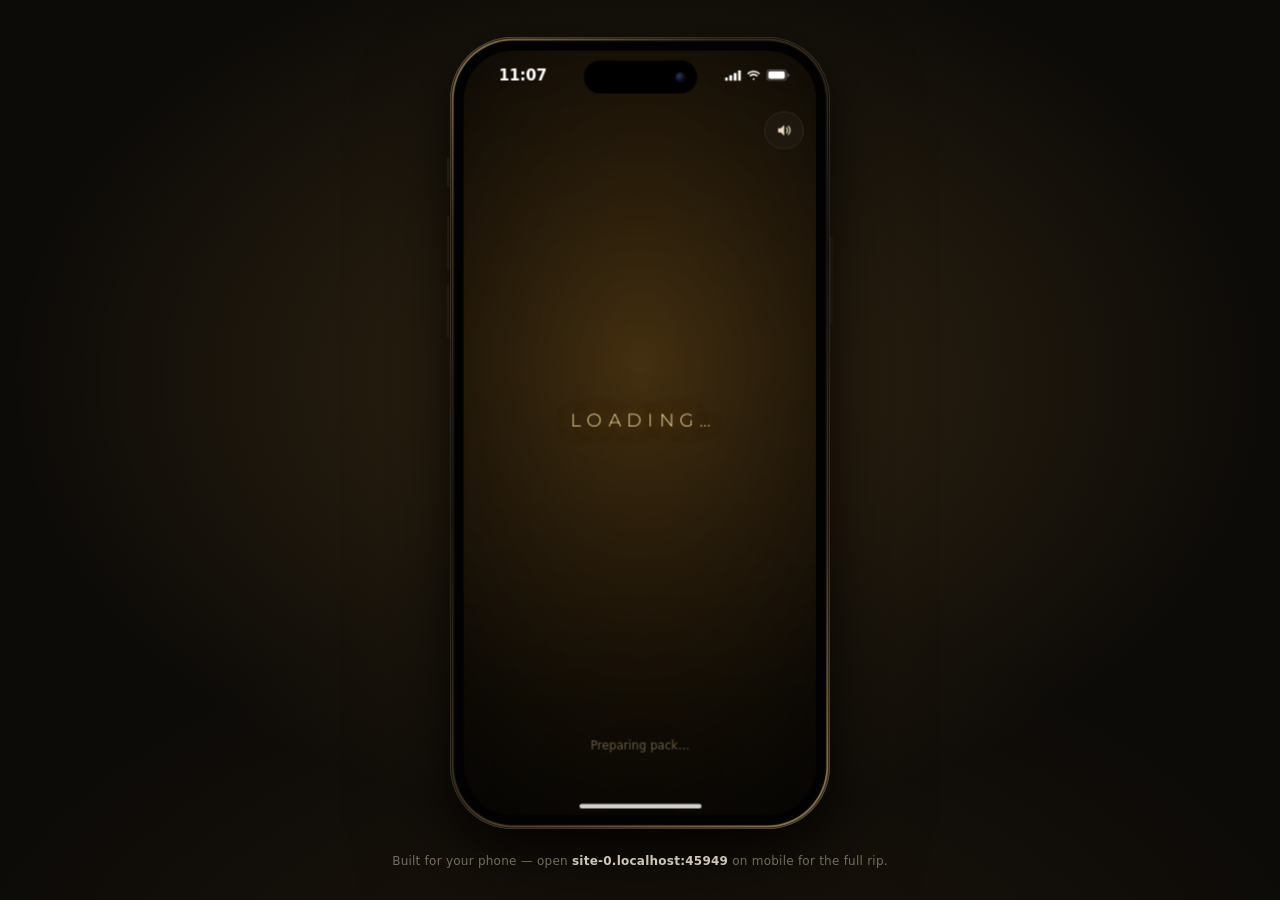
<file: index.html>
<!DOCTYPE html>
<html lang="en">
  <head>
    <meta charset="UTF-8" />
    <meta name="viewport" content="width=device-width, initial-scale=1, maximum-scale=1, user-scalable=no, viewport-fit=cover" />
    <title>OpenPack FC — tear it open</title>
    <meta name="description" content="Rip open a pack of football player cards — real stars, real walkouts." />
    <meta name="theme-color" content="#0d0b08" />
    <!-- added to a home screen it runs full-screen, under a translucent status bar -->
    <meta name="mobile-web-app-capable" content="yes" />
    <meta name="apple-mobile-web-app-capable" content="yes" />
    <meta name="apple-mobile-web-app-status-bar-style" content="black-translucent" />
    <meta name="apple-mobile-web-app-title" content="OpenPack FC" />
    <!-- MOBILE FIRST. The app is designed for a phone: on a wide, mouse-driven screen
         it hands over to phone.html, which runs this page inside an iPhone frame (as
         an iframe with a true 393×852 viewport). Inside the frame (?phone=1) there are
         no real safe-area insets, so the frame's status bar + home indicator are
         cleared via --safe-* instead. ?noframe keeps a desktop on the bare page.
         First thing in <head>, so a redirect fires before anything else loads. -->
    <script>
      (function () {
        var q = new URLSearchParams(location.search);
        if (q.has("phone")) document.documentElement.classList.add("in-phone");
        else if (!q.has("noframe") && matchMedia("(min-width: 700px) and (min-height: 600px) and (pointer: fine)").matches)
          location.replace("phone.html" + location.search + location.hash);
      })();
    </script>
    <link rel="icon" type="image/svg+xml" href="data:image/svg+xml,%3Csvg xmlns='http://www.w3.org/2000/svg' viewBox='0 0 100 100'%3E%3Cdefs%3E%3CradialGradient id='b' cx='0.34' cy='0.28' r='0.84'%3E%3Cstop offset='0' stop-color='%23fff8dc'/%3E%3Cstop offset='0.26' stop-color='%23f4d57f'/%3E%3Cstop offset='0.6' stop-color='%23cc9830'/%3E%3Cstop offset='0.86' stop-color='%237b4f14'/%3E%3Cstop offset='1' stop-color='%233a2206'/%3E%3C/radialGradient%3E%3ClinearGradient id='p' x1='0' y1='0' x2='1' y2='1'%3E%3Cstop offset='0' stop-color='%236a4512'/%3E%3Cstop offset='1' stop-color='%231f1305'/%3E%3C/linearGradient%3E%3CradialGradient id='s' cx='0.36' cy='0.3' r='0.78'%3E%3Cstop offset='0' stop-color='%23fff' stop-opacity='0.4'/%3E%3Cstop offset='0.42' stop-color='%23fff' stop-opacity='0'/%3E%3Cstop offset='1' stop-color='%23000' stop-opacity='0.5'/%3E%3C/radialGradient%3E%3CclipPath id='c'%3E%3Ccircle cx='50' cy='50' r='46'/%3E%3C/clipPath%3E%3C/defs%3E%3Cg clip-path='url(%23c)'%3E%3Ccircle cx='50' cy='50' r='46' fill='url(%23b)'/%3E%3Cpath d='M50.00 36.50 L50.00 25.50 M62.84 45.83 L73.30 42.43 M57.94 60.92 L64.40 69.82 M42.06 60.92 L35.60 69.82 M37.16 45.83 L26.70 42.43 M61.89 16.86 L77.84 28.45 M85.19 51.07 L79.10 69.82 M59.86 83.80 L40.14 83.80 M20.90 69.82 L14.81 51.07 M22.16 28.45 L38.11 16.86 M42.65 2.89 L42.30 0.60 M57.35 2.89 L57.70 0.60 M92.54 28.45 L94.60 27.41 M97.08 42.43 L99.37 42.06 M83.64 83.80 L85.27 85.44 M71.75 92.43 L72.81 94.50 M28.25 92.43 L27.19 94.50 M16.36 83.80 L14.73 85.44 M2.92 42.43 L0.63 42.06 M7.46 28.45 L5.40 27.41' stroke='%237e5a1e' stroke-width='1.6' fill='none' stroke-opacity='0.8'/%3E%3Cpath d='M50.00 25.50 L38.11 16.86 L42.65 2.89 L57.35 2.89 L61.89 16.86 Z M73.30 42.43 L77.84 28.45 L92.54 28.45 L97.08 42.43 L85.19 51.07 Z M64.40 69.82 L79.10 69.82 L83.64 83.80 L71.75 92.43 L59.86 83.80 Z M35.60 69.82 L40.14 83.80 L28.25 92.43 L16.36 83.80 L20.90 69.82 Z M26.70 42.43 L14.81 51.07 L2.92 42.43 L7.46 28.45 L22.16 28.45 Z' fill='url(%23p)'/%3E%3Cpath d='M50.00 36.50 L62.84 45.83 L57.94 60.92 L42.06 60.92 L37.16 45.83 Z' fill='url(%23p)'/%3E%3Ccircle cx='50' cy='50' r='46' fill='url(%23s)'/%3E%3C/g%3E%3Ccircle cx='50' cy='50' r='45' fill='none' stroke='%233a2206' stroke-width='2.4' stroke-opacity='0.6'/%3E%3C/svg%3E" />
    <link rel="stylesheet" href="src/base.css" />
    <link rel="stylesheet" href="src/card.css" />
    <!-- THE FONTS — the card face (Barlow Condensed) and the display face for the UI
         headings (Cinzel, an engraved Roman capital — the awards-night register) — loaded
         NON-BLOCKING (media=print, then swapped in on load) so a slow or blocked font CDN
         can never hold up first paint. Cards are PAINTED into images (src/cardart.js), so
         it waits for this sheet + the faces before drawing one, and falls back to a system
         condensed face if they never arrive. The UI falls back to a classical serif. -->
    <link rel="preconnect" href="https://fonts.googleapis.com" />
    <link rel="preconnect" href="https://fonts.gstatic.com" crossorigin />
    <link id="font-css" rel="stylesheet" media="print" onload="this.media='all';this.dataset.ready=1"
          href="https://fonts.googleapis.com/css2?family=Barlow+Condensed:ital,wght@0,500;0,600;0,700;0,800;1,700;1,800&family=Cinzel:wght@500;700;800&family=Montserrat:wght@300&display=swap" />
    <!-- FIRST-OPEN: kick the slow critical resources off at HTML-parse time instead of
         waiting for the ESM waterfall to discover them. Without these, three.js only
         downloads after index→select3d.js download+parse, and the hi-res foil textures
         only after select3d.js runs — so on a cold first open they start 2–3 round-trips
         late. Over HTTP/2 these hints fetch everything in parallel up front. -->
    <!-- the carousel engine, SELF-HOSTED (vendored MINIFIED build, ~167KB gz): served
         same-origin over the connection already open for the page — no third-party DNS/TLS
         to a CDN on first open — and pulled NOW rather than after the ESM waterfall finds it -->
    <link rel="modulepreload" href="vendor/three.module.min.js" />
    <!-- the two hi-res WebPs the 3D carousel maps onto its packs — and the 3D tear-pack
         composites the same pair into its texture atlas (front + back print).
         The hi-res pair GATES the visible intro (it waits on their decode), so start them
         at parse time rather than when select3d.js gets around to loadImg().
         crossorigin REQUIRED — select3d.js loads them via an Image with crossOrigin
         ="anonymous" (CORS mode); a no-CORS preload wouldn't match and would fetch twice.
         The pair is device-split: phones (pointer:coarse) fetch the smaller -720 variants
         the carousel actually maps there, desktops the full-res ones — so neither pulls
         a texture it won't use. (Mirrors MOBILE_TEX in select3d.js.) -->
    <link rel="preload" as="image" href="assets/pack-hi.webp"          media="(pointer: fine)"   fetchpriority="high" crossorigin />
    <link rel="preload" as="image" href="assets/pack-hi-720.webp"      media="(pointer: coarse)" fetchpriority="high" crossorigin />
    <link rel="preload" as="image" href="assets/pack-back-hi.webp"     media="(pointer: fine)"   crossorigin />
    <link rel="preload" as="image" href="assets/pack-back-hi-720.webp" media="(pointer: coarse)" crossorigin />
    <!-- flatten the local module waterfall too (each is small, but ESM discovers them
         level by level — preloading the entry points collapses ~2 round-trips into one) -->
    <link rel="modulepreload" href="src/select3d.js" />
    <link rel="modulepreload" href="src/sfx.js" />
    <link rel="modulepreload" href="src/reveal.js" />
    <link rel="modulepreload" href="src/pack3d/index.js" />
    <link rel="modulepreload" href="src/pack3d/asset.js" />
    <link rel="modulepreload" href="src/pack3d/view.js" />
    <link rel="modulepreload" href="src/pack3d/geometry.js" />
    <link rel="modulepreload" href="src/pack3d/textures.js" />
    <link rel="modulepreload" href="src/pack3d/deformer.js" />
    <!-- three.js for the 3D pack-selection carousel (no build step → vendored ESM) -->
    <script type="importmap">
      { "imports": { "three": "./vendor/three.module.min.js" } }
    </script>
    <style>
      :root {
        color-scheme: dark;
        /* the display face for UI headings (stamps, captions, buttons): an engraved Roman
           capital, the awards-night register. The card faces keep Barlow Condensed. */
        --display: "Cinzel", "Trajan Pro", "Cormorant Garamond", Georgia, "Times New Roman", serif;
        /* the Ballon d'Or's own wordmark is a light, wide, monoline geometric capital —
           Montserrat Light is the open stand-in (used for the start gate's line) */
        --wordmark: "Montserrat", "Gotham", "Avenir Next", "Century Gothic", "Helvetica Neue", Arial, sans-serif;
        /* the device's safe areas — every edge-pinned control pads by these */
        --safe-top: env(safe-area-inset-top, 0px);
        --safe-right: env(safe-area-inset-right, 0px);
        --safe-bottom: env(safe-area-inset-bottom, 0px);
        --safe-left: env(safe-area-inset-left, 0px);
      }
      /* inside phone.html's iPhone frame: clear its status bar / Dynamic Island and
         home indicator, as iOS would report for a full-screen app */
      html.in-phone {
        --safe-top: 54px;
        --safe-right: 0px;
        --safe-bottom: 30px;
        --safe-left: 0px;
      }
      html, body {
        margin: 0;
        height: 100%;
        /* an awards night: a soft amber glow pooled behind the centre, warm black all round */
        background:
          radial-gradient(900px 640px at 50% 40%, rgba(255, 181, 71, 0.14), transparent 62%),
          radial-gradient(120% 90% at 50% 104%, rgba(0, 0, 0, 0.5), transparent 60%),
          #0d0b08;
        overflow: hidden;
        /* Kill the browser's native pull-to-refresh / overscroll bounce. Without this,
           a fast tap-flick or fan-drag with any downward drift — landing on the gaps
           BETWEEN cards, where no touch-action:none applies — bubbles to the document
           and Chrome/Android treats it as pull-to-refresh, RELOADING the whole page
           mid-game. touch-action:manipulation and user-scalable=no don't cover this;
           only overscroll-behavior does. */
        overscroll-behavior: none;
        /* Native system stack — no webfont is loaded, so lead with each platform's
           own UI face (SF on iOS, Roboto on Android, Segoe on Windows): zero network
           weight and intentional type on the very first frame. */
        font-family: -apple-system, BlinkMacSystemFont, system-ui, "Segoe UI", Roboto, "Helvetica Neue", Arial, sans-serif;
        color: #fff6e3;
        /* iOS ignores user-scalable=no, so kill the gestures that zoom/blow up the
           cards: double-tap-to-zoom, the long-press image preview, and selection. */
        touch-action: manipulation;
        -webkit-touch-callout: none;
        -webkit-user-select: none;
        user-select: none;
      }
      img { -webkit-user-drag: none; -webkit-touch-callout: none; }

      #pack-stage {
        position: fixed;
        inset: 0;
        display: flex;
        align-items: center;
        justify-content: center;
        touch-action: none; /* the slash drives the tear, never scrolls */
        z-index: 2;
        /* the "tell": the hidden hit's tier colour + a 0–1 heat scalar (set by
           pack.setTell). The idle rarity halo + tinted sparks read these so the
           sealed pack foreshadows what's inside. */
        --tell: #ffd49e;
        --idle-heat: 0;
        transition: transform 0.7s cubic-bezier(0.45, 0, 0.7, 0.45), opacity 0.6s;
        /* NB: will-change is NOT held at idle — promoting the whole pack layer
           during the tear costs mobile texture memory. It's added only for the
           exit slide (body.revealing below), a frame before the transform runs. */
      }
      /* once the pack is open, the remaining big half slides off — in the direction
         set by the tear (see pack.js: --exit-*, in px so iOS animates it), away from
         the opening, uncovering the cards behind it */
      body.revealing #pack-stage {
        pointer-events: none;
        transform: translate(var(--exit-x, 0px), var(--exit-y, 0px)) rotate(var(--exit-rot, 0deg));
        opacity: 0;
        will-change: transform, opacity; /* promote the layer just for the slide */
      }
      /* the 3D pack's BACK pop: the cards leapt out in FRONT of the wrapper, so for the
         drop the stage sinks under the reveal (z 1, later in the DOM) — the blown-open
         sheet falls away BEHIND the cards instead of sweeping over them */
      #pack-stage.cards-over { z-index: 1; }

      /* ---- the procedural 3D foil pack (src/pack3d) --------------------------
       * A transparent WebGL canvas fills the stage; the pack is drawn at the viewport
       * centre, sized so the card INSIDE it projects to exactly --card-detail-w (the
       * DOM reveal card behind the canvas), so the hand-off to the reveal is seamless.
       * The SVG rules further down still serve the ?pack=svg / no-WebGL fallback. */
      .pack3d-wrap {
        position: absolute;
        inset: 0;
        opacity: 0; /* hidden until the card stack is prepared (setArmed → .ready) */
        transition: opacity 0.45s ease;
        isolation: isolate;
      }
      .pack3d-wrap.ready { opacity: 1; }
      /* the idle float, only once the pack has settled into your hand (not during the
         carousel hand-off, whose landed hero must match a still pack). It rides
         .pack3d-body — the canvas + grip dot — NOT the wrap, so the Flip / Open buttons
         and the cue text underneath hold still while the pack bobs. The `float`
         keyframes start 6px up / 0.4° over, so view.js never just toggles .settled: its
         child .pack3d-glide carries a counter-transform that eases the bob's amplitude
         IN from the landed still and back OUT to the exact rest pose on a grip / open
         (startFloat / stopFloat) — switching the animation on or off cold is a snap.
         view.js pauses it inline while it eases out, then removes .settled. */
      .pack3d-body { position: absolute; inset: 0; }
      .pack3d-glide { position: absolute; inset: 0; }
      .pack3d-wrap.settled .pack3d-body { animation: float 5s ease-in-out infinite; }
      .pack3d-canvas {
        display: block;
        width: 100%;
        height: 100%;
        touch-action: none;
        cursor: grab;
        -webkit-user-select: none;
        user-select: none;
        -webkit-touch-callout: none;
      }
      .pack3d-wrap.tearing .pack3d-canvas { cursor: grabbing; }
      /* the tell halo sits behind the canvas at the pack's rect (sized from JS) */
      .pack3d-wrap .pack-glow { left: 50%; top: 50%; width: 40vmin; height: 60vmin; }
      .pack3d-wrap.ready .pack-glow { animation: heartbeat 4.6s ease-in-out infinite; }
      #pack-stage.chase .pack3d-wrap.ready .pack-glow { animation-duration: 3.1s; }
      /* gripped: the room goes dark (src/openlight.js) and the halo goes with it — the
         only light left is the seam, and then what escapes through the tear */
      .pack3d-wrap.lit .pack-glow { animation: none; opacity: 0; transition: opacity 0.6s ease; }
      .pack3d-wrap.opening .pack-glow { animation: none; opacity: 0; }
      /* the grip marker: a pulsing dot at the notch (front) / the seam top (back),
         positioned from the projected 3D point. Stronger on a first-ever pack. */
      .pack3d-notch {
        position: absolute;
        left: 0; top: 0;
        width: 14px; height: 14px;
        margin: -7px 0 0 -7px;
        border-radius: 50%;
        pointer-events: none;
        background: radial-gradient(circle, #fff 0%, rgba(255, 222, 150, 0.95) 42%, transparent 72%);
        box-shadow: 0 0 14px 4px rgba(255, 210, 150, 0.65);
        opacity: 0;
        transition: opacity 0.3s ease;
        animation: notchPulse 1.6s ease-in-out infinite;
      }
      .pack3d-wrap.ready .pack3d-notch { opacity: 0.55; }
      .pack3d-wrap.ready.guide .pack3d-notch { opacity: 1; }
      .pack3d-wrap.tearing .pack3d-notch, .pack3d-wrap.opening .pack3d-notch { opacity: 0; }
      @keyframes notchPulse {
        0%, 100% { transform: scale(0.8); }
        50% { transform: scale(1.35); }
      }
      /* keyboard-accessible controls: flip the pack over / open it without dragging */
      .pack3d-ui {
        position: absolute;
        left: 0; right: 0;
        bottom: calc(58px + var(--safe-bottom));
        display: flex;
        justify-content: center;
        gap: 10px;
        opacity: 0;
        transition: opacity 0.35s ease;
        pointer-events: none;
      }
      .pack3d-wrap.ready .pack3d-ui { opacity: 1; pointer-events: auto; }
      .pack3d-wrap.tearing .pack3d-ui, .pack3d-wrap.opening .pack3d-ui { opacity: 0; pointer-events: none; }
      .pack3d-btn {
        appearance: none;
        font-family: var(--display);
        font-weight: 700;
        font-size: 12px;
        letter-spacing: 0.16em;
        text-transform: uppercase;
        color: #eef2f8;
        background: rgba(20, 24, 33, 0.72);
        border: 1px solid var(--line, #2a313f);
        border-radius: 999px;
        padding: 10px 16px;
        cursor: pointer;
        backdrop-filter: blur(6px);
        -webkit-tap-highlight-color: transparent;
      }
      .pack3d-btn:focus-visible { outline: 2px solid var(--accent, #f2c54b); outline-offset: 2px; }
      .pack3d-cue {
        position: absolute;
        left: 0; right: 0;
        bottom: calc(26px + var(--safe-bottom));
        margin: 0;
        text-align: center;
        font-size: 13px;
        color: #9aa3b2;
        pointer-events: none;
        opacity: 0;
        transition: opacity 0.35s ease;
      }
      .pack3d-wrap.ready .pack3d-cue { opacity: 1; }
      .pack3d-wrap.tearing .pack3d-cue, .pack3d-wrap.opening .pack3d-cue { opacity: 0; }
      /* ?packdebug — the developer panel: route, progress scrubber, yaw/pitch, stats */
      .pack3d-debug {
        position: fixed; left: 8px; top: calc(8px + var(--safe-top)); z-index: 30;
        display: grid; gap: 6px; padding: 10px 12px; width: 280px;
        background: rgba(10, 14, 22, 0.88); border: 1px solid #2a313f; border-radius: 10px;
        font: 11px/1.4 ui-monospace, monospace; color: #cfd6e2;
      }
      .pack3d-debug label { display: grid; grid-template-columns: 56px 1fr 40px; align-items: center; gap: 6px; }
      .pack3d-debug input[type=range] { width: 100%; }
      .pack3d-debug button { font: inherit; padding: 4px 8px; }
      .pack3d-stats { margin: 0; white-space: pre-wrap; color: #8fd; }

      /* wraps the pack svg + the spark layer so both bob together on the idle float */
      .pack-wrap {
        position: relative;
        display: inline-block;
        animation: float 5s ease-in-out infinite;
        will-change: transform;
        isolation: isolate; /* contain the light layer's negative z-index behind the foil */
      }
      /* The card's glow, in its OWN layer behind the foil (z-index:-1). It floats with
         the pack, but on exit it counter-slides by the SAME amount #pack-stage moves,
         so it stays put with the card (the bulb) while the foil (the box) slides off.
         Same transition as #pack-stage → the two cancel exactly at every moment. It
         still fades, since it inherits the stage's opacity:0. */
      .pack-light {
        position: absolute;
        inset: 0;
        overflow: visible;
        pointer-events: none;
        z-index: -1;
        transition: transform 0.7s cubic-bezier(0.45, 0, 0.7, 0.45);
      }
      body.revealing .pack-light {
        transform: translate(calc(var(--exit-x, 0px) * -1), calc(var(--exit-y, 0px) * -1));
      }
      .pack {
        display: block;
        width: calc(var(--card-detail-w) * 1.1); /* just larger than the card it holds — hugs the card, not a giant sleeve */
        height: auto;
        overflow: visible;
        cursor: crosshair;
        user-select: none;
        -webkit-user-select: none;
        -webkit-touch-callout: none;
        -webkit-user-drag: none; /* never let a drag lift a ghost copy of the art */
        filter:
          drop-shadow(0 26px 52px rgba(0, 0, 0, 0.6))
          drop-shadow(0 0 13px rgba(255, 196, 92, 0.24)); /* gold rim glow — breathes via @keyframes rim */
        animation: rim 4.6s ease-in-out infinite; /* float now lives on .pack-wrap (carries the sparks too) */
        opacity: 0; /* stay hidden until the card stack is prepared (pack.js adds .ready) */
        transition: opacity 0.45s ease;
      }
      /* armed = the booster's card stack is rendered behind it; only then does the
         pack fade in so there's never a pack with nothing to open behind it */
      .pack.ready { opacity: 1; }

      /* Rarity TELL halo — a rarity-tinted bloom behind the pack that BREATHES on a
         heartbeat. Its opacity scales with --idle-heat, so it's invisible for a dud
         and only swells in when something rare is sealed inside (the foreshadow).
         Sits behind the foil (z-index:-1, like .pack-light); compositor-only
         (opacity + scale), never animates the filter property. */
      .pack-glow {
        position: absolute;
        left: 50%; top: 50%;
        width: 134%; height: 122%;
        transform: translate(-50%, -50%) scale(1);
        border-radius: 50%;
        pointer-events: none;
        z-index: -1;
        opacity: 0;
        background: radial-gradient(closest-side,
          color-mix(in srgb, var(--tell, #ffd49e) 80%, #fff) 0%,
          var(--tell, #ffb877) 34%,
          transparent 72%);
        filter: blur(16px); /* STATIC blur — never animated */
        mix-blend-mode: screen;
      }
      .pack.ready ~ .pack-glow { animation: heartbeat 4.6s ease-in-out infinite; }
      @keyframes heartbeat {
        0%        { opacity: calc(var(--idle-heat, 0) * 0.5);  transform: translate(-50%, -50%) scale(1); }
        14%       { opacity: calc(var(--idle-heat, 0) * 0.85); transform: translate(-50%, -50%) scale(1.06); }
        28%       { opacity: calc(var(--idle-heat, 0) * 0.6);  transform: translate(-50%, -50%) scale(1.02); }
        46%       { opacity: calc(var(--idle-heat, 0) * 0.78); transform: translate(-50%, -50%) scale(1.05); }
        70%, 100% { opacity: calc(var(--idle-heat, 0) * 0.5);  transform: translate(-50%, -50%) scale(1); }
      }
      @media (prefers-reduced-motion: reduce) {
        .pack.ready ~ .pack-glow { animation: none; opacity: calc(var(--idle-heat, 0) * 0.6); }
      }
      /* CHASE idle — a top-tier card is sealed inside (#pack-stage.chase, set by
         pack.setTell for Team of the Year / Legend): the breathing halo quickens and the crimp
         beam sweeps faster, so the sealed pack feels restless before you even tear. */
      #pack-stage.chase .pack.ready ~ .pack-glow { animation-duration: 3.1s; }
      #pack-stage.chase .pack.ready ~ .crimp-streak .cs-beam { animation-duration: 1.9s; }
      .pack image {
        -webkit-user-drag: none;
        pointer-events: none; /* the <g> handlers drive the tear; the image never grabs the drag */
      }

      /* FIRST-RUN gesture hint — a glowing dot rides a dashed path down the foil to
         DEMONSTRATE the tear drag. Shown only on the first-ever pack (.pack-wrap.guide,
         set in pack.js setArmed) and removed the instant the player grabs to tear. It's
         a single tiny element, idle-only, and never runs during a tear, so the `top`
         animation here costs nothing that matters. */
      .tear-guide {
        position: absolute;
        inset: 0;
        pointer-events: none;
        opacity: 0;
        transition: opacity 0.45s ease;
        z-index: 2;
      }
      .pack-wrap.guide .tear-guide { opacity: 1; }
      .pack-wrap.tearing .tear-guide,
      .pack-wrap.opening .tear-guide { opacity: 0; }
      .tg-line {
        position: absolute;
        left: 50%; top: 12%;
        width: 3px; height: 70%;
        transform: translateX(-50%);
        border-radius: 3px;
        background: repeating-linear-gradient(to bottom,
          rgba(255, 240, 215, 0.6) 0 6px, transparent 6px 13px);
        opacity: 0.7;
      }
      .tg-dot {
        position: absolute;
        left: 50%; top: 12%;
        width: 16px; height: 16px;
        margin-left: -8px; margin-top: -8px;
        border-radius: 50%;
        background: radial-gradient(circle, #fff 0%, rgba(255, 222, 150, 0.95) 42%, transparent 72%);
        box-shadow: 0 0 16px 5px rgba(255, 210, 150, 0.7);
        animation: tg-travel 2.4s cubic-bezier(0.5, 0, 0.5, 1) infinite;
      }
      @keyframes tg-travel {
        0%   { top: 12%; opacity: 0; transform: scale(0.6); }
        12%  { opacity: 1; transform: scale(1); }
        55%  { top: 82%; opacity: 1; transform: scale(1); }
        72%  { top: 82%; opacity: 0; transform: scale(0.9); }
        100% { top: 82%; opacity: 0; transform: scale(0.9); }
      }
      @media (prefers-reduced-motion: reduce) {
        .tg-dot { animation: none; opacity: 0.85; top: 32%; }
      }

      /* the rip overlay — sits OVER the foil but OUTSIDE the drop-shadow-filtered
         .pack, so updating the crack each frame never re-rasters the big foil
         through that filter (the real mobile slice-lag). Unfiltered + no per-frame
         blur: the dark slit is a flat fill, the gold reads as light via screen
         blend alone (crisp is fine in motion; the commit bloom adds the soft glow). */
      .pack-cut {
        position: absolute;
        inset: 0;
        overflow: visible;
        pointer-events: none;
        z-index: 1; /* over the foil */
      }
      /* the WebGL "流光" canvas — overlays the pack exactly like .pack-cut, sits over
         the dark slit, and screen-blends so its additive gold reads as LIGHT leaking
         out of the tear. Sized in JS (flowlight.js) to the pack's box. */
      .gap-glow-gl {
        position: absolute;
        inset: 0;
        width: 100%;
        height: 100%;
        pointer-events: none;
        z-index: 2; /* just over the dark crack */
        mix-blend-mode: screen;
      }

      /* PERF: while a tear is underway (.pack-wrap.tearing, set in floatOn) freeze
         every ambient animation so the whole mobile raster/composite budget goes to
         the rip. They resume seamlessly on release. The .pack `rim` one matters
         most — it animated the drop-shadow FILTER on the very foil being redrawn. */
      .pack-wrap.tearing .pack,
      .pack-wrap.tearing .pack-sheen,
      .pack-wrap.tearing .pack-glow,
      .pack-wrap.tearing .crimp-streak .cs-beam { animation-play-state: paused; }
      .scene-fx.paused .float-dust { animation-play-state: paused; visibility: hidden; }
      /* once the pack opens, the reveal stage covers the backdrop — freeze the drifting
         dust so the compositor isn't recompositing it behind the (already busy) reveal
         every frame. It resumes on "Open another". */
      body.revealing .scene-fx .float-dust { animation-play-state: paused; visibility: hidden; }
      /* the OPEN burst: kill the rim animation AND the drop-shadow filter on the
         foil, so the two pieces flinging apart don't re-raster the whole foil
         through a filter every frame (mobile jank). animation:none is required —
         an animated `filter` would otherwise override any inline/static value. */
      .pack-wrap.opening .pack { animation: none; filter: none; }

      /* The tear-trigger guide (drawn in pack.js as .tear-zone): the top & bottom
         crimp strips where a press starts a tear (not the sides or face). Hidden
         until the "Tear zone" toggle adds body.show-tear-zone — a debug aid you toggle. */
      .tear-zone {
        fill: color-mix(in srgb, var(--accent, #6ea8fe) 18%, transparent);
        stroke: var(--accent, #6ea8fe);
        stroke-width: 1.5;
        stroke-dasharray: 7 5;
        pointer-events: none;
        opacity: 0;
        transition: opacity 0.25s ease;
      }
      body.show-tear-zone .tear-zone { opacity: 1; }

      /* SOUND control — a mute toggle + volume slider, top-right. Unlike the other
         floating controls it stays available through the reveal, so you can quiet a
         loud chime mid-celebration. Volume + mute persist (see src/sfx.js keys). */
      .audio-ctrl {
        position: fixed;
        top: calc(14px + var(--safe-top));
        right: calc(14px + var(--safe-right));
        z-index: 11;
        display: flex;
        align-items: center;
        gap: 8px;
        padding: 5px 12px 5px 6px;
        border-radius: 999px;
        background: rgba(33, 27, 19, 0.74);
        border: 1px solid var(--line, #3b3022);
        backdrop-filter: blur(6px);
      }
      .audio-btn {
        appearance: none;
        display: grid;
        place-items: center;
        width: 30px;
        height: 30px;
        padding: 0;
        border: 0;
        border-radius: 50%;
        background: transparent;
        color: #e9dcbf;
        cursor: pointer;
        transition: color 0.15s;
      }
      .audio-btn:hover { color: #fff6e3; }
      .audio-btn svg { width: 18px; height: 18px; }
      .audio-btn .ic-off { display: none; }
      .audio-ctrl.muted .audio-btn { color: #8a7a5a; }
      .audio-ctrl.muted .audio-btn .ic-on { display: none; }
      .audio-ctrl.muted .audio-btn .ic-off { display: block; }
      .audio-vol {
        appearance: none;
        -webkit-appearance: none;
        width: 78px;
        height: 4px;
        border-radius: 999px;
        background: var(--line, #3b3022);
        outline: none;
        cursor: pointer;
      }
      .audio-vol::-webkit-slider-thumb {
        -webkit-appearance: none;
        appearance: none;
        width: 13px;
        height: 13px;
        border-radius: 50%;
        background: #f7e4aa;
        box-shadow: 0 0 6px rgba(255, 196, 92, 0.55);
      }
      .audio-vol::-moz-range-thumb {
        width: 13px;
        height: 13px;
        border: 0;
        border-radius: 50%;
        background: #f7e4aa;
        box-shadow: 0 0 6px rgba(255, 196, 92, 0.55);
      }
      .audio-ctrl.muted .audio-vol { opacity: 0.4; }
      /* On a phone the top nav is centred and the screen is narrow, so the slider
         would collide with it — collapse to just the mute button (hardware volume
         covers level on mobile). The pill then tucks clear into the top-right. */
      @media (max-width: 520px) {
        .audio-vol { display: none; }
        .audio-ctrl { padding: 5px 6px; }
      }

      @keyframes float {
        0%, 100% { transform: translateY(-6px) rotate(-0.4deg); }
        50% { transform: translateY(6px) rotate(0.4deg); }
      }
      /* rim light — the warm glow hugging the pack swells and settles */
      @keyframes rim {
        0%, 100% { filter: drop-shadow(0 26px 52px rgba(0,0,0,.6)) drop-shadow(0 0 10px rgba(255,196,92,.16)); }
        50%      { filter: drop-shadow(0 26px 52px rgba(0,0,0,.6)) drop-shadow(0 0 19px rgba(255,205,110,.34)); }
      }

      /* Specular sweep — a warm highlight band rolls across the foil every few
         seconds. The rect + #sheen gradient live in the SVG (see pack.js); screen
         blend brightens the foil it crosses, and the .sealed mask clips it to the pack. */
      .pack-sheen { opacity: 0; pointer-events: none; animation: sheen 5.4s ease-in-out infinite; }

      /* reactive specular gloss — a soft highlight that tracks the pointer (--gx/--gy
         set in pack.js), clipped to the foil by the pack art's own alpha (PNG mask),
         so the sealed pack reads as a HELD, reflective object. Desktop hover in
         practice; screen-blend brightens the foil. Frozen + hidden during a tear
         (it's a pure overlay — never affects the rip geometry).
         NB: the mask url MUST track PACK_IMG in pack.js if the art file is swapped. */
      .pack-gloss {
        position: absolute;
        inset: 0;
        pointer-events: none;
        opacity: 0;
        transition: opacity 0.3s ease;
        background: radial-gradient(circle at var(--gx, 50%) var(--gy, 40%),
          rgba(255, 255, 255, 0.34), rgba(255, 246, 224, 0.08) 28%, transparent 52%);
        mix-blend-mode: screen;
        -webkit-mask: url("assets/pack.webp") center / 100% 100% no-repeat;
        mask: url("assets/pack.webp") center / 100% 100% no-repeat;
      }
      .pack-wrap.glossing .pack-gloss { opacity: 1; }
      .pack-wrap.tearing .pack-gloss,
      .pack-wrap.opening .pack-gloss { opacity: 0; }

      /* edge sparks — REUSED verbatim from the light-study widget. The layer is
         pinned to the pack's TOP seal; each .spark is a white→transparent streak
         with a warm box-shadow glow that grows up FROM the seal (origin at its
         base) when pack.js flicks it. */
      .spark-layer {
        position: absolute;
        top: 0; left: 0;
        width: 100%; height: 10%; /* spans the crimp to its BOTTOM line — same as the crimp streak */
        pointer-events: none;
      }
      .spark {
        position: absolute;
        bottom: 0;            /* root at the BOTTOM of the seal (the crimp line) */
        width: 2.5px;
        height: 140%;         /* span up THROUGH the seal and out past the top edge */
        border-radius: 2px;
        background: linear-gradient(#fff, rgba(255, 180, 110, 0)); /* bright head clears into the dark; tail trails to the seal */
        /* glow warms toward the hidden hit's tier as the rarity heat rises */
        box-shadow: 0 0 8px color-mix(in srgb, var(--tell, #ffa050) calc(var(--idle-heat, 0) * 75%), rgba(255, 160, 80, 0.9));
        transform-origin: bottom center; /* grows up from the seal bottom */
        opacity: 0;
        pointer-events: none;
      }

      /* tear-reference line — a horizontal beam-light streak along the BOTTOM of the
         sealed crimp (the same 14% line the sparks root on). Bright centre + warm
         glow, spilling past the edges for an anamorphic glint; gently pulses. Fades
         in only once the pack is armed (sibling of .pack.ready). */
      .crimp-streak {
        position: absolute;
        top: 10%;                     /* the sealed line — bottom of the crimp */
        transform: translateY(-50%);  /* centre the thick line on it */
        left: 0; width: 100%;         /* span the full pack width, edge to edge
                                         (width:100% overrides the SVG's intrinsic 300px) */
        height: 24px;
        pointer-events: none;
        opacity: 0;
        overflow: visible;            /* let the beam's glow spill */
        transition: opacity 0.35s ease;
      }
      .pack.ready ~ .crimp-streak { opacity: 1; }
      .pack-wrap.tearing .crimp-streak { opacity: 0; } /* disappears the moment a tear starts */
      .cs-base, .cs-beam { fill: none; vector-effect: non-scaling-stroke; stroke-linecap: round; }
      .cs-base { stroke: rgba(255, 205, 150, 0.5); stroke-width: 9; }        /* thick, steady guide */
      .cs-beam {                                                            /* the rim-light beam */
        stroke: #fff; stroke-width: 9;
        stroke-dasharray: 15 200;     /* one short bright segment */
        filter: drop-shadow(0 0 6px rgba(255, 175, 90, 0.95)) drop-shadow(0 0 2px #fff);
      }
      .pack.ready ~ .crimp-streak .cs-beam { animation: csbeam 2.8s ease-in-out infinite alternate; }
      @keyframes csbeam { /* the beam sweeps left -> right, then back (alternate) */
        0%   { stroke-dashoffset: 0; }
        100% { stroke-dashoffset: -85; }
      }
      @keyframes sheen {
        0%   { transform: translateX(-170px); opacity: 0; }
        8%   { opacity: 1; }
        30%  { transform: translateX(330px); opacity: 1; }
        40%  { opacity: 0; }
        100% { transform: translateX(330px); opacity: 0; }
      }

      /* ---- pick → rip backdrop bridge -----------------------------------
       * The 3D picker (#select-stage, z5) fills the frame with an OPAQUE, lit
       * WebGL stage (warm black, an amber pool); the rip scene behind it is the page's
       * near-black bg. Cross-dissolving the canvas straight onto that dark page is a
       * hard light→dark jump. This layer paints the SAME lit palette as the carousel
       * shader (see BG_FRAG in select3d.js) directly behind everything, so when the
       * canvas dissolves out it reveals a MATCHING lit field — then it gently fades to
       * 0 (uncovering the dark page bg) AFTER the dissolve clears, so the scene settles
       * into the dark rip backdrop instead of cutting to it. Opacity crossfade (the
       * dark page bg shows through) — gradients can't transition smoothly, opacity can. */
      #scene-bg {
        position: fixed;
        inset: 0;
        z-index: 0; /* behind the floating dust (also z0; placed before it in DOM), the pack and the reveal */
        pointer-events: none;
        opacity: 0;
        /* leaving the picker (body.picking removed): hold lit THROUGH the ~0.4s canvas
           dissolve (delay), THEN darken into the page bg over a long, gentle settle.
           The old 0.85s ease dropped the lit field too fast and bottomed out hard — a
           visible bright→black snap. A ~1.7s ease-in-out is slow at BOTH ends (no sudden
           start, no hard landing on black), so the aurora recedes into the dark rip
           backdrop as one continuous brightness ramp rather than a cut. */
        transition: opacity 1.7s ease-in-out 0.38s;
        background:
          /* the amber pool behind the focused pack (centre, a little high) */
          radial-gradient(60% 46% at 50% 42%, rgba(255, 181, 71, 0.22), transparent 66%),
          /* gentle vignette so the corners settle, like the shader's */
          radial-gradient(120% 120% at 50% 50%, transparent 44%, rgba(4, 3, 2, 0.5) 100%),
          /* vertical palette: warm black stage floor → dark brown charcoal → a faint amber haze (bottom → top) */
          linear-gradient(to top, #0a0805 0%, #181209 56%, #261c12 100%);
      }
      /* entering/holding the picker: brighten the lit field back UP. The canvas fades
         in over it (REENTER_FADE ~0.6s), so this rides a touch slower (~0.8s ease-in-out)
         to match — a gentle dark→bright ramp on the way back, not a 0.4s pop. */
      body.picking #scene-bg { opacity: 1; transition: opacity 0.8s ease-in-out; }

      /* Floating gold dust — tiny champagne motes drifting up through the dark behind
         the pack and the reveal. The ONLY ambient light here (the big blurred bokeh
         discs that used to rise with them were cut — they read as lights blinking in
         front of the pack); matches the dust in the 3D carousel. Transform + opacity
         only (the blur is static), a handful of elements, so it costs the compositor
         next to nothing. Kept dim so the pack stays the one bright object. */
      .scene-fx { position: fixed; inset: 0; z-index: 0; pointer-events: none; overflow: hidden; }
      .float-dust {
        position: absolute; bottom: -6%;
        width: 10px; aspect-ratio: 1;
        border-radius: 50%;
        background: radial-gradient(circle, #fff6dc 0%, rgba(247, 228, 170, 0.9) 30%, rgba(212, 166, 58, 0) 70%);
        opacity: 0;
        filter: blur(var(--b, 0.5px));
        will-change: transform, opacity;
        animation: floatdust linear infinite;
      }
      @keyframes floatdust {
        0%   { transform: translate(0, 0) scale(var(--s, .6)); opacity: 0; }
        12%  { opacity: var(--o, .5); }
        50%  { transform: translate(var(--dx, 16px), -56vh) scale(var(--s, .6)); }
        88%  { opacity: var(--o, .5); }
        100% { transform: translate(0, -112vh) scale(var(--s, .6)); opacity: 0; }
      }

      .pack-fx {
        position: absolute;
        inset: 0;
        width: 100%;
        height: 100%;
        pointer-events: none; /* never block the slash */
      }

      .hint {
        position: fixed;
        left: 0;
        right: 0;
        bottom: calc(26px + var(--safe-bottom));
        text-align: center;
        font-size: 13px;
        color: #c8b78f;
        pointer-events: none;
      }

      /* ---- 3D pack-selection carousel (see src/select3d.js) --------------
       * Sits on top of everything (z 5) until you pick a pack. The three.js
       * canvas fills it; an HTML overlay carries the set name + OPEN button so we
       * don't pay for 3D text. On select the module fades this layer's opacity to
       * cross-dissolve into the SVG tear-pack behind it, then adds .gone. */
      #select-stage {
        position: fixed;
        inset: 0;
        z-index: 5;
        transition: opacity 0.45s ease;
      }
      #select-stage.gone { display: none; }

      /* ---- tap-to-start gate ---------------------------------------------
       * Browsers won't play audio before a user gesture, so the very first
       * carousel entrance (auto-played on load) would be SILENT. This gate sits
       * over everything on first load; the tap both unlocks the audio context and
       * triggers the entrance — so the fly-in has its whoosh/tap foley. It only
       * shows once (replays after a collect already have audio unlocked). */
      #start-gate {
        position: fixed;
        inset: 0;
        z-index: 6;
        display: flex;
        flex-direction: column;
        align-items: center;
        justify-content: center;
        gap: 1.4rem;
        border: 0;
        margin: 0;
        cursor: pointer;
        color: #fff6e3;
        font: inherit;
        background: radial-gradient(120% 90% at 50% 42%, rgba(120, 80, 20, 0.30), rgba(8, 6, 3, 0.62) 70%);
        -webkit-tap-highlight-color: transparent;
        transition: opacity 0.5s ease;
      }
      #start-gate.gone { opacity: 0; pointer-events: none; }
      /* Type only, no hero art: the line is set like the Ballon d'Or's own wordmark — a
         light, wide, monoline geometric capital (--wordmark), widely tracked in champagne
         gold. The whole screen is the tap target; the label is the <button> that gives
         it keyboard focus. Letter-spacing trails the last glyph, so the left padding
         carries one extra track to keep the line optically centred. */
      #start-gate .start-gate__label {
        margin: 0;
        padding: 0.7em 1em 0.7em calc(1em + 0.34em);
        border: 0;
        background: none;
        font-family: var(--wordmark);
        font-weight: 300;
        font-size: clamp(1.1rem, 5vw, 1.5rem);
        letter-spacing: 0.34em;
        line-height: 1;
        white-space: nowrap;
        text-transform: uppercase;
        color: #f7e4aa;
        text-shadow: 0 0 18px rgba(212, 166, 58, 0.55), 0 2px 18px rgba(0, 0, 0, 0.55);
        cursor: pointer;
        -webkit-tap-highlight-color: transparent;
        animation: gatePulse 2s ease-in-out infinite;
        transition: transform 0.14s ease, opacity 0.2s ease;
      }
      #start-gate .start-gate__label:focus { outline: none; }
      #start-gate .start-gate__label:focus-visible { outline: 1px solid rgba(247, 228, 170, 0.5); outline-offset: 2px; }
      @keyframes gatePulse { 0%, 100% { opacity: 0.55; } 50% { opacity: 1; } }
      /* before the audio is ready the gate reads as "Loading…": the label breathes
         slower + dimmer, so the invitation to tap only arrives once whenReady() swaps
         the label (the gate stays tappable throughout). */
      #start-gate.loading .start-gate__label { animation-duration: 2.8s; opacity: 0.75; }
      /* the loading bar: a thin track whose fill tracks sfx audio-decode progress
         (set in JS from sfx.onReadyProgress). It only exists while loading — once the
         audio is ready it fades out and the label flips to "Tap to kick off". */
      #start-gate .start-gate__bar {
        display: block;
        width: clamp(120px, 40vw, 220px);
        height: 3px;
        border-radius: 999px;
        background: rgba(212, 166, 58, 0.2);
        overflow: hidden;
        opacity: 0;
        transition: opacity 0.45s ease;
      }
      #start-gate.loading .start-gate__bar { opacity: 1; } /* visible only while loading */
      #start-gate .start-gate__bar-fill {
        display: block;
        height: 100%;
        width: 0%;
        border-radius: inherit;
        background: linear-gradient(90deg, #d4a63a, #fff6dc);
        box-shadow: 0 0 10px rgba(255, 214, 110, 0.75);
        transition: width 0.3s ease;
      }

      /* ---- becomes tappable: the gate flips to .ready ---------------------
         whenReady() (audio decoded, label → "Tap to kick off") adds .ready. The new
         line resolves out of a soft blur, then breathes quicker than the loading idle
         so "you can tap now" reads as a clear change of state (paired with the ready
         ping in JS). */
      #start-gate.ready .start-gate__label {
        animation: gateLabelIn 0.7s ease-out, gatePulse 1.6s ease-in-out 0.7s infinite;
      }
      @keyframes gateLabelIn {
        from { opacity: 0; filter: blur(6px); }
        to   { opacity: 1; filter: blur(0); }
      }

      /* ---- tap feedback ---------------------------------------------------- */
      /* finger down anywhere: the line lights up full and presses in a touch */
      #start-gate.pressing .start-gate__label { animation: none; opacity: 1; transform: scale(0.96); }

      /* ---- the open: the line flares and dissolves ------------------------
         A quick swell + blur-out (0.4s, the MIN_OPEN the JS waits on) hands the
         screen straight to the carousel fly-in beneath. */
      #start-gate.opening .start-gate__label { animation: gateLabelOut 0.4s ease-out forwards; }
      #start-gate.opening .start-gate__bar   { opacity: 0; }
      @keyframes gateLabelOut {
        0%   { opacity: 1; transform: scale(1);    filter: blur(0); }
        100% { opacity: 0; transform: scale(1.12); filter: blur(5px); }
      }
      @media (prefers-reduced-motion: reduce) {
        #start-gate .start-gate__label,
        #start-gate.ready .start-gate__label { animation: none; }
        #start-gate.opening .start-gate__label { animation: none; opacity: 0; }
      }
      /* While the picker is up, the WebGL canvas is transparent — so the armed SVG
         tear-pack (#pack-stage, z 2) would otherwise show THROUGH it. Hide it until
         a pack is actually chosen (the handoff removes .picking just before the
         cross-dissolve, so the tear-pack is there to fade into). */
      body.picking #pack-stage { visibility: hidden; }
      body.picking .hint { opacity: 0; } /* pre-arming sets the tear hint — keep it hidden behind the picker */
      /* in the carousel, the gold dust lives INSIDE the 3D scene (select3d.js) — hide
         the flat CSS backdrop motes so they don't double up */
      body.picking .scene-fx { visibility: hidden; }

      /* ---- card-stack reveal (see src/reveal.js) -------------------------
       * The REAL card stack sits behind the pack (z-index 1) the whole time,
       * sized to fit inside it. The top card peeks through the tear gap as you
       * rip (the tear only cuts the foil — the cards stay whole). When the pack
       * opens it just drops away, uncovering that same stack IN PLACE — no
       * separate card popping out. Tapping flicks the top card off to the next. */
      .reveal {
        position: fixed;
        inset: 0;
        z-index: 1; /* behind the pack — stays behind; the pack drops away to uncover it */
        display: grid;
        place-items: center;
        /* the holo lean tilts the WHOLE stack as one slab (rotation applied to
           .reveal__stack in reveal.js) — its origin is this grid's centre, which is
           the stack's centre, so the deck leans symmetrically and every card keeps
           the same size (no per-card perspective trapezoid). */
        perspective: 1100px;
        --stackw: var(--card-detail-w); /* same size as the gallery's card — one card, one size (the bigger pack still covers it) */
        pointer-events: none; /* only the top card (once open) opts back in */
      }
      .reveal.hidden { display: none; }

      /* Floodlit backdrop — only painted in for a promo pull (Team of the Week and up).
         Layered conic + radial sweeps in the EDITION's colour (--tier-color) plus white
         warm light, drifting so the whole scene glows behind the card. Off by default;
         fades in when .iridescent. */
      .reveal__aura {
        position: absolute;
        inset: -20%;
        pointer-events: none;
        opacity: 0;
        /* default = fade-OUT timing: snappy, so it clears as the card leaves */
        transition: opacity 0.45s ease-out;
        background:
          radial-gradient(120% 90% at 30% 20%, color-mix(in srgb, var(--tier-color, #d4a63a) 60%, transparent), transparent 60%),
          radial-gradient(110% 90% at 75% 30%, rgba(255, 236, 200, 0.42), transparent 60%),
          radial-gradient(120% 100% at 50% 85%, color-mix(in srgb, var(--tier-color, #d4a63a) 45%, #0d0b08), transparent 62%),
          conic-gradient(from 0deg at 50% 50%,
            var(--tier-color, #d4a63a), #ffffff, color-mix(in srgb, var(--tier-color, #d4a63a) 55%, #0d0b08),
            var(--tier-color, #d4a63a), #fff3d0, color-mix(in srgb, var(--tier-color, #d4a63a) 70%, #ffffff), var(--tier-color, #d4a63a));
        background-blend-mode: screen;
        filter: blur(40px) saturate(1.2); /* STATIC — rastered once, then transform-only */
        will-change: opacity, transform; /* NOT filter — animating a 40px blur per frame janks mobile */
      }
      .reveal.iridescent .reveal__aura {
        opacity: 0.85;
        /* progressive build-IN: slow ramp so the colour washes in gradually */
        transition: opacity 1.6s ease-in;
        animation: aura-drift 12s linear infinite;
      }
      /* transform ONLY — the conic rotation still moves the colour; the blur/hue
         changes that used to live here re-rastered a full-screen 40px filter every
         frame (the reveal-effects jank on mobile). */
      @keyframes aura-drift {
        0%   { transform: rotate(0deg)   scale(1.05); }
        50%  { transform: rotate(180deg) scale(1.12); }
        100% { transform: rotate(360deg) scale(1.05); }
      }
      @media (prefers-reduced-motion: reduce) {
        .reveal.iridescent .reveal__aura { animation: none; }
      }

      .reveal__fx {
        position: absolute;
        inset: 0;
        width: 100%;
        height: 100%;
        pointer-events: none;
      }

      .reveal__stack {
        position: relative;
        width: var(--stackw);
        aspect-ratio: 63 / 88;
      }

      /* Each card sits in the stack at its depth (--d, 0 = top). The top card is
         what peeks through the gap and what's uncovered when the pack drops — it
         never springs or pops; it's simply there. */
      .reveal__slot {
        position: absolute;
        inset: 0;
        perspective: 1100px;
        /* while still inside the pack: tight + centered so no card edge pokes past
           the foil (only the top card shows, through the tear gap) */
        transform: scale(calc(1 - var(--d, 0) * 0.02));
        opacity: 1;
        transition: transform 0.5s ease, opacity 0.4s ease;
        touch-action: none;
        will-change: transform;
      }
      /* once the pack is open, the deck rests as a plain front-view stack — a small
         downward step just hints at the cards behind. The hand only fans out while
         you tap-and-hold, a motion driven slot-by-slot from reveal.js. */
      body.revealing .reveal__slot:not(.flung) {
        /* a small downward step PLUS a per-depth shrink so the deck recedes — each
           card behind is a touch smaller than the one in front (front = full size).
           The 0.01 step must match DEPTH_SHRINK in reveal.js. */
        transform:
          translateY(calc(var(--d, 0) * 5px))
          scale(calc(1 - var(--d, 0) * 0.01));
      }
      .reveal__slot.flung {
        /* flicked away to the next — direction + spin come from reveal.js so each
           flick throws a little differently (left/right), with weight. The card stays
           FULLY OPAQUE and above the deck the whole way (z from reveal.js): it's a
           real card swapped off the top, physically uncovering the one behind — never
           a dissolve. -180% clears the top of the screen before it parks. */
        transform: translateY(-180%) translateX(var(--fling-x, 0px)) rotate(var(--fling-rot, -6deg)) scale(1.02);
        opacity: 1;
        transition: transform 0.5s cubic-bezier(0.4, 0.1, 0.5, 1);
      }
      /* while you drag the deck into a fanned hand (reveal.js), the spring writes
         each slot's transform every frame — kill the CSS easing so it tracks 1:1 */
      .reveal.browsing .reveal__slot {
        transition: none;
      }
      /* The card is the SAME component as the gallery — no size/shadow overrides;
         it fills the slot because --stackw equals the card's own --card-detail-w. */
      .reveal__slot .card--detail {
        width: 100%;
        height: 100%;
        /* FLATTEN the card here. The detail card is a preserve-3d component (built for
           a 3D flip), but the reveal only ever shows it FACE-ON — the flip, the card
           back and the paper edge are never exercised. Meanwhile, on Android, layers
           that sit inside a 3D rendering context have their mix-blend-mode DROPPED or
           mis-composited by the GPU — so the holo/foil (.card__vfx, .card__glare,
           .card__sparkle all use color-dodge/overlay) renders as a flat opaque
           gradient smeared over the art ("broken skins"), only on Android. Removing
           the 3D context lets the blend modes composite as plain 2D layers, which
           Android handles correctly. Head-on the look is identical on every platform;
           the small holo tilt still works (the slot keeps the perspective). */
        transform-style: flat;
      }
      /* the back face + paper-edge plates only matter for the (unused) 3D flip; with
         the card flattened they'd just paint in DOM order over/under the face, so drop
         them — never visible face-on, and it removes needless compositing layers. */
      .reveal__slot .card__back,
      .reveal__slot .card__edge {
        display: none;
      }
      /* THE SCATTER (reveal.js scatter / pick) — the back pop blew the cards out of the
         3D pack; they land FACE DOWN and re-form a STACK (pack3d/view.js' burst + gather),
         which the DOM takes over at the rects it reports (.stacked: the poses ARE the
         deck's rest, so the CSS stack owns them from there and only the TOP card takes a
         tap). The reveal flattens the card component and drops its own back face
         (above), so each slot carries a back of its own: the card back art — the gold
         frame dimmed, SHAPED like the front — shown while the slot is .facedown, over
         the hidden card, with the frame's pre-blurred silhouette for its shadow (as
         .card__shade). Poses are inline (from reveal.js) until the stack settles. */
      .reveal__slot .slot__back {
        position: absolute;
        inset: 0;
        display: none;
        background: url("assets/card-back.webp") center / 100% 100% no-repeat;
        backface-visibility: hidden;
      }
      .reveal__slot .slot__back::before {
        content: "";
        position: absolute;
        inset: -10%;
        z-index: -1;
        background: rgba(0, 0, 0, 0.6);
        -webkit-mask: url("assets/frames/shade-gold.png") center / 100% 100% no-repeat;
        mask: url("assets/frames/shade-gold.png") center / 100% 100% no-repeat;
        transform: translateY(4%);
        pointer-events: none;
      }
      .reveal__slot.facedown .slot__back { display: block; }
      .reveal__slot.facedown .card { visibility: hidden; }
      .reveal.scatter .reveal__slot.facedown { cursor: pointer; }
      /* (a loose spread only) a card is up at the centre: the rest wait aside, smaller
         and dimmer — in the stack they stay put behind it, as the deck */
      .reveal.scatter:not(.stacked).picked .reveal__slot.facedown:not(.picking) { --shy: 0.86; opacity: 0.5; }
      @media (hover: hover) {
        .reveal.scatter:not(.stacked):not(.picked) .reveal__slot.facedown:hover { --shy: 1.05; }
      }

      /* the PRINT being stamped onto a fresh card (reveal.js stampIn): loose pieces
         laid over the bare art at their art-pixel boxes (in percent), on top of the
         face and NOT clipped to it — so a stamp can come down from bigger than the
         card. Gone once the baked art swaps back in. */
      .reveal__slot .card__print {
        position: absolute;
        inset: 0;
        pointer-events: none;
      }
      .card__print .print-piece {
        position: absolute;
        opacity: 0;
      }
      /* the burst of light where the rating and the name land */
      .card__print .print-flash {
        position: absolute;
        aspect-ratio: 1;
        border-radius: 50%;
        background: radial-gradient(closest-side, rgba(255, 250, 232, 0.95), rgba(255, 236, 190, 0.4) 45%, transparent);
        opacity: 0;
        pointer-events: none;
      }
      /* the light swelling in the empty frame before the player comes out of it —
         white at the heart, the edition's colour round it */
      .card__print .print-charge {
        position: absolute;
        aspect-ratio: 1;
        border-radius: 50%;
        background: radial-gradient(
          closest-side,
          rgba(255, 255, 255, 0.95),
          color-mix(in srgb, var(--tier-color) 55%, transparent) 42%,
          transparent
        );
        opacity: 0;
        pointer-events: none;
      }
      /* the player's gloss layer lights the player's silhouette — keep it off while
         the card is still bare, and fade it in once the player is there */
      .reveal__slot .card__player { transition: opacity 0.45s ease; }
      .reveal__slot .card.unprinted .card__player { opacity: 0; }
      /* a rare pull adds a tier-colored glow on top of the card's own shadow */
      .reveal__slot.front.rare .card--detail {
        box-shadow:
          0 0 48px 4px color-mix(in srgb, var(--tier-color) 70%, transparent),
          0 40px 80px rgba(0, 0, 0, 0.6);
      }
      /* …a SHAPED player card glows in its frame's silhouette instead (card.css) */
      .reveal__slot.front.rare .card--detail[data-frame],
      .reveal.haul .reveal__slot.haul-hero .card--detail[data-frame] { box-shadow: none; }
      .reveal__slot.front.rare .card__glow { opacity: 0.7; }
      .reveal.haul .reveal__slot.haul-hero .card__glow { opacity: 0.85; }

      /* status block — a teach sub-line. Fades in after the card lands; rides above
         the stage with a legibility floor so it survives the flash + iridescent aura. */
      .reveal__status {
        position: fixed;
        left: 0; right: 0; bottom: calc(26px + var(--safe-bottom));
        display: flex;
        flex-direction: column;
        align-items: center;
        gap: 9px;
        pointer-events: none;
        opacity: 0;
        transition: opacity 0.4s ease;
        z-index: 330;
      }
      .reveal.show-status .reveal__status { opacity: 1; }
      .reveal__hint {
        margin: 0;
        text-align: center;
        font-size: 12px;
        font-weight: 500;
        color: #f3e9d2;
        text-shadow: 0 1px 3px rgba(0, 0, 0, 0.7); /* legibility over a bright stage */
      }
      /* visually-hidden live region — announces the card to screen readers */
      .reveal__sr {
        position: fixed;
        width: 1px; height: 1px;
        margin: -1px; padding: 0; border: 0;
        overflow: hidden; clip: rect(0 0 0 0);
        white-space: nowrap;
      }
      /* SEND TO CLUB — set like a line on the awards-night invitation rather than a
         slab of metal: an engraved Roman capital in champagne gold, widely tracked,
         inside a double hairline rule on smoked glass (the same register as the start
         gate's wordmark + the rarity stamp). The gold is in the lettering and the
         rule, not poured over the whole face. */
      .reveal__again {
        position: fixed;
        left: 50%;
        bottom: calc(54px + var(--safe-bottom));
        transform: translateX(-50%);
        min-height: 48px; /* comfortable thumb target */
        padding: 14px 36px 14px calc(36px + 0.3em); /* the trailing track of the last glyph: re-centre */
        border-radius: 999px;
        border: 1px solid rgba(212, 166, 58, 0.62);
        overflow: hidden; /* clips the glint below */
        /* smoked glass over the stage, a breath of amber pooled at the bottom edge */
        background:
          radial-gradient(120% 90% at 50% 120%, rgba(212, 166, 58, 0.22), transparent 60%),
          linear-gradient(180deg, rgba(44, 35, 20, 0.72), rgba(16, 12, 7, 0.86));
        -webkit-backdrop-filter: blur(12px);
        backdrop-filter: blur(12px);
        color: #f7e4aa;
        font: inherit;
        font-family: var(--display);
        font-size: 15px;
        font-weight: 600;
        letter-spacing: 0.3em;
        line-height: 1;
        white-space: nowrap; /* left:50% leaves it only half the screen to shrink-wrap into */
        text-transform: uppercase;
        text-shadow: 0 0 16px rgba(212, 166, 58, 0.5), 0 1px 2px rgba(0, 0, 0, 0.85);
        box-shadow:
          inset 0 1px 0 rgba(255, 240, 200, 0.16),       /* a lit top edge */
          inset 0 0 22px rgba(212, 166, 58, 0.1),        /* gold haze inside the glass */
          0 0 0 1px rgba(0, 0, 0, 0.55),                 /* seats the rule against a bright stage */
          0 14px 34px -12px rgba(0, 0, 0, 0.85),
          0 0 30px -6px rgba(212, 166, 58, 0.35);        /* the gold halo */
        cursor: pointer;
        pointer-events: auto;
        z-index: 330;
        transition: transform 0.45s cubic-bezier(0.5, 0, 0.75, 0), opacity 0.4s ease,
                    border-color 0.25s ease, box-shadow 0.25s ease;
      }
      /* the inner rule — the double hairline of an engraved card */
      .reveal__again::before {
        content: "";
        position: absolute;
        inset: 3px;
        border-radius: inherit;
        border: 1px solid rgba(247, 228, 170, 0.22);
        pointer-events: none;
      }
      /* a glint runs across the glass every few seconds — transform only, and faint:
         a catch of light on the rule, not a flood across the face */
      .reveal__again::after {
        content: "";
        position: absolute;
        inset: 0;
        background: linear-gradient(115deg, transparent 40%, rgba(255, 244, 214, 0.2) 50%, transparent 60%);
        transform: translateX(-130%);
        animation: gold-sweep 5s ease-in-out infinite;
        pointer-events: none;
      }
      @keyframes gold-sweep {
        0%, 60%   { transform: translateX(-130%); }
        82%, 100% { transform: translateX(130%); }
      }
      @media (prefers-reduced-motion: reduce) { .reveal__again::after { animation: none; display: none; } }
      .reveal__again[hidden] { display: none; }
      /* pressed: the rule and lettering light up — gold brightening, not a dim */
      .reveal__again:active {
        border-color: rgba(247, 228, 170, 0.95);
        box-shadow:
          inset 0 1px 0 rgba(255, 240, 200, 0.22),
          inset 0 0 28px rgba(212, 166, 58, 0.22),
          0 0 0 1px rgba(0, 0, 0, 0.55),
          0 14px 34px -12px rgba(0, 0, 0, 0.85),
          0 0 36px -4px rgba(212, 166, 58, 0.6);
      }
      .reveal__again:focus-visible { outline: 1px solid rgba(247, 228, 170, 0.6); outline-offset: 3px; }
      /* SEND TO CLUB: the button drops away as the club badge rises to take its place */
      .reveal.collecting .reveal__again {
        transform: translateX(-50%) translateY(180px);
        opacity: 0;
        pointer-events: none;
      }
      .reveal.collecting .reveal__status,
      .reveal.collecting .reveal__haul-cap { opacity: 0; }

      /* the club badge the pull is vacuumed into — parked below, rises on Send to Club */
      .reveal__binder {
        position: fixed;
        left: 50%;
        bottom: calc(40px + var(--safe-bottom));
        width: 92px;
        aspect-ratio: 72 / 88;
        transform: translate(-50%, 170px) scale(0.9);
        opacity: 0;
        pointer-events: none;
        z-index: 320;
        transition: transform 0.5s cubic-bezier(0.22, 1, 0.36, 1), opacity 0.4s ease;
        filter: drop-shadow(0 14px 24px rgba(0, 0, 0, 0.55));
      }
      .reveal__binder.rising { transform: translate(-50%, 0) scale(1); opacity: 1; }
      .binder-icon { width: 100%; height: 100%; transform-origin: 50% 80%; will-change: transform; }

      /* ======================================================================
       *  THE HIT — sunburst rays, screen flash, anticipation tell, rarity stamp,
       *  interior glow, card entrance. All live inside the .reveal host and are
       *  gated/scaled per tier by reveal.js (a Team of the Week just shimmers; a Legend
       *  takes the whole screen). New selectors only — they don't touch the
       *  pack's open-light system above.
       * ==================================================================== */

      /* interior light — the opening glows so the first card rises out of light */
      .reveal__interior {
        position: absolute;
        left: 50%; top: 44%;
        width: 130%; height: 130%;
        transform: translate(-50%, -50%);
        pointer-events: none;
        opacity: 0;
        background: radial-gradient(closest-side,
          color-mix(in srgb, var(--tell, #ffd49e) 45%, transparent) 0%, transparent 66%);
        mix-blend-mode: screen;
        will-change: opacity;
      }

      /* rotating god-rays behind the hero card — one conic gradient, masked to a
         soft disc, spun by a cheap transform. The punch-in is a fast opacity ramp. */
      .reveal__rays {
        position: absolute;
        left: 50%; top: 44%;
        width: 130vmax; height: 130vmax; /* the radial mask fades it out by 72% anyway — 165 was wasted blended area */
        transform: translate(-50%, -50%) rotate(0deg);
        pointer-events: none;
        opacity: 0;
        background: repeating-conic-gradient(from 0deg,
          color-mix(in srgb, var(--tier-color, #fff) 85%, #fff) 0deg 2.2deg,
          transparent 2.2deg 11deg);
        -webkit-mask-image: radial-gradient(closest-side, #000 16%, rgba(0,0,0,0.5) 42%, transparent 72%);
        mask-image: radial-gradient(closest-side, #000 16%, rgba(0,0,0,0.5) 42%, transparent 72%);
        mix-blend-mode: screen;
        transition: opacity 0.3s ease;
        will-change: transform, opacity;
      }
      .reveal__rays.spin { animation: ray-spin 19s linear infinite; }
      .reveal__rays.spin.fast { animation-duration: 13s; }
      @keyframes ray-spin {
        from { transform: translate(-50%, -50%) rotate(0deg); }
        to   { transform: translate(-50%, -50%) rotate(360deg); }
      }
      .reveal__rays--fine {
        background: repeating-conic-gradient(from 4deg,
          color-mix(in srgb, var(--tier-color, #fff) 70%, #fff) 0deg 0.9deg,
          transparent 0.9deg 6deg);
      }
      .reveal__rays--fine.spin { animation: ray-spin-rev 24s linear infinite; }
      .reveal__rays--fine.spin.fast { animation-duration: 16s; }
      @keyframes ray-spin-rev {
        from { transform: translate(-50%, -50%) rotate(0deg); }
        to   { transform: translate(-50%, -50%) rotate(-360deg); }
      }
      /* mobile: a single ray layer — two rotating masked screen-blend layers is
         double the per-frame composite a phone can't spare */
      @media (pointer: coarse) {
        .reveal__rays--fine { display: none; }
        /* the rays are a full-screen screen-blend layer — the compositor re-reads the
           backdrop across the whole box every frame while they spin. The radial mask
           already fades them out by ~72% radius, so shrinking the box from 130vmax to
           100vmax loses nothing visible but cuts that blended area by ~40% on a phone. */
        .reveal__rays { width: 100vmax; height: 100vmax; }
      }

      /* full-stage white→tier flash — the visceral "HIT" punctuation */
      .reveal__flash {
        position: fixed;
        inset: 0;
        pointer-events: none;
        opacity: 0;
        background: radial-gradient(circle at 50% 44%,
          #fff 0%, color-mix(in srgb, var(--tier-color, #fff) 60%, #fff) 30%, transparent 70%);
        mix-blend-mode: screen;
        will-change: opacity;
      }

      /* anticipation TELL — colour leaks up behind the next card during the held
         beat, while the world dims, just before a rare is uncovered */
      .reveal__tell {
        position: absolute;
        left: 50%; top: 46%;
        width: 90%; height: 90%;
        transform: translate(-50%, -50%);
        pointer-events: none;
        opacity: 0;
        background: radial-gradient(closest-side,
          color-mix(in srgb, var(--tier-color, #fff) 70%, transparent) 0%, transparent 68%);
        mix-blend-mode: screen;
        transition: opacity 0.3s ease;
        will-change: opacity;
      }
      .reveal.telling .reveal__tell { opacity: 0.9; }
      .reveal__dim {
        position: fixed;
        inset: 0;
        pointer-events: none;
        opacity: 0;
        background: radial-gradient(120% 100% at 50% 44%, transparent 28%, rgba(6, 4, 2, 0.72) 80%);
        transition: opacity 0.35s ease;
      }
      .reveal.telling .reveal__dim { opacity: 1; }

      /* the rarity STAMP — the tier label punches in over the hero card */
      .reveal__stamp {
        position: absolute;
        left: 50%; top: 16%;
        transform: translate(-50%, -50%) scale(1.6);
        pointer-events: none;
        opacity: 0;
        font-family: var(--display);
        font-size: clamp(15px, 4.2vw, 26px);
        font-weight: 700;
        letter-spacing: 0.22em;
        text-transform: uppercase;
        color: #f7e4aa;
        text-shadow: 0 0 14px var(--tier-color, #fff), 0 2px 10px rgba(0, 0, 0, 0.6);
        white-space: nowrap;
        will-change: transform, opacity;
      }

      /* card ENTRANCE — the uncovered hero rises + scales in with a hair of
         overshoot, ending exactly on the resting front-card transform (no jump). */
      /* the hero LANDS — rises, overshoots PAST rest (the contact dip at ~55% =
         ~250ms, which every impact cue in reveal.js syncs to: set-down sound,
         haptic, shadow peak), then settles exactly on the resting front transform
         (no jump when CSS takes back over). */
      /* duration is FIXED so the contact dip stays at ~55% (≈250ms) — every impact
         cue in reveal.js syncs to it. Only the AMPLITUDE scales by tier (the vars,
         set in reveal.js enter()): a common sets down gently; a chase drops harder
         and overshoots more. The end is always rest (0 / scale 1) → no jump. */
      .reveal__slot.front.entering { animation: card-enter 0.46s cubic-bezier(0.22, 1.16, 0.32, 1) both; }
      /* The next card is already THERE in the deck (it was the card behind) — so
         it never fades in: it starts opaque at its resting depth-1 pose and comes
         forward into the hand as the card in front is swapped off. Rares still
         rise from deeper + pop larger (the amplitude vars from reveal.js). */
      @keyframes card-enter {
        0%   { transform: translateY(var(--enter-rise, 5px)) scale(var(--enter-from, 0.99)); opacity: 1; }
        55%  { transform: translateY(var(--enter-dip, -6px))  scale(var(--enter-pop, 1.015)); opacity: 1; } /* contact dip, past rest */
        78%  { transform: translateY(2px) scale(0.997); opacity: 1; }
        100% { transform: translateY(0)   scale(1);     opacity: 1; }
      }

      /* a one-pass specular gleam sweeps the FRESH front card just after it lands
         — a "newly revealed" gleam even on a common. Clipped to the card face
         (overflow:hidden there) so the screen-blend band never lights the stage. */
      .reveal__slot.gleaming .card__face::after {
        content: "";
        position: absolute;
        inset: 0;
        pointer-events: none;
        background: linear-gradient(115deg, transparent 42%, rgba(255, 255, 255, 0.5) 50%, transparent 58%);
        mix-blend-mode: screen;
        animation: card-gleam 0.6s ease-out both;
      }
      @keyframes card-gleam {
        0%   { transform: translateX(-130%); opacity: 0; }
        25%  { opacity: 1; }
        100% { transform: translateX(130%);  opacity: 0; }
      }

      /* landing shadow — a soft floor ellipse under the stack that punches darker
         + tighter on the contact frame, then settles faint. Weight on arrival.
         Transform + opacity only (static blur), driven by a WAAPI keyframe. */
      .reveal__shadow {
        position: absolute;
        left: 50%; top: 60%;
        width: 56%; height: 13%;
        transform: translate(-50%, -50%) scaleX(1.3) scaleY(0.7);
        border-radius: 50%;
        background: radial-gradient(closest-side, rgba(0, 0, 0, 0.5), transparent 72%);
        filter: blur(7px); /* STATIC */
        opacity: 0;
        pointer-events: none;
        will-change: transform, opacity;
      }

      /* SHOCKWAVE — a quick expanding tier-coloured ring on the hit, so even the
         lowest promo (Team of the Week, which gets no rays) lands with a punch. Driven by
         WAAPI in reveal.js (scale + opacity only; the ring's glow is a STATIC
         box-shadow, rastered once then transform-scaled — never animated). */
      .reveal__shock {
        position: absolute;
        left: 50%; top: 44%;
        width: 42vmax; height: 42vmax;
        transform: translate(-50%, -50%) scale(0.2);
        border-radius: 50%;
        border: 3px solid color-mix(in srgb, var(--tier-color, #fff) 80%, #fff);
        box-shadow:
          0 0 26px color-mix(in srgb, var(--tier-color, #fff) 70%, transparent),
          inset 0 0 26px color-mix(in srgb, var(--tier-color, #fff) 45%, transparent);
        pointer-events: none;
        opacity: 0;
        mix-blend-mode: screen;
        will-change: transform, opacity;
      }

      /* HAUL SUMMARY — once the last card is seen, the spent cards fan back into a
         hand so the pull reads as N cards, the rarest popped forward + glowing.
         Each slot's fan transform is computed in reveal.js (showHaul); here we only
         set the eased transition + the hero glow. */
      /* The fan sorts by REAL 3D depth, not integer z-index: layoutHaul gives each
         slot a translateZ from its distance to centre, and preserve-3d lets the
         browser depth-sort them continuously. So a card easing toward the centre
         rises THROUGH the others smoothly instead of an integer z-index flip
         snapping it from behind to in front in one frame (the old fan "clipping").
         Scoped to .haul only — the stack/peek phases keep flat z-index ordering. */
      .reveal.haul .reveal__stack { transform-style: preserve-3d; }
      .reveal.haul .reveal__slot {
        transition: transform 0.6s cubic-bezier(0.2, 0.9, 0.25, 1), opacity 0.45s ease;
        opacity: 1;
        pointer-events: auto; /* the fan is a draggable selector now */
      }
      /* once the fan-in settles, the JS rAF loop drives the drag/snap 1:1 — drop the
         CSS transition so dragging the fan tracks the finger without lag */
      .reveal.haul.haul-live .reveal__slot { transition: none; }
      .reveal.haul .reveal__slot.haul-hero .card--detail {
        box-shadow:
          0 0 64px 6px color-mix(in srgb, var(--tier-color) 78%, transparent),
          0 30px 70px rgba(0, 0, 0, 0.6);
      }
      /* the haul caption — a quiet kicker + the centred card's tier, up top */
      .reveal__haul-cap {
        position: fixed;
        left: 0; right: 0;
        top: calc(64px + var(--safe-top));
        text-align: center;
        pointer-events: none;
        opacity: 0;
        transform: translateY(-6px);
        transition: opacity 0.5s ease 0.2s, transform 0.5s ease 0.2s;
        z-index: 320;
      }
      .reveal.haul .reveal__haul-cap { opacity: 1; transform: translateY(0); }
      .reveal__haul-cap .hc-kicker {
        margin: 0;
        font-family: var(--display);
        font-size: 12px;
        letter-spacing: 0.3em;
        text-transform: uppercase;
        color: #d4a63a;
        font-weight: 700;
      }
      .reveal__haul-cap .hc-best {
        margin: 7px 0 0;
        font-family: var(--display);
        letter-spacing: 0.06em;
        text-transform: uppercase;
        font-size: clamp(17px, 5vw, 26px);
        font-weight: 700;
        color: #fff6e3;
        text-shadow: 0 0 16px var(--tier-color, #fff), 0 2px 10px rgba(0, 0, 0, 0.6);
      }
      @media (prefers-reduced-motion: reduce) {
        .reveal__haul-cap { transition: opacity 0.4s ease; transform: none; }
      }

      /* THE WALKOUT (reveal.js walkout()) — for Team of the Season and up, the deck is
         VEILED and the stage stays dark while the player's nation, position and club
         punch in one at a time, centre stage, before the card drops. Each clue is
         animated in by WAAPI (scale + opacity); the glow is a static shadow. */
      .reveal__slot.veiled { opacity: 0 !important; transition: opacity 0.12s ease !important; }
      .reveal__walkout {
        position: absolute;
        inset: 0;
        display: grid;
        place-items: center;
        pointer-events: none;
      }
      .wo-clue {
        grid-area: 1 / 1;
        display: flex;
        flex-direction: column;
        align-items: center;
        gap: 16px;
        margin-top: -6vh;
        opacity: 0;
        will-change: transform, opacity;
      }
      .wo-flag {
        width: min(46vw, 210px);
        height: auto;
        border-radius: 12px;
        box-shadow:
          0 0 44px color-mix(in srgb, var(--tier-color, #fff) 70%, transparent),
          0 22px 50px rgba(0, 0, 0, 0.6);
      }
      /* the club's real crest (any aspect, contained in the box), ringed in white
         by the four 1.5px shadows so a black or navy crest reads on the dark stage */
      .wo-crest {
        width: min(38vw, 180px);
        height: min(42vw, 200px);
        object-fit: contain;
        filter:
          drop-shadow(1.5px 0 0 #fff) drop-shadow(-1.5px 0 0 #fff)
          drop-shadow(0 1.5px 0 #fff) drop-shadow(0 -1.5px 0 #fff)
          drop-shadow(0 0 26px color-mix(in srgb, var(--tier-color, #fff) 75%, transparent));
      }
      .wo-pos {
        margin: 0;
        font-family: var(--display);
        font-weight: 800;
        font-size: clamp(88px, 30vw, 170px);
        line-height: 0.9;
        letter-spacing: 0.04em;
        color: #f7e4aa;
        text-shadow: 0 0 34px var(--tier-color, #fff), 0 8px 24px rgba(0, 0, 0, 0.6);
      }
      .wo-cap {
        margin: 0;
        font-family: var(--display);
        font-weight: 700;
        font-size: clamp(13px, 3.4vw, 17px);
        letter-spacing: 0.3em;
        text-transform: uppercase;
        color: #d4a63a;
        text-shadow: 0 2px 10px rgba(0, 0, 0, 0.7);
      }
      /* the stage goes darker for a walkout than for a plain tell */
      .reveal.walkout .reveal__dim { opacity: 1; background: radial-gradient(120% 100% at 50% 44%, rgba(6, 4, 2, 0.35) 20%, rgba(6, 4, 2, 0.86) 80%); }

      /* THE FILM (reveal.js cinema()) — a staged card's rating has landed and, instead
         of its name and player, the camera ZOOMS the card up to the screen's edges: the
         stage darkens beneath it (.reveal__veil — under the stack), the INSIDE of the
         frame dips to black and the clip plays in it (.card__cinema, a layer inside the
         card masked to the frame's field — card.css), dips back to black, and the black
         lifts off the card as it drifts back to rest. Opacity and the slot's transform
         are driven by WAAPI in reveal.js. .reveal__cinema is the <video>'s home between
         films and, while .reveal.cinema is on, the transparent full-screen layer that
         takes the tap that cuts the clip short. */
      .reveal__veil {
        position: fixed;
        inset: 0;
        background: #050402;
        opacity: 0;
        pointer-events: none;
        will-change: opacity;
      }
      .reveal__cinema {
        position: fixed;
        inset: 0;
        visibility: hidden;
        pointer-events: none;
      }
      .reveal.cinema .reveal__cinema { visibility: visible; pointer-events: auto; cursor: pointer; }
      .cinema__video {
        position: absolute;
        inset: 0;
        display: block;
        width: 100%;
        height: 100%;
        object-fit: cover;
        background: #000;
        pointer-events: none;
      }
      /* the awards-night vignette over the clip, inside the frame: the warm black pools
         at the field's edges, so the film sits in the same dark room as the card rather
         than cutting to raw footage against the rim */
      .cinema__vignette {
        position: absolute;
        inset: 0;
        pointer-events: none;
        background:
          radial-gradient(110% 100% at 50% 50%, transparent 50%, rgba(13, 11, 8, 0.6) 100%),
          linear-gradient(to bottom, rgba(13, 11, 8, 0.45), transparent 14%, transparent 86%, rgba(13, 11, 8, 0.5));
      }
      .reveal.cinema .reveal__status { opacity: 0; } /* the teach line sits out the film */

      /* stacking order inside the reveal host: backdrop → veil → rays → cards → sparkles
         → shock → film → flash → stamp */
      .reveal__dim { z-index: 0; }
      .reveal__aura, .reveal__interior { z-index: 1; }
      .reveal__rays, .reveal__tell, .reveal__shadow { z-index: 2; }
      .reveal__veil { z-index: 5; }   /* blacks out the stage under the zooming card */
      .reveal__stack { z-index: 10; }
      .reveal__fx { z-index: 150; }   /* sparkles spray in front of the card */
      .reveal__shock { z-index: 160; } /* ring reads just in front of the sparkles */
      .reveal__cinema { z-index: 250; } /* the film's tap catcher, over the card */
      .reveal__flash { z-index: 300; }
      .reveal__stamp, .reveal__walkout { z-index: 320; }

      @media (prefers-reduced-motion: reduce) {
        .reveal__rays.spin, .reveal__rays--fine.spin { animation: none; }
        .reveal__slot.front.entering { animation: card-fade 0.4s ease both; }
        @keyframes card-fade { from { opacity: 0; } to { opacity: 1; } }
        .reveal__slot.gleaming .card__face::after { animation: none; display: none; } /* no gleam */
        .reveal__shadow { display: none; } /* no landing-shadow pulse */
      }
    </style>
  </head>
  <body class="holo-on">
    <!-- lit backdrop that bridges the picker → rip light change (see #scene-bg CSS) -->
    <div id="scene-bg" aria-hidden="true"></div>
    <div class="scene-fx" aria-hidden="true">
      <span class="float-dust" style="left:8%;  --s:.7;  --o:.55; --dx:14px;  --b:.6px;  animation-duration:19s; animation-delay:1s"></span>
      <span class="float-dust" style="left:18%; --s:.45; --o:.4;  --dx:-12px; --b:1.2px; animation-duration:26s; animation-delay:7s"></span>
      <span class="float-dust" style="left:31%; --s:.9;  --o:.6;  --dx:20px;  --b:.3px;  animation-duration:17s; animation-delay:3s"></span>
      <span class="float-dust" style="left:47%; --s:.5;  --o:.45; --dx:-18px; --b:1px;   animation-duration:23s; animation-delay:11s"></span>
      <span class="float-dust" style="left:58%; --s:.8;  --o:.55; --dx:10px;  --b:.5px;  animation-duration:20s; animation-delay:5s"></span>
      <span class="float-dust" style="left:71%; --s:.4;  --o:.35; --dx:-8px;  --b:1.4px; animation-duration:28s; animation-delay:14s"></span>
      <span class="float-dust" style="left:83%; --s:1;   --o:.6;  --dx:16px;  --b:.2px;  animation-duration:16s; animation-delay:9s"></span>
      <span class="float-dust" style="left:93%; --s:.6;  --o:.45; --dx:-14px; --b:.8px;  animation-duration:24s; animation-delay:2s"></span>
    </div>
    <div class="audio-ctrl" id="audio-ctrl">
      <button id="mute-btn" class="audio-btn" type="button" aria-label="Mute sound" aria-pressed="false">
        <svg class="ic-on" viewBox="0 0 24 24" aria-hidden="true">
          <path d="M3 9v6h4l5 5V4L7 9H3z" fill="currentColor"/>
          <path d="M15.5 8.5a4.5 4.5 0 0 1 0 7" fill="none" stroke="currentColor" stroke-width="1.8" stroke-linecap="round"/>
          <path d="M18.2 6a8 8 0 0 1 0 12" fill="none" stroke="currentColor" stroke-width="1.8" stroke-linecap="round"/>
        </svg>
        <svg class="ic-off" viewBox="0 0 24 24" aria-hidden="true">
          <path d="M3 9v6h4l5 5V4L7 9H3z" fill="currentColor"/>
          <path d="M16 9l6 6M22 9l-6 6" fill="none" stroke="currentColor" stroke-width="1.8" stroke-linecap="round"/>
        </svg>
      </button>
      <input id="vol-slider" class="audio-vol" type="range" min="0" max="100" step="1" value="85" aria-label="Volume" />
    </div>
    <div id="pack-stage"></div>
    <p class="hint">Preparing pack…</p>

    <!-- 3D pack picker — the three.js canvas mounts here (no text chrome; spin and
         tap the front pack to open) -->
    <div id="select-stage"></div>

    <!-- tap-to-start gate: first load only. The tap unlocks the audio context AND
         kicks off the carousel entrance, so the fly-in plays with sound. -->
    <div id="start-gate">
      <button class="start-gate__label" type="button">Loading…</button>
      <span class="start-gate__bar" aria-hidden="true"><span class="start-gate__bar-fill"></span></span>
    </div>

    <script type="module">
      import { createPackAuto } from "./src/pack3d/index.js";
      import { getPackAsset } from "./src/pack3d/asset.js";
      import { createReveal } from "./src/reveal.js";
      import { buildBooster } from "./src/booster.js";
      import { FIRST_PACK, stagingEnabled } from "./src/staged.js";
      import { rarityToTier } from "./src/rarity.js";
      import { createSelector, DEFAULT_PACKS } from "./src/select3d.js";
      import * as sfx from "./src/sfx.js";

      const hintEl = document.querySelector(".hint");
      let pack, reveal, ready, selector, chosenPack = DEFAULT_PACKS[0];
      // start-gate ↔ carousel handoff sync: flips true the frame the fly-in actually
      // begins; the gate registers onIntroStarted to fade its open right into that frame.
      let introStarted = false, onIntroStarted = null;

      // ---- start-gate reveal — wired FIRST, before any heavy init ------------
      // The gate opens to "Loading…"; it must flip to "Tap to kick off" no matter what. We set
      // this up BEFORE createSelector (three.js) and the rest below, so if anything THERE
      // throws on a given device (a WebGL/mobile failure was stranding the gate on "Loading…"
      // forever), the reveal still happens. Three independent guarantees: real sfx decode
      // progress fills the bar, sfx.whenReady() flips the label, and a standalone backstop
      // timer flips it regardless — even if the audio module never loaded. The bar also rides
      // a time-based synthetic floor so it always advances, never sits frozen at 0. The actual
      // tap/open handlers live further down (they need `selector`); `launched`/`gateRevealed`
      // are shared so an early tap or an early reveal each win exactly once.
      const startGate = document.getElementById("start-gate");
      const gateLabel = startGate.querySelector(".start-gate__label");
      const gateBarFill = startGate.querySelector(".start-gate__bar-fill");
      const GATE_FALLBACK_MS = 3500; // never sit on "Loading…" longer than this, audio or not
      let launched = false;     // set true on the opening tap (shared with the handlers below)
      let gateRevealed = false; // set true once the gate flips to "Tap to kick off"
      // The first pack's cards are painted under the gate (prefetchBooster, below) — the
      // gate waits for them too, so "Tap to kick off" means the entrance that follows has
      // nothing heavy left to do. Resolved by the prefetch either way (paint or failure);
      // the backstop timer reveals regardless if it's slow.
      let firstPackPainted = () => {};
      const firstPackReady = new Promise((r) => { firstPackPainted = r; });
      // …and likewise the 3D pack's procedural surface maps (built in idle slices after
      // the art decodes): the entrance holds for them too (select3d), so if the gate
      // opened first a tap would just sit on the gate's light until they finished.
      let packSurfaceDone = () => {};
      const packSurfaceReady = new Promise((r) => { packSurfaceDone = r; });
      (() => {
        startGate.classList.add("loading");
        const startT = performance.now();
        let realProgress = 0;
        const paintBar = () => {
          if (gateRevealed || launched) return; // revealed/opened → stop the rAF loop
          const synthetic = Math.min(0.9, (performance.now() - startT) / GATE_FALLBACK_MS);
          const p = Math.max(realProgress, synthetic); // real decode progress wins when it leads
          if (gateBarFill) gateBarFill.style.width = `${Math.round(p * 100)}%`;
          requestAnimationFrame(paintBar);
        };
        requestAnimationFrame(paintBar);
        const revealGate = () => {
          if (gateRevealed || launched) return;
          gateRevealed = true;
          if (gateBarFill) gateBarFill.style.width = "100%";
          startGate.classList.remove("loading"); // fades the bar out (CSS)
          startGate.classList.add("ready");       // the line resolves in + breathes quicker — "you can tap now"
          gateLabel.textContent = "Tap to kick off";
          // a soft two-note "ready" ping to draw the ear to the now-live target.
          // NB: this is the very first frame BEFORE any user gesture, so browser
          // autoplay policy blocks it on a cold first load (the whole reason this
          // gate exists) — it sounds only where audio is already unlocked: a
          // returning visit with media-engagement, or after the user nudged the
          // volume control. Harmless no-op otherwise; the visual breathe carries it.
          try {
            sfx.pipTone?.(0);
            setTimeout(() => sfx.pipTone?.(4), 110);
          } catch { /* audio optional */ }
        };
        try {
          sfx.onReadyProgress?.((p) => { realProgress = Math.max(realProgress, p); });
          sfx.whenReady?.().then(() => Promise.all([firstPackReady, packSurfaceReady])).then(revealGate);
        } catch { /* audio module unavailable — the backstop below still reveals */ }
        setTimeout(revealGate, GATE_FALLBACK_MS); // immune to any failure in the init below
      })();

      // Sound control — mute toggle + volume slider. sfx.js loaded the persisted
      // volume/mute already; we just reflect it in the UI and write changes back
      // (sfx persists them itself, shared with the gallery page).
      const audioCtrl = document.getElementById("audio-ctrl");
      const muteBtn = document.getElementById("mute-btn");
      const volSlider = document.getElementById("vol-slider");
      function syncAudioUI() {
        const m = sfx.isMuted();
        audioCtrl.classList.toggle("muted", m);
        muteBtn.setAttribute("aria-pressed", String(m));
        muteBtn.setAttribute("aria-label", m ? "Unmute sound" : "Mute sound");
        volSlider.value = String(Math.round(sfx.getVolume() * 100));
      }
      muteBtn.addEventListener("click", () => {
        sfx.setMute(!sfx.isMuted());
        syncAudioUI();
      });
      volSlider.addEventListener("input", () => {
        const v = Number(volSlider.value) / 100;
        sfx.setVolume(v);
        if (v > 0 && sfx.isMuted()) sfx.setMute(false); // dragging up unmutes
        syncAudioUI();
      });
      syncAudioUI();

      // Front-load ALL audio (decode every SFX sample + buffer the BGM) during the idle
      // gaps of the load/entrance, so the first carousel drag never pays the fetch+decode
      // cost. Scheduled at idle so it yields to the gating texture/three load that the
      // visible intro waits on; the ~5s entrance is ample time to finish in the background.
      (window.requestIdleCallback || ((fn) => setTimeout(fn, 200)))(() => sfx.preload());

      // TEMP audio diagnostic: open the page with ?audiodebug to get a live status HUD
      // (ctx state, mute, play() result, bed buffering) for diagnosing no-sound reports on
      // a real device. Off by default — costs nothing for normal users. Remove once fixed.
      if (location.search.includes("audiodebug") && sfx.audioStatus) {
        const hud = document.createElement("pre");
        hud.style.cssText = "position:fixed;left:6px;top:6px;z-index:99999;margin:0;padding:8px 10px;" +
          "background:rgba(0,0,0,.82);color:#6f6;font:11px/1.4 ui-monospace,monospace;" +
          "white-space:pre;border-radius:8px;max-width:92vw;overflow:auto;pointer-events:none;";
        document.body.appendChild(hud);
        const paint = () => {
          const s = sfx.audioStatus();
          hud.textContent =
            `ctx=${s.ctx} gesture=${s.gestureSeen} out=${s.outputUnlocked} muted=${s.muted} vol=${s.vol}\n` +
            `scene=${s.scene} started=${s.musicStarted} watching=${s.watching}\nplay=${s.lastPlay}\n` +
            s.beds.map((b) => `· ${b.k}: paused=${b.paused} t=${b.t} rs=${b.rs} ns=${b.ns} err=${b.err} vol=${b.vol}`).join("\n");
          requestAnimationFrame(paint);
        };
        paint();
      }

      // ---- the next pack is painted EARLY, never on top of the motion --------------
      // Painting a card is a full-size canvas render on the main thread: tens to a few
      // hundred ms each (the first one more — fonts, first-paint warm-up). Five of them
      // used to start on the very frame the carousel entrance settled, each one stalling
      // a frame of the still-bobbing, still-sweeping ring — the "small jump" right after
      // the packs had all flown in. Now the booster is painted at the two moments nothing
      // we'd mind hitching is moving: under the start gate (the first pack) and once the
      // haul fan is up (every pack after). The 3D pack's face texture (its top card,
      // seen through the torn mouth) is primed then too — its upload was another stall.
      // `whenCalm` paces the paints: one per frame, and HELD while the entrance plays
      // (a quick tap can still overlap it), resuming the frame it hands off.
      let entranceBusy = false;
      const calmWaiters = [];
      function setEntranceBusy(v) {
        entranceBusy = v;
        if (!v) calmWaiters.splice(0).forEach((r) => r());
      }
      const whenCalm = () => new Promise((r) => requestAnimationFrame(() => (entranceBusy ? calmWaiters.push(r) : r())));
      let nextBooster = null; // Promise<cards> for the pack that loadNextPack will arm next
      // The FIRST pack of the session is the staged set piece (src/staged.js: the hand
      // that builds to Bellingham's Team of the Year card and its film); every pack
      // after it is rolled. `?stage=0` rolls the first one too.
      let packsBuilt = 0;
      function prefetchBooster() {
        if (!nextBooster) {
          const staged = packsBuilt++ === 0 && stagingEnabled() ? FIRST_PACK : null;
          nextBooster = buildBooster(undefined, { pace: whenCalm, staged }).then(async (cards) => {
            const p = await packReady;
            p.setCards?.(cards); // prime the 3D pack's top-card face now (texture decode + upload)
            return cards;
          });
        }
        return nextBooster;
      }

      // Take the (ideally already painted) booster, render its card stack (hidden),
      // then ARM the pack. The pack can't be torn until its cards are ready, so the
      // reveal is always instant — no fetch or render after the rip.
      function loadNextPack() {
        pack?.setArmed(false);
        hintEl.textContent = "Preparing pack…";
        const booster = prefetchBooster(); // painted under the gate / during the haul — or now, paced
        nextBooster = null;                // consumed: the next prefetch starts a fresh pack
        ready = Promise.all([booster, packReady]).then(([cards]) => new Promise((resolve) => {
          // loadNextPack runs from onIntroEnd, i.e. the frame the carousel settles — but
          // the wheel keeps bobbing/drifting after that, so building the stack + warming
          // 5 hi-res scans synchronously here stalls a still-animating frame (the "卡一下"
          // on entrance). Defer the whole build into idle time so the settle frame paints
          // clean first; double-rAF is the fallback where requestIdleCallback is absent.
          const build = async () => {
            cards.forEach((c) => { const im = new Image(); im.src = c.image; }); // warm hi-res
            await reveal.prepare(cards); // pre-render the stack (chunked per-frame) while sealed
            // foreshadow the pull: tint the idle pack toward the rarest card inside
            pack.setTell(Math.max(...cards.map(rarityToTier)));
            pack.setArmed(true); // stack is fully built — now it's safe to tear
            hintEl.textContent = "";
            resolve();
          };
          if (window.requestIdleCallback) requestIdleCallback(build, { timeout: 800 });
          else requestAnimationFrame(() => requestAnimationFrame(build));
        }));
      }

      reveal = createReveal({
        mountEl: document.body,
        onAgain: () => {
          pack?.reset(); // reseal the pack
          backToSelect(); // return to the 3D picker to choose the next pack
        },
        // The fan of five is up — the calm end state. Paint the NEXT pack's cards now
        // (one per frame, after the fan-in has landed), so the entrance that follows
        // "Open another" hands off to an idle ring with nothing left to build.
        onHaul: () => setTimeout(prefetchBooster, 900),
      });

      // The pack is the procedural 3D foil pouch (src/pack3d): it builds its geometry
      // and paints its atlas asynchronously (the art is preloaded, so ~a frame), and
      // falls back to the flat SVG tear-pack (src/pack.js) without WebGL or with
      // ?pack=svg. Nothing below blocks on it — the gate and the carousel wire up
      // regardless; the places that need it await `packReady`.
      const packReady = createPackAuto({
        mountEl: document.getElementById("pack-stage"),
        // The REAL card stack lives BEHIND the pack the whole time (z 1, under the foil
        // at z 2). Wake it the moment the pack is grabbed so it's already THERE: the 3D
        // pack shows its own card stack through the torn mouth, then drops away to
        // uncover this one in place (reveal.show() presents the haul).
        // The back route's cards come out of the 3D pack itself (its burst), so the DOM
        // stack stays out of sight until the hand-off (wake takes the route).
        onGrab: (mode) => reveal.wake(mode),
        // The 3D pack says how it opened: the front tear uncovers the stack in place; the
        // back pop hands over the scattered, face-down cards at their on-screen rects.
        onOpen: async (info) => {
          hintEl.textContent = ""; // the reveal has its own hint
          await ready; // (already prepared — instant)
          reveal.show(info);
        },
      }).then((p) => { pack = p; return p; });

      // ---- 3D pack selection ------------------------------------------------
      // The picker fronts everything (z 5). Choosing a pack hue-tints the SVG
      // tear-pack to match, arms a fresh booster, then the picker cross-dissolves
      // into it — so the pack you flew forward IS the pack you tear.
      const stageEl = document.getElementById("pack-stage");

      function reflectPack(p) {
        chosenPack = p; // (silent: the per-pack settle tick was cut — it read as unsatisfying)
      }

      selector = createSelector({
        mountEl: document.getElementById("select-stage"),
        packs: DEFAULT_PACKS,
        onChange: reflectPack,
        // hand the picker the SVG tear-pack's on-screen rect so the chosen pack can
        // grow to its EXACT size + position — the breakaway lands right on top of it,
        // and the canvas → SVG cross-dissolve has no seam. (.pack keeps its layout box
        // even while hidden behind the picker, so this measures true.)
        getHandoffRect: () => pack?.getHandoffRect?.() || stageEl.querySelector(".pack")?.getBoundingClientRect() || null,
        // …and the pose it idles in (the 3D pouch's slight three-quarter turn), so the
        // hero's pirouette ENDS in that view: the dissolve joins two identical stills and
        // nothing turns afterwards. The flat SVG fallback has no pose → face-on landing.
        getHandoffPose: () => pack?.getHandoffPose?.() || null,
        onSelect: (p) => {
          chosenPack = p;
          // hue-match the SVG tear-pack to the chosen variant (0 = the real art).
          // Set ONCE here (not per-frame) so the mobile tear stays re-raster-free.
          // NB: the pack stays HIDDEN (body.picking) through the whole breakaway — it's
          // pre-armed on show, so it's ready and opaque, just waiting behind the canvas.
          stageEl.style.filter = p.hue ? `hue-rotate(${p.hue}deg) saturate(1.08)` : "";
        },
        // Fired the instant the flown pack LANDS exactly over the SVG pack: reveal the
        // real (already-armed) pack UNDER the still-opaque canvas, then start the cross-
        // dissolve. The canvas fades from the landed 3D hero into the identical 2D pack at
        // the matched rect, so the 3D→2D handoff melts rather than popping (no cutoff).
        onLand: async (startDissolve) => {
          await ready;                                // pre-armed → resolves instantly
          document.body.classList.remove("picking");  // real pack appears at the matched rect
          startDissolve();                            // cross-dissolve the canvas into it, then park
          // once the hero has dissolved into the identical 3D pack (same three-quarter
          // pose — see getHandoffPose), let it start to breathe: the idle float eases in
          // from zero amplitude, so the landed still simply begins to drift (no snap)
          setTimeout(() => pack?.present?.(), 440);
          sfx.startOpenTheme?.();                      // pack SELECTED — swell the open theme up; it plays + loops through the whole opening
        },
        // The entrance animation has finished — NOW arm the pack: its cards were painted
        // earlier (prefetchBooster — under the gate, or during the last haul), so what's
        // left is building the (hidden) card-stack DOM, chunked one slot per frame in idle
        // time, off the settle frame. Any paints a quick tap left in flight resume here.
        // Selection still works if tapped immediately — onLand awaits `ready`.
        onIntroEnd: () => { setEntranceBusy(false); loadNextPack(); },
        // Fired the frame the packs actually start flying in (after the asset/GPU warm-up
        // wait). The start-gate uses this to fade its open exactly INTO the fly-in.
        // (Any card paints still in flight hold here until the entrance hands off.)
        onIntroStart: () => { setEntranceBusy(true); introStarted = true; onIntroStarted?.(); },
      });

      function backToSelect() {
        stageEl.style.filter = ""; // clear the tint until the next choice
        hintEl.textContent = ""; // the picker has its own hint
        sfx.setMusicScene?.("carousel"); // back to the deck — settle into the calm browsing bed
        document.body.classList.add("picking"); // hide the resealed tear-pack behind the canvas
        // REPLAY the queue-in entrance as the transition back from a collected pull, so we
        // re-enter through the packs-flying-in animation rather than cutting straight to the
        // ring. The intro hands off via onIntroEnd, which PRE-ARMS the next pack (loadNextPack)
        // once the wheel is idle — keeping that heavy booster build off the entrance's frames.
        selector.show({ intro: true });
      }

      hintEl.textContent = ""; // no "Preparing pack…" behind the picker
      document.body.classList.add("picking"); // tear-pack stays hidden until a pack is chosen
      // paint the first pack NOW, under the start gate, while nothing moves (the gate's
      // "Tap to kick off" waits on it — see firstPackReady), and let the gate know when
      // the pack's surface maps are in (the same asset the selector + 3D pack share)
      prefetchBooster().then(firstPackPainted, firstPackPainted);
      getPackAsset().then((a) => a.surfaceReady).then(packSurfaceDone, packSurfaceDone);

      // First load shows a tap-to-start gate. The tap is the user gesture that unlocks
      // the AudioContext (sfx.js's capture-phase handler resumes it on this same
      // pointerdown), THEN we play the entrance — so the fly-in has its whoosh/tap foley
      // instead of being silently dropped into a suspended context. Assets keep loading
      // behind the gate, so by the time the intro fires the textures are usually ready.
      // startGate / gateLabel / launched / gateRevealed are declared up top (the gate's
      // loading→reveal is wired there, before the heavy init, so it can't be stranded).
      // finger-down anywhere → the line lights up and presses in, a tactile press
      startGate.addEventListener("pointerdown", () => startGate.classList.add("pressing"));
      const unpress = () => startGate.classList.remove("pressing");
      startGate.addEventListener("pointerup", unpress);
      startGate.addEventListener("pointercancel", unpress);
      startGate.addEventListener("pointerleave", unpress);

      const openGate = () => {
        if (launched) return;
        launched = true;
        // GUARANTEE music for the carousel: this tap is the definitive first gesture, so
        // resume the ctx + start the carousel bed right here in-gesture, rather than leaving
        // it to the passive pointerdown listener (whose single play() attempt can be rejected
        // on a cold mobile/desktop session, dropping you into a silent deck).
        sfx.kickAudio?.();
        // satisfying confirm: crisp glint NOW (also unlocks the audio ctx in-gesture),
        // a pop burst, and a riser swelling straight into the carousel fly-in
        sfx.spark?.();
        sfx.burst?.(0.6, 5);
        sfx.riser?.(6, 620);
        startGate.classList.remove("pressing");
        startGate.classList.add("opening"); // the line swells and blurs away

        // Fade the gate ONLY once both are true: (1) the line's exit has had time to read,
        // and (2) the packs are actually flying in — so it dissolves straight into the
        // fly-in. show()'s intro waits on asset decode (up to a 1.5s backstop), so a
        // fixed timer would either gap (gate gone before packs) or hide the launch.
        const MIN_OPEN = 400; // let the line's swell + blur-out land before handing off
        const openStart = performance.now();
        let faded = false;
        const fadeGate = () => {
          if (faded) return;
          faded = true;
          startGate.classList.add("gone");      // 0.5s opacity fade reveals the fly-in beneath
          setTimeout(() => startGate.remove(), 620);
        };
        const releaseWhenFlying = () => {
          const wait = Math.max(0, MIN_OPEN - (performance.now() - openStart));
          setTimeout(fadeGate, wait);
        };
        if (introStarted) releaseWhenFlying();   // assets already warm → fly-in is up
        else onIntroStarted = releaseWhenFlying; // else wait for the launch frame
        setTimeout(fadeGate, 2000);              // hard backstop, in case the intro never signals

        selector.show(); // intro pre-arms the pack via onIntroEnd — runs under the open
      };
      // A tap anywhere on the gate kicks off — there's no hero art to aim at, so the whole
      // screen is the target (the label <button> bubbles here too, for keyboard users).
      startGate.addEventListener("click", openGate);
    </script>
  </body>
</html>
</file>
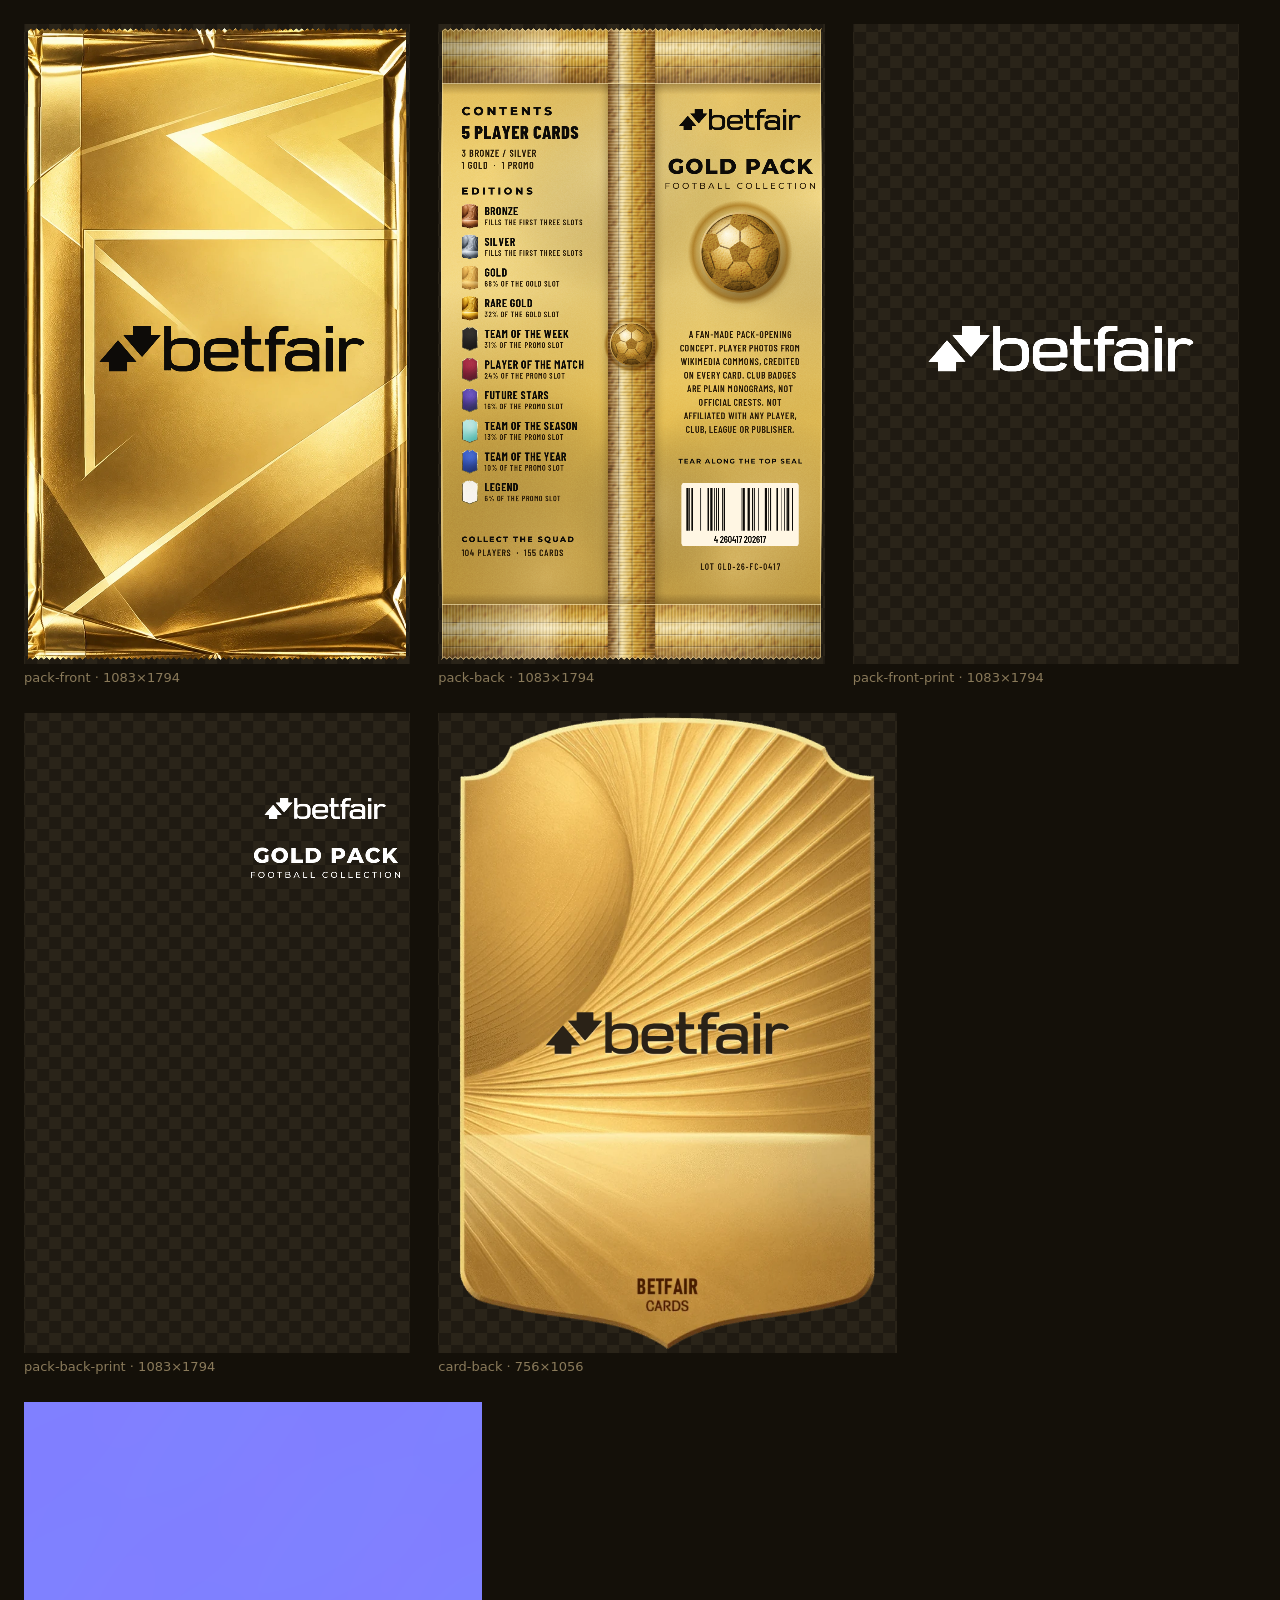
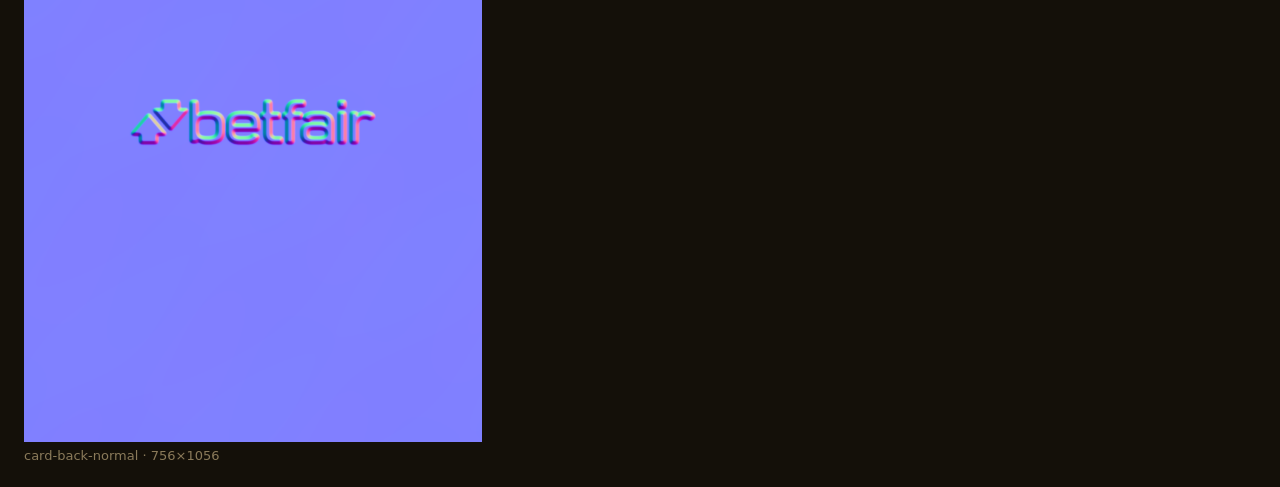
<file: tools/art/index.html>
<!DOCTYPE html>
<html lang="en">
<head>
<meta charset="UTF-8" />
<meta name="viewport" content="width=device-width, initial-scale=1" />
<title>Pack Art</title>
<link id="font-css" rel="stylesheet" href="https://fonts.googleapis.com/css2?family=Barlow+Condensed:ital,wght@0,500;0,600;0,700;0,800;1,700;1,800&family=Cinzel:wght@500;700;800&family=Montserrat:wght@500;700;800&display=swap" onload="this.dataset.ready=1" />
<style>
  body { margin: 0; background: #141009; color: #e9dcbf; font: 13px system-ui, sans-serif; }
  .row { display: flex; gap: 28px; padding: 24px; align-items: flex-start; flex-wrap: wrap; }
  figure { margin: 0; }
  canvas { display: block; height: var(--h, 640px); width: auto; background: repeating-conic-gradient(#2a2419 0% 25%, #1f1a12 0% 50%) 50% / 24px 24px; }
  figcaption { margin-top: 6px; color: #8a7a5a; }
</style>
</head>
<body>
<div class="row" id="row"></div>
<script type="module">
  // Live preview of the printed art (tools/art/packart.js). tools/render_art.mjs
  // loads this page headless and calls window.renderArt(name) → a PNG data URL.
  import { PIECES } from "./packart.js";
  const row = document.getElementById("row");
  const params = new URLSearchParams(location.search);
  if (params.get("h")) document.documentElement.style.setProperty("--h", params.get("h") + "px");
  const canvases = {};
  for (const [name, p] of Object.entries(PIECES)) {
    const fig = document.createElement("figure");
    const c = document.createElement("canvas");
    c.width = p.w; c.height = p.h;
    fig.append(c);
    const cap = document.createElement("figcaption");
    cap.textContent = `${name} · ${p.w}×${p.h}`;
    fig.append(cap);
    row.append(fig);
    canvases[name] = c;
  }
  window.artReady = (async () => {
    for (const [name, p] of Object.entries(PIECES)) await p.draw(canvases[name].getContext("2d"));
    return true;
  })();
  window.renderArt = async (name) => {
    await window.artReady;
    return canvases[name].toDataURL("image/png");
  };
</script>
</body>
</html>
</file>
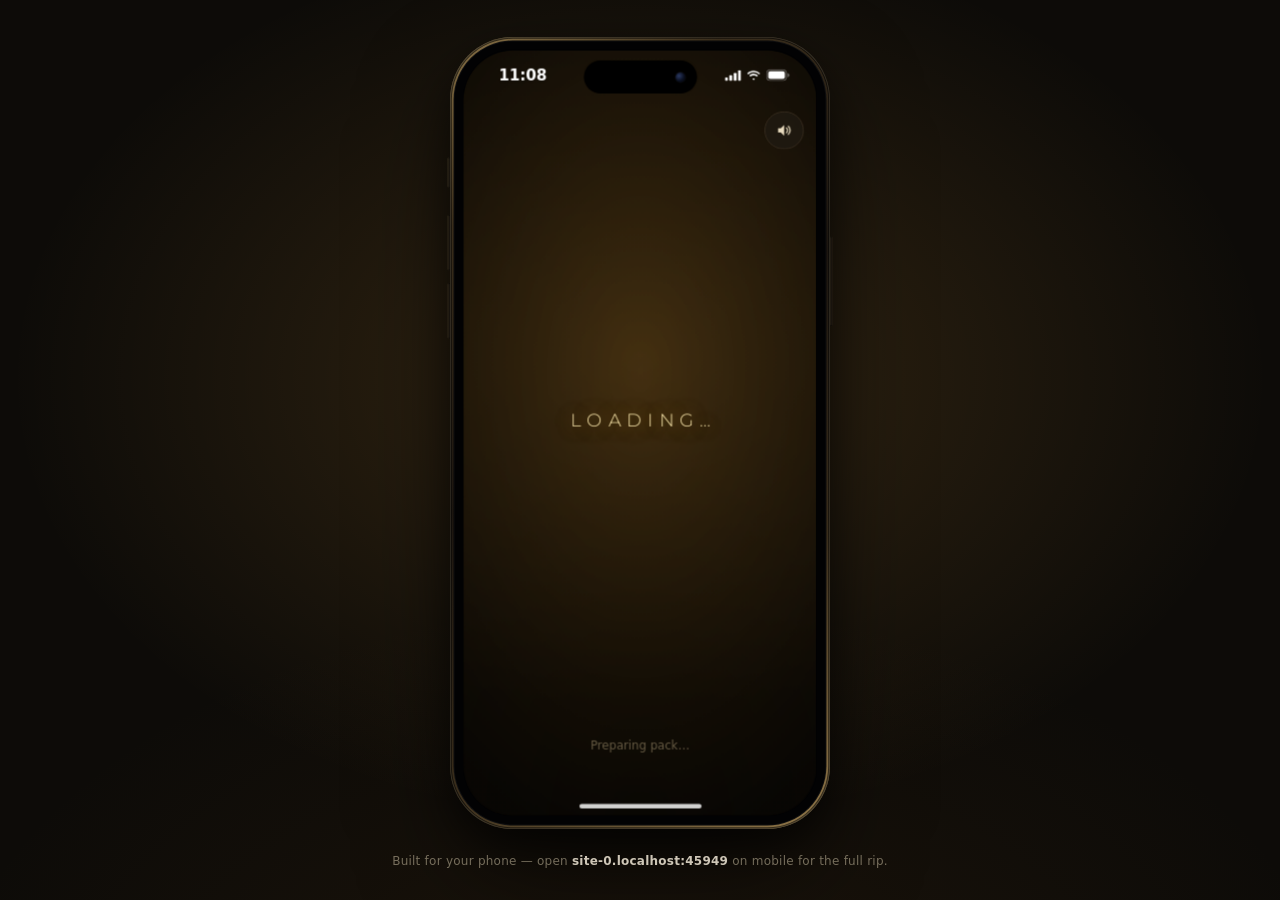
<file: phone.html>
<!DOCTYPE html>
<html lang="en">
  <head>
    <meta charset="UTF-8" />
    <meta name="viewport" content="width=device-width, initial-scale=1, viewport-fit=cover" />
    <title>OpenPack FC — tear it open</title>
    <meta name="description" content="Rip open a pack of football player cards — real stars, real walkouts." />
    <meta name="theme-color" content="#0d0b08" />
    <link rel="icon" type="image/svg+xml" href="data:image/svg+xml,%3Csvg xmlns='http://www.w3.org/2000/svg' viewBox='0 0 100 100'%3E%3Cdefs%3E%3CradialGradient id='b' cx='0.34' cy='0.28' r='0.84'%3E%3Cstop offset='0' stop-color='%23fff8dc'/%3E%3Cstop offset='0.26' stop-color='%23f4d57f'/%3E%3Cstop offset='0.6' stop-color='%23cc9830'/%3E%3Cstop offset='0.86' stop-color='%237b4f14'/%3E%3Cstop offset='1' stop-color='%233a2206'/%3E%3C/radialGradient%3E%3ClinearGradient id='p' x1='0' y1='0' x2='1' y2='1'%3E%3Cstop offset='0' stop-color='%236a4512'/%3E%3Cstop offset='1' stop-color='%231f1305'/%3E%3C/linearGradient%3E%3CradialGradient id='s' cx='0.36' cy='0.3' r='0.78'%3E%3Cstop offset='0' stop-color='%23fff' stop-opacity='0.4'/%3E%3Cstop offset='0.42' stop-color='%23fff' stop-opacity='0'/%3E%3Cstop offset='1' stop-color='%23000' stop-opacity='0.5'/%3E%3C/radialGradient%3E%3CclipPath id='c'%3E%3Ccircle cx='50' cy='50' r='46'/%3E%3C/clipPath%3E%3C/defs%3E%3Cg clip-path='url(%23c)'%3E%3Ccircle cx='50' cy='50' r='46' fill='url(%23b)'/%3E%3Cpath d='M50.00 36.50 L50.00 25.50 M62.84 45.83 L73.30 42.43 M57.94 60.92 L64.40 69.82 M42.06 60.92 L35.60 69.82 M37.16 45.83 L26.70 42.43 M61.89 16.86 L77.84 28.45 M85.19 51.07 L79.10 69.82 M59.86 83.80 L40.14 83.80 M20.90 69.82 L14.81 51.07 M22.16 28.45 L38.11 16.86 M42.65 2.89 L42.30 0.60 M57.35 2.89 L57.70 0.60 M92.54 28.45 L94.60 27.41 M97.08 42.43 L99.37 42.06 M83.64 83.80 L85.27 85.44 M71.75 92.43 L72.81 94.50 M28.25 92.43 L27.19 94.50 M16.36 83.80 L14.73 85.44 M2.92 42.43 L0.63 42.06 M7.46 28.45 L5.40 27.41' stroke='%237e5a1e' stroke-width='1.6' fill='none' stroke-opacity='0.8'/%3E%3Cpath d='M50.00 25.50 L38.11 16.86 L42.65 2.89 L57.35 2.89 L61.89 16.86 Z M73.30 42.43 L77.84 28.45 L92.54 28.45 L97.08 42.43 L85.19 51.07 Z M64.40 69.82 L79.10 69.82 L83.64 83.80 L71.75 92.43 L59.86 83.80 Z M35.60 69.82 L40.14 83.80 L28.25 92.43 L16.36 83.80 L20.90 69.82 Z M26.70 42.43 L14.81 51.07 L2.92 42.43 L7.46 28.45 L22.16 28.45 Z' fill='url(%23p)'/%3E%3Cpath d='M50.00 36.50 L62.84 45.83 L57.94 60.92 L42.06 60.92 L37.16 45.83 Z' fill='url(%23p)'/%3E%3Ccircle cx='50' cy='50' r='46' fill='url(%23s)'/%3E%3C/g%3E%3Ccircle cx='50' cy='50' r='45' fill='none' stroke='%233a2206' stroke-width='2.4' stroke-opacity='0.6'/%3E%3C/svg%3E" />
    <!--
      phone.html — the DESKTOP presentation of the app. OpenPack FC is built for a
      phone, so on a wide, mouse-driven screen index.html sends you here, and the
      app runs INSIDE an iPhone (15 Pro-class: a 393×852pt screen, Dynamic Island,
      titanium rim) — embedded as an iframe, so it gets a true phone-sized viewport
      and every layout, media query and innerWidth/innerHeight read behaves exactly
      as it does on a handset. `?phone=1` tells the app it's inside the frame (it
      then clears the status bar + home indicator the way iOS safe areas would).
      Any other query (?hit=9 …) is passed through. A phone/tablet that lands here
      is sent straight back to the full-screen app; ?noframe on index.html opts out.
    -->
    <script>
      (function () {
        var desktop = matchMedia("(min-width: 700px) and (min-height: 600px) and (pointer: fine)");
        if (!desktop.matches) location.replace("index.html" + location.search + location.hash);
      })();
    </script>
    <style>
      :root {
        color-scheme: dark;
        --screen-w: 393px;
        --screen-h: 852px;
        --bezel: 11px;
        --rim: 4px;
        --device-w: calc(var(--screen-w) + 2 * (var(--bezel) + var(--rim)));
        --device-h: calc(var(--screen-h) + 2 * (var(--bezel) + var(--rim)));
        --status-ink: #ffffff;
      }
      html, body {
        margin: 0;
        height: 100%;
        overflow: hidden;
        /* the same awards night as the app: an amber pool behind the phone, warm black all round */
        background:
          radial-gradient(900px 640px at 50% 42%, rgba(255, 181, 71, 0.16), transparent 70%),
          radial-gradient(1200px 800px at 50% 120%, rgba(128, 82, 28, 0.14), transparent 60%),
          #0d0b08;
        font-family: -apple-system, BlinkMacSystemFont, "SF Pro Text", system-ui, "Segoe UI", Roboto, sans-serif;
        color: #d9cdb0;
      }
      .stage {
        position: fixed;
        inset: 0 0 34px; /* room for the caption */
      }
      @media (max-height: 760px) { .stage { bottom: 0; } }

      /* ---- the device ------------------------------------------------------ */
      /* centred absolutely (not by grid/flex, which start-align a box taller than
         the window before the fit-scale shrinks it) */
      .device {
        position: absolute;
        left: 50%;
        top: 50%;
        width: var(--device-w);
        height: var(--device-h);
        transform: translate(-50%, -50%) scale(var(--fit, 1));
        transform-origin: 50% 50%;
      }
      /* gold-titanium rim — a brushed edge that catches light top-left and bottom-right */
      .device__rim {
        position: absolute;
        inset: 0;
        border-radius: 70px;
        background:
          linear-gradient(145deg, #8a7347 0%, #3a2e1c 18%, #1c1610 45%, #3a2e1c 72%, #93794a 100%);
        box-shadow:
          0 50px 120px -20px rgba(0, 0, 0, 0.75),
          0 18px 40px rgba(0, 0, 0, 0.45),
          inset 0 0 0 1px rgba(255, 240, 200, 0.14),
          inset 0 0 0 2px rgba(0, 0, 0, 0.6);
      }
      /* the black glass border around the display */
      .device__bezel {
        position: absolute;
        inset: var(--rim);
        border-radius: 66px;
        background: #020203;
        box-shadow: inset 0 0 0 1px rgba(255, 255, 255, 0.05);
      }
      .device__screen {
        position: absolute;
        left: calc(var(--rim) + var(--bezel));
        top: calc(var(--rim) + var(--bezel));
        width: var(--screen-w);
        height: var(--screen-h);
        border-radius: 55px;
        overflow: hidden;
        background: #0d0b08;
        isolation: isolate;
        /* clip the iframe's own compositing layers to the rounded corners */
        -webkit-mask-image: -webkit-radial-gradient(white, black);
      }
      .device__screen iframe {
        position: absolute;
        inset: 0;
        width: 100%;
        height: 100%;
        border: 0;
        display: block;
        background: #0d0b08;
      }
      /* side keys: action + volume on the left, the side button on the right */
      .key {
        position: absolute;
        width: 4px;
        border-radius: 2px;
        background: linear-gradient(90deg, #5a4a2e, #2a2218 60%, #4a3c24);
        box-shadow: inset 0 0 0 1px rgba(0, 0, 0, 0.4);
      }
      .key--action { left: -3px; top: 134px; height: 34px; }
      .key--up     { left: -3px; top: 198px; height: 62px; }
      .key--down   { left: -3px; top: 274px; height: 62px; }
      .key--side   { right: -3px; top: 222px; height: 100px; }

      /* ---- system chrome drawn over the app --------------------------------- */
      .chrome { position: absolute; inset: 0; pointer-events: none; z-index: 2; }
      .island {
        position: absolute;
        top: 11px;
        left: 50%;
        width: 126px;
        height: 37px;
        transform: translateX(-50%);
        border-radius: 20px;
        background: #000;
      }
      .island::after { /* the front camera, a glint of glass */
        content: "";
        position: absolute;
        right: 13px;
        top: 50%;
        width: 11px;
        height: 11px;
        transform: translateY(-50%);
        border-radius: 50%;
        background: radial-gradient(circle at 35% 35%, #2b3a63 0%, #0b1020 55%, #050608 100%);
        box-shadow: 0 0 0 1px rgba(255, 255, 255, 0.04);
      }
      .status {
        position: absolute;
        top: 0;
        left: 0;
        right: 0;
        height: 54px;
        color: var(--status-ink);
        text-shadow: 0 1px 2px rgba(0, 0, 0, 0.35);
      }
      .status__time {
        position: absolute;
        left: 0;
        width: 132px;
        top: 17px;
        text-align: center;
        font-size: 17px;
        font-weight: 600;
        letter-spacing: -0.01em;
        font-variant-numeric: tabular-nums;
      }
      .status__icons {
        position: absolute;
        right: 0;
        width: 132px;
        top: 21px;
        display: flex;
        justify-content: center;
        align-items: center;
        gap: 6px;
      }
      .status__icons svg { display: block; fill: currentColor; }
      .home {
        position: absolute;
        bottom: 8px;
        left: 50%;
        width: 136px;
        height: 5px;
        transform: translateX(-50%);
        border-radius: 3px;
        background: rgba(255, 255, 255, 0.82);
      }

      /* a quiet line under the phone */
      .caption {
        position: fixed;
        left: 0;
        right: 0;
        bottom: 20px;
        text-align: center;
        font-size: 12px;
        letter-spacing: 0.02em;
        color: rgba(217, 205, 176, 0.5);
      }
      .caption b { color: rgba(255, 246, 227, 0.8); font-weight: 600; }
      @media (max-height: 760px) { .caption { display: none; } }
    </style>
  </head>
  <body>
    <main class="stage">
      <div class="device" id="device" aria-label="OpenPack FC, on a phone">
        <span class="key key--action"></span>
        <span class="key key--up"></span>
        <span class="key key--down"></span>
        <span class="key key--side"></span>
        <div class="device__rim"></div>
        <div class="device__bezel"></div>
        <div class="device__screen">
          <iframe id="app" title="OpenPack FC" allow="autoplay; fullscreen"></iframe>
          <div class="chrome" aria-hidden="true">
            <div class="status">
              <div class="status__time" id="clock">9:41</div>
              <div class="status__icons">
                <svg width="18" height="12" viewBox="0 0 18 12"><rect x="0" y="8" width="3.2" height="4" rx="0.9"/><rect x="4.9" y="5.6" width="3.2" height="6.4" rx="0.9"/><rect x="9.8" y="3" width="3.2" height="9" rx="0.9"/><rect x="14.7" y="0" width="3.2" height="12" rx="0.9"/></svg>
                <svg width="16" height="12" viewBox="0 0 16 12"><path d="M8 2.3c2.3 0 4.4.9 6 2.4l1.2-1.2A10.2 10.2 0 0 0 8 .6C5.2.6 2.7 1.7.8 3.5L2 4.7a8.4 8.4 0 0 1 6-2.4Zm0 3.4c1.4 0 2.6.5 3.6 1.4l1.2-1.2A6.9 6.9 0 0 0 8 4c-1.9 0-3.6.7-4.8 1.9l1.2 1.2c1-.9 2.2-1.4 3.6-1.4Zm0 3.4c-.5 0-1 .2-1.3.5L8 11l1.3-1.4c-.3-.3-.8-.5-1.3-.5Z"/></svg>
                <svg width="27" height="13" viewBox="0 0 27 13"><rect x="0.5" y="0.5" width="22" height="12" rx="3.6" fill="none" stroke="currentColor" stroke-opacity="0.4"/><rect x="2.2" y="2.2" width="18.6" height="8.6" rx="2.2"/><path d="M24 4.3v4.4c.9-.3 1.6-1.2 1.6-2.2s-.7-1.9-1.6-2.2Z" fill-opacity="0.45"/></svg>
              </div>
            </div>
            <div class="island"></div>
            <div class="home"></div>
          </div>
        </div>
      </div>
    </main>
    <p class="caption">Built for your phone — open <b id="host"></b> on mobile for the full rip.</p>
    <script>
      (function () {
        // the app, told it's inside the frame; any query (?hit=9 …) rides along
        var q = new URLSearchParams(location.search);
        q.set("phone", "1");
        var app = document.getElementById("app");
        app.src = "index.html?" + q.toString() + location.hash;
        app.addEventListener("load", function () { try { app.contentWindow.focus(); } catch (e) {} });

        // fit the whole device in the window, never upscaled past 1:1
        var device = document.getElementById("device");
        function fit() {
          var w = device.offsetWidth + 40, h = device.offsetHeight + (innerHeight > 760 ? 120 : 36);
          var s = Math.min(1, innerWidth / w, innerHeight / h);
          device.style.setProperty("--fit", s.toFixed(4));
        }
        addEventListener("resize", fit);
        fit();

        // a live status-bar clock
        var clock = document.getElementById("clock");
        function tick() {
          var d = new Date();
          clock.textContent = (d.getHours() % 12 || 12) + ":" + String(d.getMinutes()).padStart(2, "0");
        }
        tick();
        setInterval(tick, 15000);

        document.getElementById("host").textContent = location.host || "this page";
      })();
    </script>
  </body>
</html>
</file>
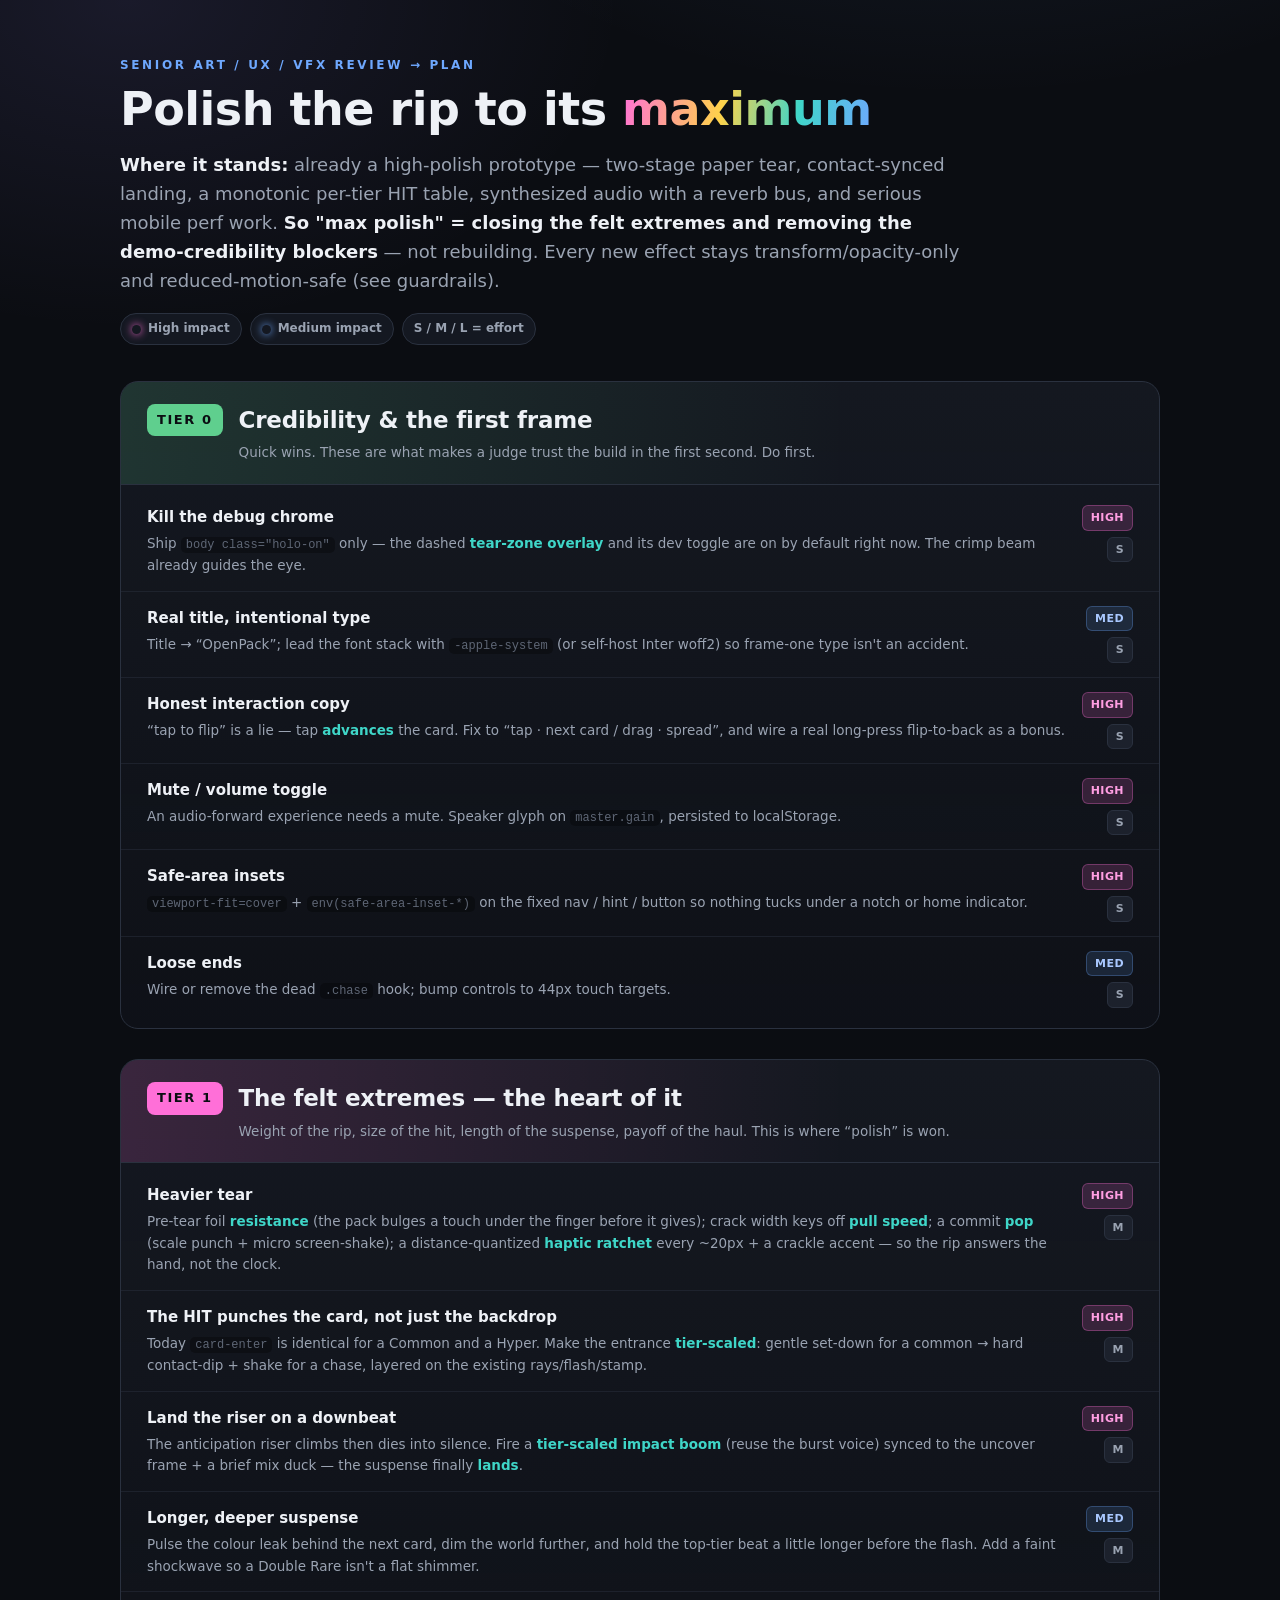
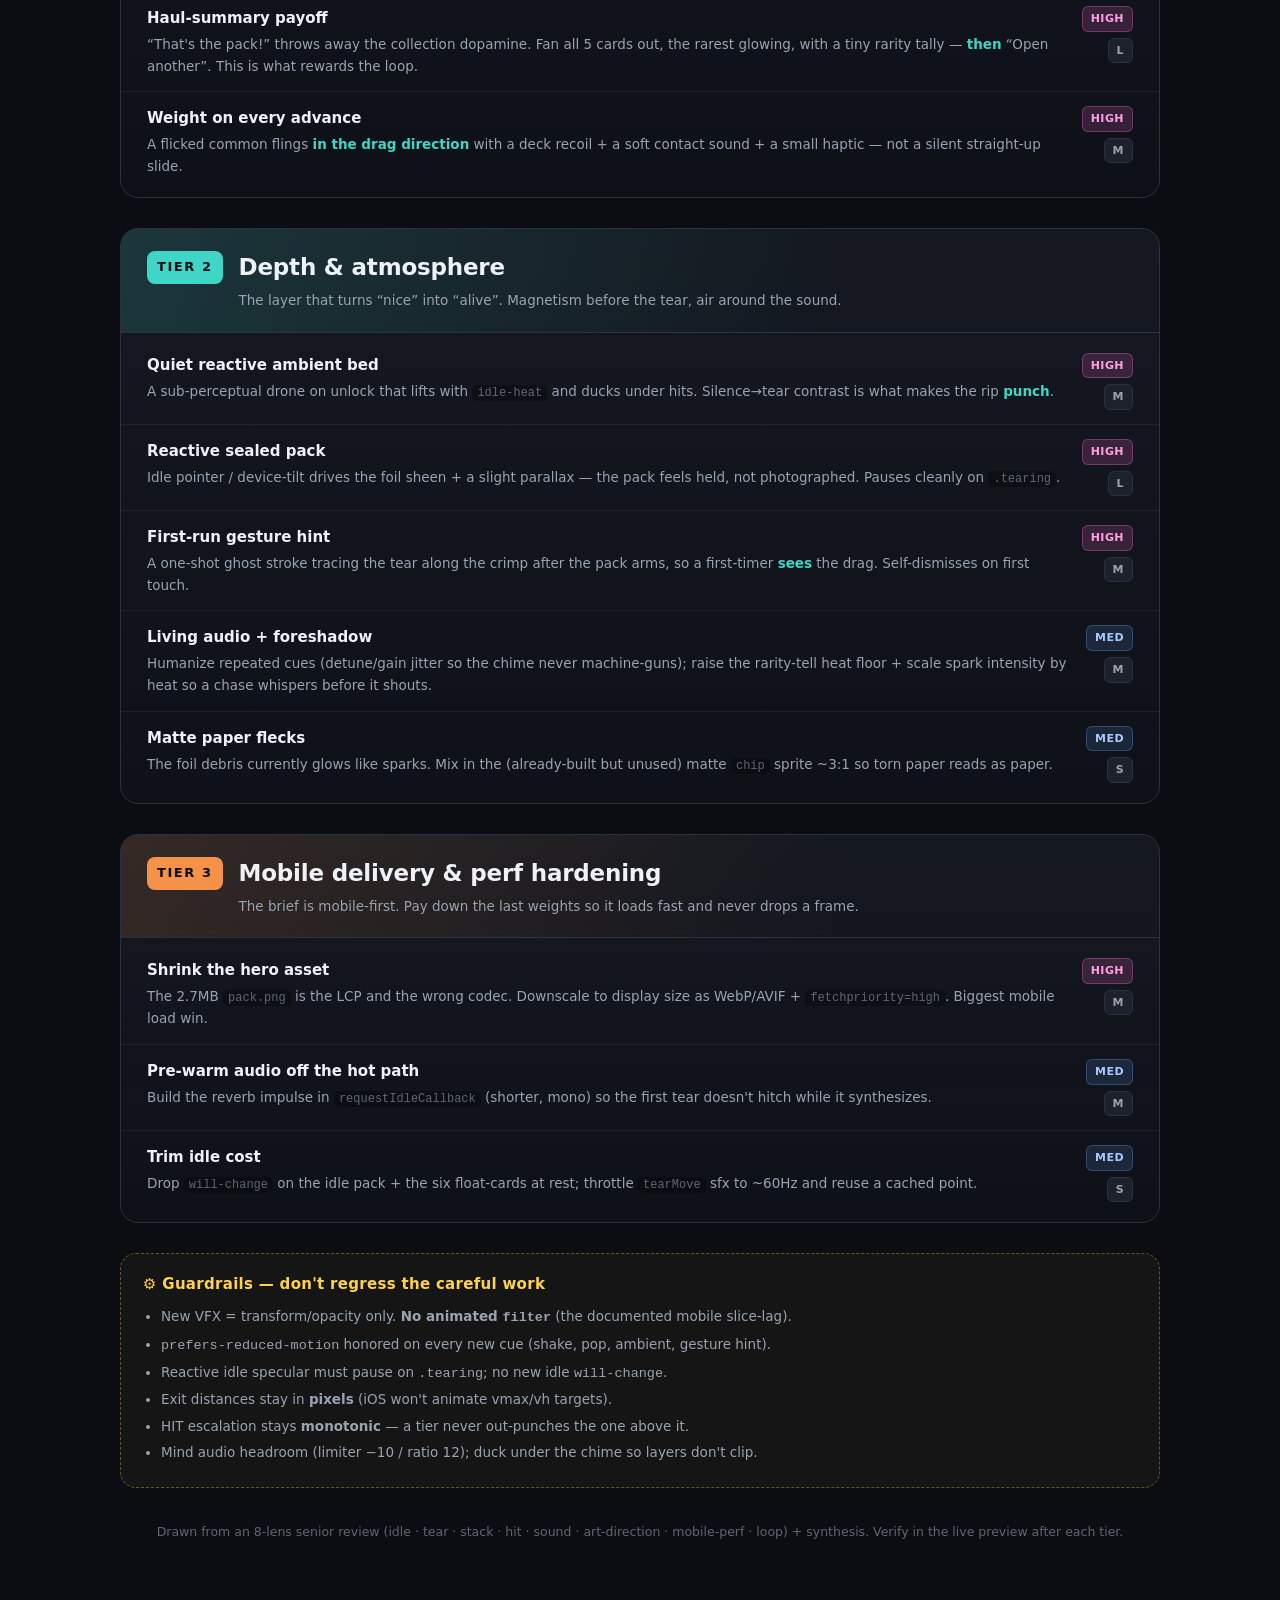
<file: docs/polish-plan.html>
<!DOCTYPE html>
<html lang="en">
<head>
<meta charset="UTF-8" />
<meta name="viewport" content="width=device-width, initial-scale=1" />
<title>OpenPack · Max-Polish Plan</title>
<style>
  :root{
    --bg:#0b0d12; --elev:#141821; --elev2:#1c212c; --line:#2a313f;
    --text:#eef1f6; --dim:#9aa3b2; --faint:#5e6675;
    --accent:#6ea8fe; --accent2:#9b8cff;
    --hi:#ff6fd8; --gold:#ffd24a; --teal:#3fd6c8; --green:#5fcf8e; --orange:#f59247;
  }
  *{box-sizing:border-box}
  html,body{margin:0}
  body{
    background:
      radial-gradient(1100px 700px at 75% -10%, rgba(110,168,254,.12), transparent 60%),
      radial-gradient(900px 600px at 10% 0%, rgba(155,140,255,.10), transparent 55%),
      var(--bg);
    color:var(--text);
    font:15px/1.6 system-ui,-apple-system,"Segoe UI",Roboto,sans-serif;
    -webkit-font-smoothing:antialiased;
    padding:clamp(20px,5vw,56px) clamp(16px,5vw,40px) 80px;
  }
  .wrap{max-width:1040px;margin:0 auto}
  .kicker{font-size:12px;letter-spacing:.22em;text-transform:uppercase;color:var(--accent);font-weight:700;margin:0 0 10px}
  h1{font-size:clamp(28px,6vw,46px);line-height:1.05;margin:0 0 18px;font-weight:800;letter-spacing:-.5px}
  h1 .grad{background:linear-gradient(100deg,var(--hi),var(--gold) 40%,var(--teal) 70%,var(--accent));-webkit-background-clip:text;background-clip:text;color:transparent}
  .verdict{font-size:clamp(15px,2.4vw,18px);color:var(--dim);max-width:74ch;margin:0 0 14px}
  .verdict strong{color:var(--text);font-weight:600}
  .legend{display:flex;flex-wrap:wrap;gap:8px;margin:18px 0 36px}
  .pill{display:inline-flex;align-items:center;gap:7px;font-size:12px;font-weight:600;color:var(--dim);
    background:var(--elev);border:1px solid var(--line);border-radius:999px;padding:5px 11px}
  .dot{width:9px;height:9px;border-radius:50%;flex:none;box-shadow:0 0 8px currentColor}

  .tier{margin:0 0 30px;border:1px solid var(--line);border-radius:18px;background:linear-gradient(180deg,rgba(28,33,44,.55),rgba(20,24,33,.35));overflow:hidden}
  .tier__head{display:flex;align-items:flex-start;gap:16px;padding:20px clamp(16px,3vw,26px);border-bottom:1px solid var(--line);
    background:linear-gradient(90deg,var(--barA,rgba(110,168,254,.14)),transparent 70%)}
  .tier__num{font-size:13px;font-weight:800;letter-spacing:.12em;color:var(--bg);background:var(--barC,var(--accent));
    border-radius:8px;padding:6px 10px;white-space:nowrap;margin-top:2px}
  .tier__t{font-size:clamp(18px,3vw,23px);font-weight:750;margin:0 0 4px;letter-spacing:-.2px}
  .tier__s{font-size:13.5px;color:var(--dim);margin:0}
  .items{list-style:none;margin:0;padding:6px 0}
  .item{display:grid;grid-template-columns:1fr auto;gap:6px 16px;align-items:start;padding:14px clamp(16px,3vw,26px);border-top:1px solid rgba(42,49,63,.5)}
  .item:first-child{border-top:0}
  .item__t{font-size:15px;font-weight:650;margin:0}
  .item__d{grid-column:1/2;font-size:13.5px;color:var(--dim);margin:4px 0 0}
  .item__d em{color:var(--teal);font-style:normal;font-weight:600}
  .item__d code{font-size:12px;color:var(--faint);background:rgba(0,0,0,.3);padding:1px 5px;border-radius:5px}
  .tags{display:flex;flex-direction:column;gap:6px;align-items:flex-end;white-space:nowrap}
  .tag{font-size:11px;font-weight:700;letter-spacing:.04em;border-radius:6px;padding:3px 8px;text-transform:uppercase}
  .imp-high{background:rgba(255,111,216,.16);color:#ff9ee2;border:1px solid rgba(255,111,216,.3)}
  .imp-med{background:rgba(110,168,254,.14);color:#a9c8ff;border:1px solid rgba(110,168,254,.28)}
  .eff{background:var(--elev2);color:var(--dim);border:1px solid var(--line)}
  .guard{border:1px dashed rgba(255,210,74,.35);border-radius:16px;padding:18px 22px;background:rgba(255,210,74,.04);margin-top:8px}
  .guard h3{margin:0 0 10px;font-size:15px;color:var(--gold);letter-spacing:.02em}
  .guard ul{margin:0;padding-left:18px;color:var(--dim);font-size:13.5px}
  .guard li{margin:5px 0}
  .foot{margin-top:34px;color:var(--faint);font-size:12.5px;text-align:center}
  @media(max-width:560px){
    .item{grid-template-columns:1fr}
    .tags{flex-direction:row;align-items:center;margin-top:8px}
  }
</style>
</head>
<body>
<div class="wrap">
  <p class="kicker">Senior art / UX / VFX review → plan</p>
  <h1>Polish the rip to its <span class="grad">maximum</span></h1>
  <p class="verdict"><strong>Where it stands:</strong> already a high-polish prototype — two-stage paper tear, contact-synced landing, a monotonic per-tier HIT table, synthesized audio with a reverb bus, and serious mobile perf work. <strong>So "max polish" = closing the felt extremes and removing the demo-credibility blockers</strong> — not rebuilding. Every new effect stays transform/opacity-only and reduced-motion-safe (see guardrails).</p>
  <div class="legend">
    <span class="pill"><span class="dot" style="color:#ff6fd8"></span>High impact</span>
    <span class="pill"><span class="dot" style="color:#6ea8fe"></span>Medium impact</span>
    <span class="pill">S / M / L = effort</span>
  </div>

  <!-- TIER 0 -->
  <section class="tier" style="--barA:rgba(95,207,142,.16);--barC:#5fcf8e">
    <div class="tier__head">
      <span class="tier__num">TIER 0</span>
      <div>
        <h2 class="tier__t">Credibility &amp; the first frame</h2>
        <p class="tier__s">Quick wins. These are what makes a judge trust the build in the first second. Do first.</p>
      </div>
    </div>
    <ul class="items">
      <li class="item"><div><p class="item__t">Kill the debug chrome</p><p class="item__d">Ship <code>body class="holo-on"</code> only — the dashed <em>tear-zone overlay</em> and its dev toggle are on by default right now. The crimp beam already guides the eye.</p></div><div class="tags"><span class="tag imp-high">High</span><span class="tag eff">S</span></div></li>
      <li class="item"><div><p class="item__t">Real title, intentional type</p><p class="item__d">Title → “OpenPack”; lead the font stack with <code>-apple-system</code> (or self-host Inter woff2) so frame-one type isn't an accident.</p></div><div class="tags"><span class="tag imp-med">Med</span><span class="tag eff">S</span></div></li>
      <li class="item"><div><p class="item__t">Honest interaction copy</p><p class="item__d">“tap to flip” is a lie — tap <em>advances</em> the card. Fix to “tap · next card / drag · spread”, and wire a real long-press flip-to-back as a bonus.</p></div><div class="tags"><span class="tag imp-high">High</span><span class="tag eff">S</span></div></li>
      <li class="item"><div><p class="item__t">Mute / volume toggle</p><p class="item__d">An audio-forward experience needs a mute. Speaker glyph on <code>master.gain</code>, persisted to localStorage.</p></div><div class="tags"><span class="tag imp-high">High</span><span class="tag eff">S</span></div></li>
      <li class="item"><div><p class="item__t">Safe-area insets</p><p class="item__d"><code>viewport-fit=cover</code> + <code>env(safe-area-inset-*)</code> on the fixed nav / hint / button so nothing tucks under a notch or home indicator.</p></div><div class="tags"><span class="tag imp-high">High</span><span class="tag eff">S</span></div></li>
      <li class="item"><div><p class="item__t">Loose ends</p><p class="item__d">Wire or remove the dead <code>.chase</code> hook; bump controls to 44px touch targets.</p></div><div class="tags"><span class="tag imp-med">Med</span><span class="tag eff">S</span></div></li>
    </ul>
  </section>

  <!-- TIER 1 -->
  <section class="tier" style="--barA:rgba(255,111,216,.16);--barC:#ff6fd8">
    <div class="tier__head">
      <span class="tier__num" style="background:#ff6fd8">TIER 1</span>
      <div>
        <h2 class="tier__t">The felt extremes — the heart of it</h2>
        <p class="tier__s">Weight of the rip, size of the hit, length of the suspense, payoff of the haul. This is where “polish” is won.</p>
      </div>
    </div>
    <ul class="items">
      <li class="item"><div><p class="item__t">Heavier tear</p><p class="item__d">Pre-tear foil <em>resistance</em> (the pack bulges a touch under the finger before it gives); crack width keys off <em>pull speed</em>; a commit <em>pop</em> (scale punch + micro screen-shake); a distance-quantized <em>haptic ratchet</em> every ~20px + a crackle accent — so the rip answers the hand, not the clock.</p></div><div class="tags"><span class="tag imp-high">High</span><span class="tag eff">M</span></div></li>
      <li class="item"><div><p class="item__t">The HIT punches the card, not just the backdrop</p><p class="item__d">Today <code>card-enter</code> is identical for a Common and a Hyper. Make the entrance <em>tier-scaled</em>: gentle set-down for a common → hard contact-dip + shake for a chase, layered on the existing rays/flash/stamp.</p></div><div class="tags"><span class="tag imp-high">High</span><span class="tag eff">M</span></div></li>
      <li class="item"><div><p class="item__t">Land the riser on a downbeat</p><p class="item__d">The anticipation riser climbs then dies into silence. Fire a <em>tier-scaled impact boom</em> (reuse the burst voice) synced to the uncover frame + a brief mix duck — the suspense finally <em>lands</em>.</p></div><div class="tags"><span class="tag imp-high">High</span><span class="tag eff">M</span></div></li>
      <li class="item"><div><p class="item__t">Longer, deeper suspense</p><p class="item__d">Pulse the colour leak behind the next card, dim the world further, and hold the top-tier beat a little longer before the flash. Add a faint shockwave so a Double Rare isn't a flat shimmer.</p></div><div class="tags"><span class="tag imp-med">Med</span><span class="tag eff">M</span></div></li>
      <li class="item"><div><p class="item__t">Haul-summary payoff</p><p class="item__d">“That's the pack!” throws away the collection dopamine. Fan all 5 cards out, the rarest glowing, with a tiny rarity tally — <em>then</em> “Open another”. This is what rewards the loop.</p></div><div class="tags"><span class="tag imp-high">High</span><span class="tag eff">L</span></div></li>
      <li class="item"><div><p class="item__t">Weight on every advance</p><p class="item__d">A flicked common flings <em>in the drag direction</em> with a deck recoil + a soft contact sound + a small haptic — not a silent straight-up slide.</p></div><div class="tags"><span class="tag imp-high">High</span><span class="tag eff">M</span></div></li>
    </ul>
  </section>

  <!-- TIER 2 -->
  <section class="tier" style="--barA:rgba(63,214,200,.16);--barC:#3fd6c8">
    <div class="tier__head">
      <span class="tier__num" style="background:#3fd6c8">TIER 2</span>
      <div>
        <h2 class="tier__t">Depth &amp; atmosphere</h2>
        <p class="tier__s">The layer that turns “nice” into “alive”. Magnetism before the tear, air around the sound.</p>
      </div>
    </div>
    <ul class="items">
      <li class="item"><div><p class="item__t">Quiet reactive ambient bed</p><p class="item__d">A sub-perceptual drone on unlock that lifts with <code>idle-heat</code> and ducks under hits. Silence→tear contrast is what makes the rip <em>punch</em>.</p></div><div class="tags"><span class="tag imp-high">High</span><span class="tag eff">M</span></div></li>
      <li class="item"><div><p class="item__t">Reactive sealed pack</p><p class="item__d">Idle pointer / device-tilt drives the foil sheen + a slight parallax — the pack feels held, not photographed. Pauses cleanly on <code>.tearing</code>.</p></div><div class="tags"><span class="tag imp-high">High</span><span class="tag eff">L</span></div></li>
      <li class="item"><div><p class="item__t">First-run gesture hint</p><p class="item__d">A one-shot ghost stroke tracing the tear along the crimp after the pack arms, so a first-timer <em>sees</em> the drag. Self-dismisses on first touch.</p></div><div class="tags"><span class="tag imp-high">High</span><span class="tag eff">M</span></div></li>
      <li class="item"><div><p class="item__t">Living audio + foreshadow</p><p class="item__d">Humanize repeated cues (detune/gain jitter so the chime never machine-guns); raise the rarity-tell heat floor + scale spark intensity by heat so a chase whispers before it shouts.</p></div><div class="tags"><span class="tag imp-med">Med</span><span class="tag eff">M</span></div></li>
      <li class="item"><div><p class="item__t">Matte paper flecks</p><p class="item__d">The foil debris currently glows like sparks. Mix in the (already-built but unused) matte <code>chip</code> sprite ~3:1 so torn paper reads as paper.</p></div><div class="tags"><span class="tag imp-med">Med</span><span class="tag eff">S</span></div></li>
    </ul>
  </section>

  <!-- TIER 3 -->
  <section class="tier" style="--barA:rgba(245,146,71,.14);--barC:#f59247">
    <div class="tier__head">
      <span class="tier__num" style="background:#f59247">TIER 3</span>
      <div>
        <h2 class="tier__t">Mobile delivery &amp; perf hardening</h2>
        <p class="tier__s">The brief is mobile-first. Pay down the last weights so it loads fast and never drops a frame.</p>
      </div>
    </div>
    <ul class="items">
      <li class="item"><div><p class="item__t">Shrink the hero asset</p><p class="item__d">The 2.7MB <code>pack.png</code> is the LCP and the wrong codec. Downscale to display size as WebP/AVIF + <code>fetchpriority=high</code>. Biggest mobile load win.</p></div><div class="tags"><span class="tag imp-high">High</span><span class="tag eff">M</span></div></li>
      <li class="item"><div><p class="item__t">Pre-warm audio off the hot path</p><p class="item__d">Build the reverb impulse in <code>requestIdleCallback</code> (shorter, mono) so the first tear doesn't hitch while it synthesizes.</p></div><div class="tags"><span class="tag imp-med">Med</span><span class="tag eff">M</span></div></li>
      <li class="item"><div><p class="item__t">Trim idle cost</p><p class="item__d">Drop <code>will-change</code> on the idle pack + the six float-cards at rest; throttle <code>tearMove</code> sfx to ~60Hz and reuse a cached point.</p></div><div class="tags"><span class="tag imp-med">Med</span><span class="tag eff">S</span></div></li>
    </ul>
  </section>

  <div class="guard">
    <h3>⚙ Guardrails — don't regress the careful work</h3>
    <ul>
      <li>New VFX = transform/opacity only. <strong>No animated <code>filter</code></strong> (the documented mobile slice-lag).</li>
      <li><code>prefers-reduced-motion</code> honored on every new cue (shake, pop, ambient, gesture hint).</li>
      <li>Reactive idle specular must pause on <code>.tearing</code>; no new idle <code>will-change</code>.</li>
      <li>Exit distances stay in <strong>pixels</strong> (iOS won't animate vmax/vh targets).</li>
      <li>HIT escalation stays <strong>monotonic</strong> — a tier never out-punches the one above it.</li>
      <li>Mind audio headroom (limiter −10 / ratio 12); duck under the chime so layers don't clip.</li>
    </ul>
  </div>

  <p class="foot">Drawn from an 8-lens senior review (idle · tear · stack · hit · sound · art-direction · mobile-perf · loop) + synthesis. Verify in the live preview after each tier.</p>
</div>
</body>
</html>
</file>
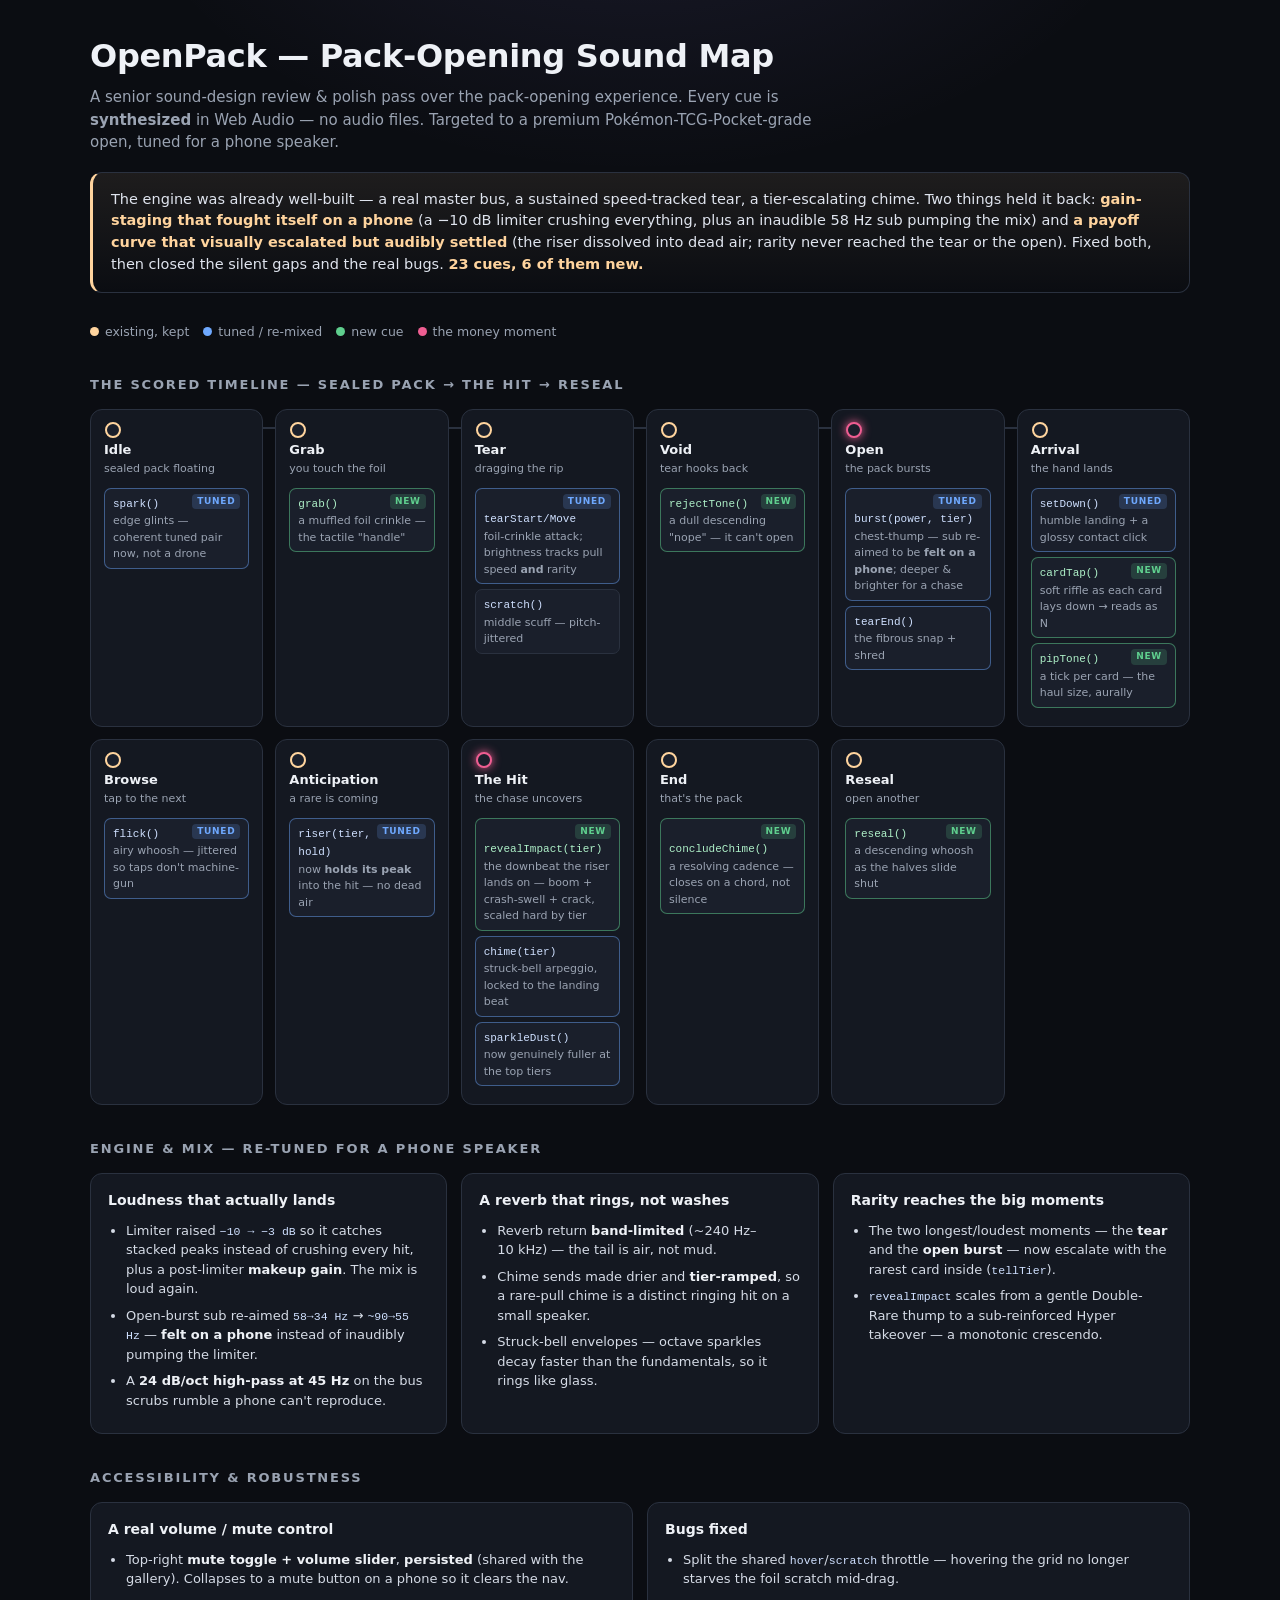
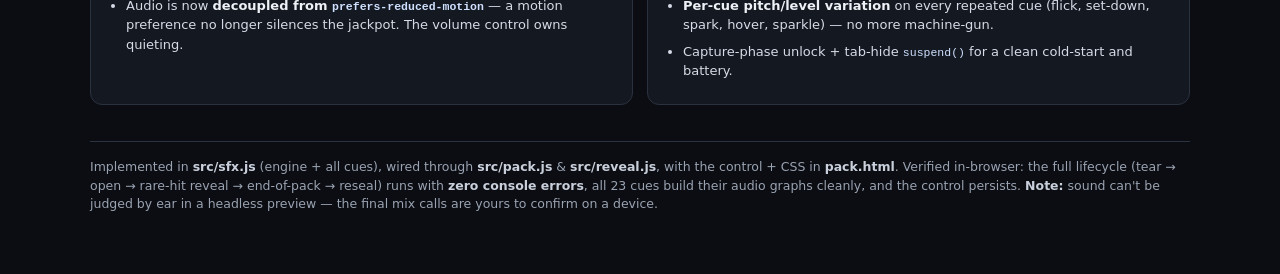
<file: docs/sound-map.html>
<!DOCTYPE html>
<html lang="en">
<head>
<meta charset="UTF-8" />
<meta name="viewport" content="width=device-width, initial-scale=1" />
<title>OpenPack — Pack-Opening Sound Map</title>
<style>
  :root {
    --bg: #0b0d12;
    --panel: #141821;
    --panel-2: #1a1f2b;
    --line: #2a313f;
    --text: #eef1f6;
    --dim: #9aa3b2;
    --gold: #ffd49e;
    --new: #5fcf8e;
    --tuned: #6ea8fe;
    --hit: #ef5e92;
  }
  * { box-sizing: border-box; }
  html, body { margin: 0; }
  body {
    background:
      radial-gradient(900px 600px at 50% -10%, rgba(155,140,255,0.12), transparent 60%),
      var(--bg);
    color: var(--text);
    font-family: "Inter", system-ui, -apple-system, "Segoe UI", Roboto, sans-serif;
    line-height: 1.5;
    padding: 32px 20px 60px;
  }
  .wrap { max-width: 1100px; margin: 0 auto; }
  header h1 { font-size: clamp(22px, 4vw, 32px); margin: 0 0 6px; letter-spacing: -0.01em; }
  header .sub { color: var(--dim); font-size: 15px; max-width: 76ch; margin: 0 0 8px; }
  .verdict {
    margin: 18px 0 30px; padding: 16px 18px;
    background: linear-gradient(180deg, rgba(255,212,158,0.08), transparent);
    border: 1px solid var(--line); border-left: 3px solid var(--gold);
    border-radius: 12px; font-size: 14.5px; color: #dfe4ee;
  }
  .verdict b { color: var(--gold); font-weight: 700; }

  .legend { display: flex; flex-wrap: wrap; gap: 14px; margin: 0 0 22px; font-size: 12.5px; color: var(--dim); }
  .legend span { display: inline-flex; align-items: center; gap: 6px; }
  .dot { width: 9px; height: 9px; border-radius: 50%; flex: none; }

  h2 { font-size: 13px; text-transform: uppercase; letter-spacing: 0.14em; color: var(--dim); margin: 34px 0 14px; font-weight: 700; }

  /* the scored timeline */
  .rail { position: relative; }
  .rail::before {
    content: ""; position: absolute; left: 0; right: 0; top: 18px; height: 2px;
    background: linear-gradient(90deg, transparent, var(--line) 6%, var(--line) 94%, transparent);
  }
  .track { display: grid; grid-template-columns: repeat(auto-fit, minmax(168px, 1fr)); gap: 12px; }
  .beat {
    position: relative; background: var(--panel); border: 1px solid var(--line);
    border-radius: 12px; padding: 30px 13px 13px; min-width: 0;
  }
  .beat::before {
    content: ""; position: absolute; left: 14px; top: 12px; width: 12px; height: 12px;
    border-radius: 50%; background: var(--panel-2); border: 2px solid var(--gold);
  }
  .beat.hit::before { border-color: var(--hit); box-shadow: 0 0 10px var(--hit); }
  .beat .ph { font-size: 13px; font-weight: 700; margin: 0 0 2px; }
  .beat .moment { font-size: 11px; color: var(--dim); margin: 0 0 10px; }
  .cue { display: block; font-size: 12px; padding: 5px 8px; margin: 5px 0; border-radius: 7px;
         background: var(--panel-2); border: 1px solid var(--line); }
  .cue code { font-family: ui-monospace, "SF Mono", Menlo, Consolas, monospace; font-size: 11px; color: #cfe0ff; }
  .cue .d { display: block; color: var(--dim); font-size: 11px; margin-top: 1px; }
  .cue.n { border-color: rgba(95,207,142,0.5); }
  .cue.n code { color: #aef0c8; }
  .cue.t { border-color: rgba(110,168,254,0.45); }
  .tag { float: right; font-size: 9px; font-weight: 800; letter-spacing: 0.08em; padding: 1px 5px; border-radius: 4px; text-transform: uppercase; }
  .tag.new { background: rgba(95,207,142,0.18); color: var(--new); }
  .tag.tuned { background: rgba(110,168,254,0.18); color: var(--tuned); }

  .cols { display: grid; grid-template-columns: repeat(auto-fit, minmax(280px, 1fr)); gap: 14px; }
  .card { background: var(--panel); border: 1px solid var(--line); border-radius: 12px; padding: 16px 17px; }
  .card h3 { margin: 0 0 10px; font-size: 14px; }
  .card ul { margin: 0; padding-left: 18px; }
  .card li { font-size: 13px; color: #d5dbe6; margin: 7px 0; }
  .card li b { color: var(--text); }
  .card li code { font-family: ui-monospace, Menlo, Consolas, monospace; font-size: 11.5px; color: #cfe0ff; }
  .num { color: var(--gold); font-weight: 700; }
  footer { margin-top: 36px; color: var(--dim); font-size: 12.5px; border-top: 1px solid var(--line); padding-top: 16px; }
  footer b { color: #c9d0dc; }
</style>
</head>
<body>
<div class="wrap">
  <header>
    <h1>OpenPack — Pack-Opening Sound Map</h1>
    <p class="sub">A senior sound-design review &amp; polish pass over the pack-opening experience. Every cue is <b>synthesized</b> in Web Audio — no audio files. Targeted to a premium Pokémon-TCG-Pocket-grade open, tuned for a phone speaker.</p>
  </header>

  <div class="verdict">
    The engine was already well-built — a real master bus, a sustained speed-tracked tear, a tier-escalating chime. Two things held it back: <b>gain-staging that fought itself on a phone</b> (a −10&nbsp;dB limiter crushing everything, plus an inaudible 58&nbsp;Hz sub pumping the mix) and <b>a payoff curve that visually escalated but audibly settled</b> (the riser dissolved into dead air; rarity never reached the tear or the open). Fixed both, then closed the silent gaps and the real bugs. <b>23 cues, 6 of them new.</b>
  </div>

  <div class="legend">
    <span><i class="dot" style="background:var(--gold)"></i> existing, kept</span>
    <span><i class="dot" style="background:var(--tuned)"></i> tuned / re-mixed</span>
    <span><i class="dot" style="background:var(--new)"></i> new cue</span>
    <span><i class="dot" style="background:var(--hit)"></i> the money moment</span>
  </div>

  <h2>The scored timeline — sealed pack → the hit → reseal</h2>
  <div class="rail">
    <div class="track">

      <div class="beat">
        <p class="ph">Idle</p>
        <p class="moment">sealed pack floating</p>
        <span class="cue t"><span class="tag tuned">tuned</span><code>spark()</code><span class="d">edge glints — coherent tuned pair now, not a drone</span></span>
      </div>

      <div class="beat">
        <p class="ph">Grab</p>
        <p class="moment">you touch the foil</p>
        <span class="cue n"><span class="tag new">new</span><code>grab()</code><span class="d">a muffled foil crinkle — the tactile "handle"</span></span>
      </div>

      <div class="beat">
        <p class="ph">Tear</p>
        <p class="moment">dragging the rip</p>
        <span class="cue t"><span class="tag tuned">tuned</span><code>tearStart/Move</code><span class="d">foil-crinkle attack; brightness tracks pull speed <b>and</b> rarity</span></span>
        <span class="cue"><code>scratch()</code><span class="d">middle scuff — pitch-jittered</span></span>
      </div>

      <div class="beat">
        <p class="ph">Void</p>
        <p class="moment">tear hooks back</p>
        <span class="cue n"><span class="tag new">new</span><code>rejectTone()</code><span class="d">a dull descending "nope" — it can't open</span></span>
      </div>

      <div class="beat hit">
        <p class="ph">Open</p>
        <p class="moment">the pack bursts</p>
        <span class="cue t"><span class="tag tuned">tuned</span><code>burst(power, tier)</code><span class="d">chest-thump — sub re-aimed to be <b>felt on a phone</b>; deeper &amp; brighter for a chase</span></span>
        <span class="cue t"><code>tearEnd()</code><span class="d">the fibrous snap + shred</span></span>
      </div>

      <div class="beat">
        <p class="ph">Arrival</p>
        <p class="moment">the hand lands</p>
        <span class="cue t"><span class="tag tuned">tuned</span><code>setDown()</code><span class="d">humble landing + a glossy contact click</span></span>
        <span class="cue n"><span class="tag new">new</span><code>cardTap()</code><span class="d">soft riffle as each card lays down → reads as N</span></span>
        <span class="cue n"><span class="tag new">new</span><code>pipTone()</code><span class="d">a tick per card — the haul size, aurally</span></span>
      </div>

      <div class="beat">
        <p class="ph">Browse</p>
        <p class="moment">tap to the next</p>
        <span class="cue t"><span class="tag tuned">tuned</span><code>flick()</code><span class="d">airy whoosh — jittered so taps don't machine-gun</span></span>
      </div>

      <div class="beat">
        <p class="ph">Anticipation</p>
        <p class="moment">a rare is coming</p>
        <span class="cue t"><span class="tag tuned">tuned</span><code>riser(tier, hold)</code><span class="d">now <b>holds its peak</b> into the hit — no dead air</span></span>
      </div>

      <div class="beat hit">
        <p class="ph">The Hit</p>
        <p class="moment">the chase uncovers</p>
        <span class="cue n"><span class="tag new">new</span><code>revealImpact(tier)</code><span class="d">the downbeat the riser lands on — boom + crash-swell + crack, scaled hard by tier</span></span>
        <span class="cue t"><code>chime(tier)</code><span class="d">struck-bell arpeggio, locked to the landing beat</span></span>
        <span class="cue t"><code>sparkleDust()</code><span class="d">now genuinely fuller at the top tiers</span></span>
      </div>

      <div class="beat">
        <p class="ph">End</p>
        <p class="moment">that's the pack</p>
        <span class="cue n"><span class="tag new">new</span><code>concludeChime()</code><span class="d">a resolving cadence — closes on a chord, not silence</span></span>
      </div>

      <div class="beat">
        <p class="ph">Reseal</p>
        <p class="moment">open another</p>
        <span class="cue n"><span class="tag new">new</span><code>reseal()</code><span class="d">a descending whoosh as the halves slide shut</span></span>
      </div>

    </div>
  </div>

  <h2>Engine &amp; mix — re-tuned for a phone speaker</h2>
  <div class="cols">
    <div class="card">
      <h3>Loudness that actually lands</h3>
      <ul>
        <li>Limiter raised <code>−10 → −3 dB</code> so it catches stacked peaks instead of crushing every hit, plus a post-limiter <b>makeup gain</b>. The mix is loud again.</li>
        <li>Open-burst sub re-aimed <code>58→34 Hz</code> → <code>~90→55 Hz</code> — <b>felt on a phone</b> instead of inaudibly pumping the limiter.</li>
        <li>A <b>24 dB/oct high-pass at 45 Hz</b> on the bus scrubs rumble a phone can't reproduce.</li>
      </ul>
    </div>
    <div class="card">
      <h3>A reverb that rings, not washes</h3>
      <ul>
        <li>Reverb return <b>band-limited</b> (~240&nbsp;Hz–10&nbsp;kHz) — the tail is air, not mud.</li>
        <li>Chime sends made drier and <b>tier-ramped</b>, so a rare-pull chime is a distinct ringing hit on a small speaker.</li>
        <li>Struck-bell envelopes — octave sparkles decay faster than the fundamentals, so it rings like glass.</li>
      </ul>
    </div>
    <div class="card">
      <h3>Rarity reaches the big moments</h3>
      <ul>
        <li>The two longest/loudest moments — the <b>tear</b> and the <b>open burst</b> — now escalate with the rarest card inside (<code>tellTier</code>).</li>
        <li><code>revealImpact</code> scales from a gentle Double-Rare thump to a sub-reinforced Hyper takeover — a monotonic crescendo.</li>
      </ul>
    </div>
  </div>

  <h2>Accessibility &amp; robustness</h2>
  <div class="cols">
    <div class="card">
      <h3>A real volume / mute control</h3>
      <ul>
        <li>Top-right <b>mute toggle + volume slider</b>, <b>persisted</b> (shared with the gallery). Collapses to a mute button on a phone so it clears the nav.</li>
        <li>Audio is now <b>decoupled from <code>prefers-reduced-motion</code></b> — a motion preference no longer silences the jackpot. The volume control owns quieting.</li>
      </ul>
    </div>
    <div class="card">
      <h3>Bugs fixed</h3>
      <ul>
        <li>Split the shared <code>hover</code>/<code>scratch</code> throttle — hovering the grid no longer starves the foil scratch mid-drag.</li>
        <li><b>Per-cue pitch/level variation</b> on every repeated cue (flick, set-down, spark, hover, sparkle) — no more machine-gun.</li>
        <li>Capture-phase unlock + tab-hide <code>suspend()</code> for a clean cold-start and battery.</li>
      </ul>
    </div>
  </div>

  <footer>
    Implemented in <b>src/sfx.js</b> (engine + all cues), wired through <b>src/pack.js</b> &amp; <b>src/reveal.js</b>, with the control + CSS in <b>pack.html</b>. Verified in-browser: the full lifecycle (tear → open → rare-hit reveal → end-of-pack → reseal) runs with <b>zero console errors</b>, all 23 cues build their audio graphs cleanly, and the control persists. <b>Note:</b> sound can't be judged by ear in a headless preview — the final mix calls are yours to confirm on a device.
  </footer>
</div>
</body>
</html>
</file>
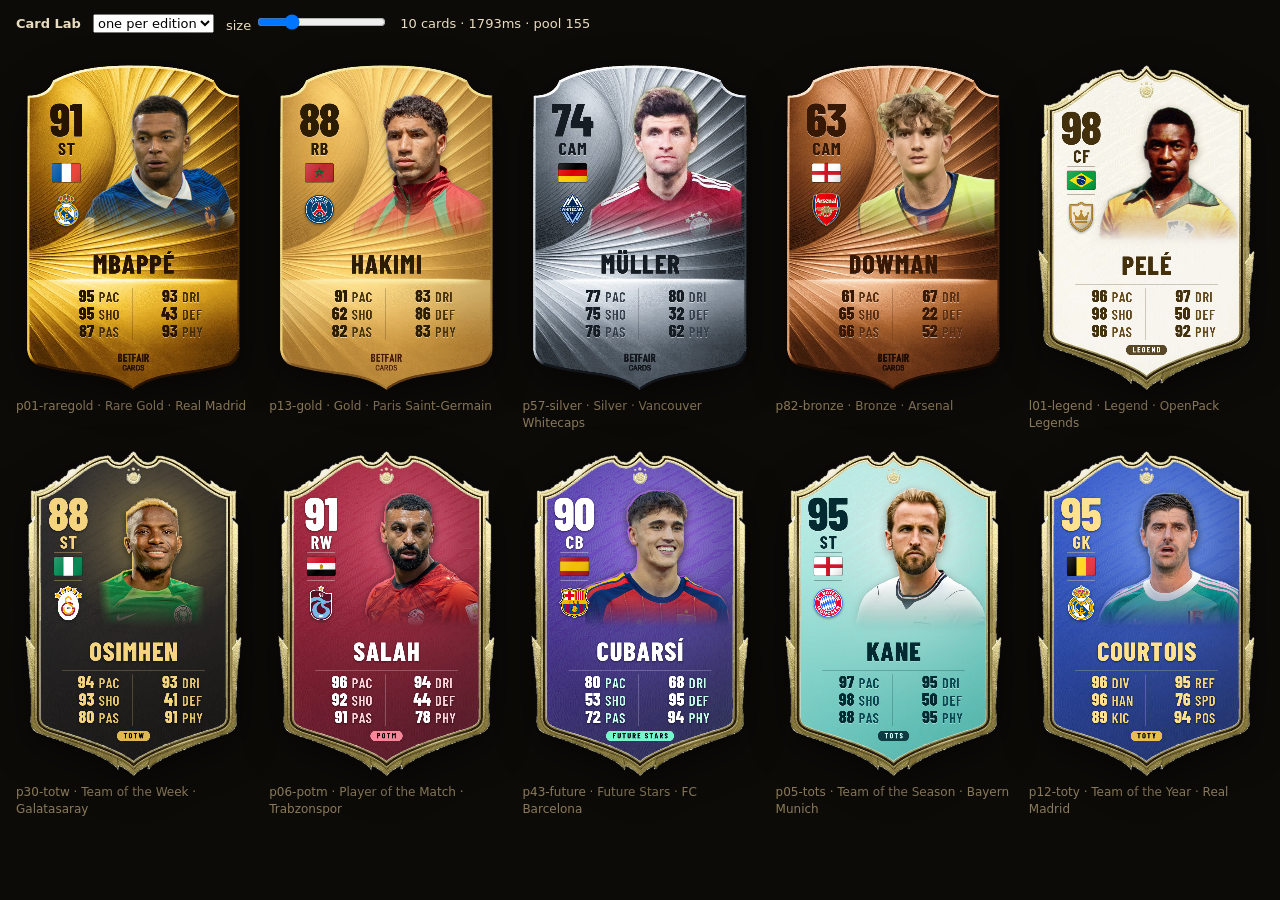
<file: tools/card-lab.html>
<!DOCTYPE html>
<html lang="en">
<head>
<meta charset="UTF-8" />
<meta name="viewport" content="width=device-width, initial-scale=1" />
<title>Card Lab</title>
<link id="font-css" rel="stylesheet" href="https://fonts.googleapis.com/css2?family=Barlow+Condensed:ital,wght@0,500;0,600;0,700;0,800;1,700;1,800&display=swap" onload="this.dataset.ready=1" />
<style>
  body { margin: 0; background: #0d0b08; color: #e9dcbf; font: 13px/1.4 system-ui, sans-serif; }
  header { padding: 12px 16px; display: flex; gap: 12px; align-items: center; flex-wrap: wrap; }
  .grid { display: grid; grid-template-columns: repeat(auto-fill, minmax(var(--w, 220px), 1fr)); gap: 18px; padding: 16px; }
  figure { margin: 0; }
  canvas { width: 100%; aspect-ratio: 63 / 88; display: block; filter: drop-shadow(0 10px 18px rgba(0,0,0,.5)); }
  figcaption { margin-top: 6px; color: #8a7a5a; font-size: 12px; }
  button, select { font: inherit; }
</style>
</head>
<body>
<header>
  <strong>Card Lab</strong>
  <select id="filter">
    <option value="sample">one per edition</option>
    <option value="all">all cards</option>
    <option value="bronze">bronze</option><option value="silver">silver</option><option value="gold">gold</option>
    <option value="raregold">rare gold</option><option value="totw">TOTW</option><option value="potm">POTM</option>
    <option value="future">future stars</option><option value="tots">TOTS</option><option value="toty">TOTY</option>
    <option value="legend">legend</option>
  </select>
  <label>size <input id="size" type="range" min="140" max="520" value="230" /></label>
  <span id="info"></span>
</header>
<div class="grid" id="grid"></div>
<script type="module">
  import { POOL } from "../src/pool.js";
  import { paintCard, ensureFonts, ART_W, ART_H } from "../src/cardart.js";
  const grid = document.getElementById("grid");
  const sel = document.getElementById("filter");
  const size = document.getElementById("size");
  const params = new URLSearchParams(location.search);
  if (params.get("f")) sel.value = params.get("f");
  if (params.get("w")) size.value = params.get("w");
  const apply = () => document.documentElement.style.setProperty("--w", size.value + "px");
  size.oninput = apply; apply();

  async function render() {
    await ensureFonts();
    grid.innerHTML = "";
    let list;
    if (sel.value === "sample") {
      const seen = new Set();
      list = POOL.filter((c) => !seen.has(c.edition) && seen.add(c.edition));
    } else if (sel.value === "all") list = POOL;
    else list = POOL.filter((c) => c.edition === sel.value);
    // ?ids=p01,p02 narrows the view to those players (every edition) while tuning
    if (params.get("ids")) list = POOL.filter((c) => params.get("ids").split(",").includes(c.playerId));
    const t0 = performance.now();
    await Promise.all(list.map(async (card) => {
      const fig = document.createElement("figure");
      const cv = document.createElement("canvas");
      cv.width = ART_W; cv.height = ART_H;
      fig.append(cv);
      const cap = document.createElement("figcaption");
      cap.textContent = `${card.id} · ${card.rarity} · ${card.club?.name || ""}`;
      fig.append(cap);
      grid.append(fig);
      await paintCard(cv.getContext("2d"), card);
    }));
    window.labReady = true;
    document.getElementById("info").textContent = `${list.length} cards · ${(performance.now() - t0).toFixed(0)}ms · pool ${POOL.length}`;
  }
  sel.onchange = render;
  render();
</script>
</body>
</html>
</file>
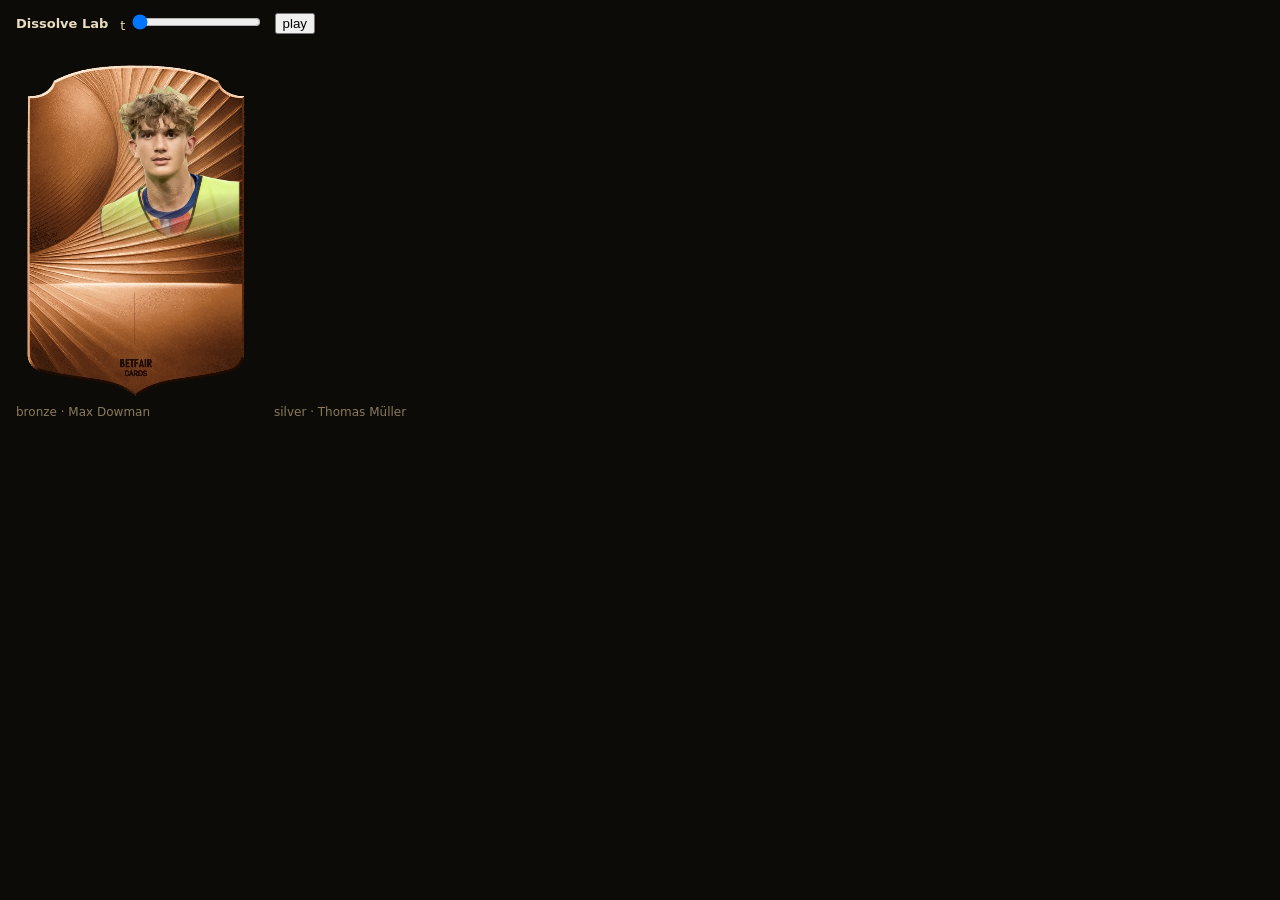
<file: tools/dissolve-lab.html>
<!DOCTYPE html>
<html lang="en">
<head>
<meta charset="UTF-8" />
<meta name="viewport" content="width=device-width, initial-scale=1" />
<title>Dissolve Lab</title>
<!-- The bench for the player's dissolve (src/dissolve.js): one card per edition
     (or ?f=<edition> / ?ids=p01,p02), each the BARE card with the player's piece
     laid over it exactly as the reveal does, frozen at a point of the dissolve.
       ?t=0.4          the front's position, 0 (all foil) → 1 (all photo); default plays it
       ?w=240          card width (px)
     window.lab.frame(t) re-freezes every card at t; window.lab.play() runs the
     reveal's 1.3 s pass; window.labReady once the cards are painted (tools/cdp.mjs). -->
<link id="font-css" rel="stylesheet" href="https://fonts.googleapis.com/css2?family=Barlow+Condensed:ital,wght@0,500;0,600;0,700;0,800;1,700;1,800&family=Cinzel:wght@500;700;800&display=swap" onload="this.dataset.ready=1" />
<style>
  body { margin: 0; background: #0d0b08; color: #e9dcbf; font: 13px/1.4 system-ui, sans-serif; }
  header { padding: 12px 16px; display: flex; gap: 12px; align-items: center; flex-wrap: wrap; }
  .grid { display: flex; flex-wrap: wrap; gap: 18px; padding: 16px; }
  figure { margin: 0; width: var(--w, 240px); }
  .slot { position: relative; width: 100%; aspect-ratio: 63 / 88; }
  .slot canvas { position: absolute; inset: 0; width: 100%; height: 100%; display: block; }
  figcaption { margin-top: 6px; color: #8a7a5a; font-size: 12px; }
  input { font: inherit; }
</style>
</head>
<body>
<header>
  <strong>Dissolve Lab</strong>
  <label>t <input id="t" type="range" min="0" max="1" step="0.005" value="0" /></label>
  <button id="play">play</button>
  <span id="info"></span>
</header>
<div class="grid" id="grid"></div>
<script type="module">
  import { POOL } from "../src/pool.js";
  import { cardArt, cardPrint, foilOf, ensureFonts, ART_W, ART_H } from "../src/cardart.js";
  import { prepareDissolve } from "../src/dissolve.js";
  import { TIER_HEX, rarityToTier } from "../src/rarity.js";

  const params = new URLSearchParams(location.search);
  const grid = document.getElementById("grid");
  const slider = document.getElementById("t");
  document.documentElement.style.setProperty("--w", (params.get("w") || 240) + "px");

  const order = ["bronze", "silver", "gold", "raregold", "totw", "potm", "future", "tots", "toty", "legend"];
  let list;
  if (params.get("ids")) list = POOL.filter((c) => params.get("ids").split(",").includes(c.playerId));
  else if (params.get("f")) list = POOL.filter((c) => c.edition === params.get("f"));
  else {
    const seen = new Set();
    list = POOL.filter((c) => !seen.has(c.edition) && seen.add(c.edition));
  }
  list.sort((a, b) => order.indexOf(a.edition) - order.indexOf(b.edition));

  const cards = [];
  await ensureFonts();
  for (const card of list) {
    const fig = document.createElement("figure");
    const slot = document.createElement("div");
    slot.className = "slot";
    const bare = document.createElement("canvas");
    bare.width = ART_W; bare.height = ART_H;
    slot.append(bare);
    fig.append(slot);
    const cap = document.createElement("figcaption");
    cap.textContent = `${card.edition} · ${card.name}`;
    fig.append(cap);
    grid.append(fig);
    const [{ bare: bareURL }, pieces] = await Promise.all([cardArt(card), cardPrint(card)]);
    await new Promise((res) => { const im = new Image(); im.onload = () => { bare.getContext("2d").drawImage(im, 0, 0); res(); }; im.src = bareURL; });
    const pc = pieces.find((p) => p.key === "player");
    slot.append(pc.canvas);
    const tier = rarityToTier(card);
    const dz = prepareDissolve(pc.canvas, { focus: pc.focus, color: TIER_HEX[tier] || TIER_HEX[0], foil: foilOf(card.edition) });
    cards.push({ card, pc, dz });
  }

  function frame(t) {
    for (const { dz } of cards) dz && dz.frame(t * dz.end);
    slider.value = t;
  }
  let raf = 0;
  function play(ms = 1300) {
    cancelAnimationFrame(raf);
    const t0 = performance.now();
    const step = (now) => {
      const u = Math.min(1, (now - t0) / ms);
      const e = u < 0.5 ? 2 * u * u : 1 - (-2 * u + 2) ** 2 / 2;
      frame(e);
      if (u < 1) raf = requestAnimationFrame(step);
    };
    raf = requestAnimationFrame(step);
  }
  slider.oninput = () => { cancelAnimationFrame(raf); frame(+slider.value); };
  document.getElementById("play").onclick = () => play();
  window.lab = { frame, play, cards };
  if (params.has("t")) frame(+params.get("t")); else play();
  document.getElementById("info").textContent = `${cards.length} cards`;
  window.labReady = true;
</script>
</body>
</html>
</file>
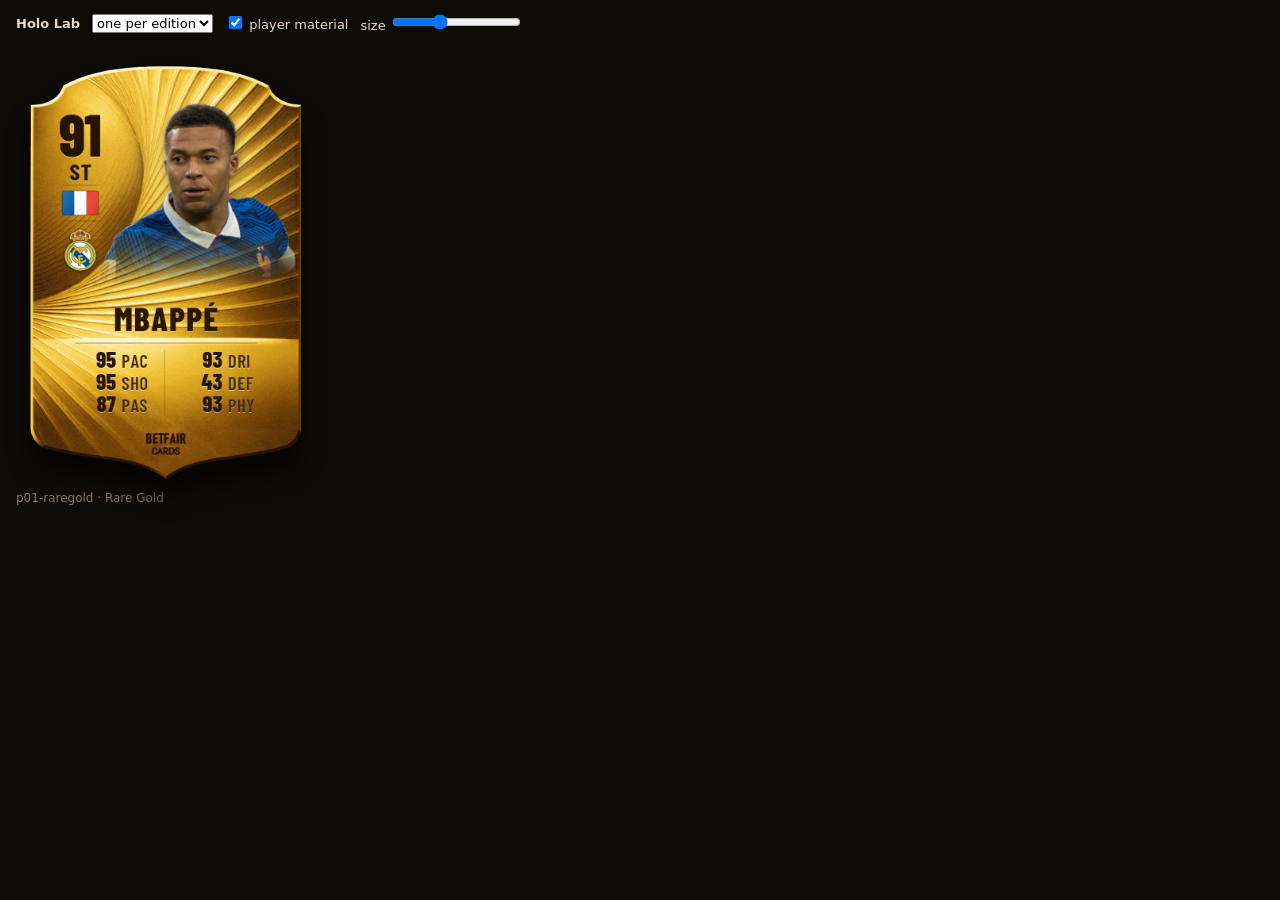
<file: tools/holo-lab.html>
<!DOCTYPE html>
<html lang="en">
<head>
<meta charset="UTF-8" />
<meta name="viewport" content="width=device-width, initial-scale=1" />
<title>Holo Lab</title>
<!-- The bench for the card's light: real detail cards (renderCard + cardArt, the
     reveal's flattened card in a perspective slot) with the reveal's tilt + holo
     vars driven straight from the pointer — hover a card to light it. Tunes the
     metal (glare / sparkle / foil) against the player's gloss (.card__player).
       ?f=sample|all|<edition>   which cards (as card-lab) · ?ids=p01,p02  those players
       ?w=300                    card width (px)
       ?player=0                 start with the player material off (the old look)
     window.tilt(cx, cy) lights every card as if the pointer sat at (cx, cy) ∈ [-1, 1]
     (for headless runs — tools/cdp.mjs); window.labReady once the cards are painted. -->
<link id="font-css" rel="stylesheet" href="https://fonts.googleapis.com/css2?family=Barlow+Condensed:ital,wght@0,500;0,600;0,700;0,800;1,700;1,800&family=Cinzel:wght@500;700;800&display=swap" onload="this.dataset.ready=1" />
<link rel="stylesheet" href="../src/base.css" />
<link rel="stylesheet" href="../src/card.css" />
<style>
  html, body { min-height: 100%; }
  body { margin: 0; background: #0d0b08; color: #e9dcbf; font: 13px/1.4 system-ui, sans-serif; }
  header { padding: 12px 16px; display: flex; gap: 12px; align-items: center; flex-wrap: wrap; }
  .grid { display: flex; flex-wrap: wrap; gap: 28px; padding: 16px 16px 40px; }
  figure { margin: 0; width: var(--w, 300px); }
  .slot { position: relative; perspective: 1100px; width: 100%; aspect-ratio: 63 / 88; touch-action: none; }
  /* as the reveal (index.html): the detail card flattened, filling its slot */
  .slot .card--detail { width: 100%; height: 100%; transform-style: flat; }
  .slot .card__back, .slot .card__edge { display: none; }
  figcaption { margin-top: 8px; color: #8a7a5a; font-size: 12px; }
  body.no-player .card__player { display: none; }
  button, select { font: inherit; }
</style>
</head>
<body class="holo-on">
<header>
  <strong>Holo Lab</strong>
  <select id="filter">
    <option value="sample">one per edition</option>
    <option value="all">all cards</option>
    <option value="bronze">bronze</option><option value="silver">silver</option><option value="gold">gold</option>
    <option value="raregold">rare gold</option><option value="totw">TOTW</option><option value="potm">POTM</option>
    <option value="future">future stars</option><option value="tots">TOTS</option><option value="toty">TOTY</option>
    <option value="legend">legend</option>
  </select>
  <label><input id="player" type="checkbox" checked /> player material</label>
  <label>size <input id="size" type="range" min="180" max="520" value="300" /></label>
  <span id="info"></span>
</header>
<div class="grid" id="grid"></div>
<script type="module">
  import { POOL } from "../src/pool.js";
  import { cardArt } from "../src/cardart.js";
  import { renderCard } from "../src/card.js";

  const TILT = 12, FOIL_X = 13, FOIL_Y = 17; // reveal.js
  const grid = document.getElementById("grid");
  const sel = document.getElementById("filter");
  const size = document.getElementById("size");
  const playerBox = document.getElementById("player");
  const params = new URLSearchParams(location.search);
  if (params.get("f")) sel.value = params.get("f");
  if (params.get("w")) size.value = params.get("w");
  if (params.get("player") === "0") playerBox.checked = false;
  const apply = () => {
    document.documentElement.style.setProperty("--w", size.value + "px");
    document.body.classList.toggle("no-player", !playerBox.checked);
  };
  size.oninput = playerBox.onchange = apply;
  apply();

  // the reveal's tilt, minus the spring: (cx, cy) ∈ [-1, 1] from the card's centre
  function light(cardEl, cx, cy) {
    cardEl.style.transform = cx || cy ? `rotateX(${(cy * TILT).toFixed(2)}deg) rotateY(${(-cx * TILT).toFixed(2)}deg)` : "";
    cardEl.style.setProperty("--mx", (50 + cx * 50).toFixed(1) + "%");
    cardEl.style.setProperty("--my", (50 + cy * 50).toFixed(1) + "%");
    cardEl.style.setProperty("--posx", (50 + cx * FOIL_X).toFixed(1) + "%");
    cardEl.style.setProperty("--posy", (50 + cy * FOIL_Y).toFixed(1) + "%");
    cardEl.style.setProperty("--hyp", Math.min(1, Math.hypot(cx, cy)).toFixed(3));
  }
  window.tilt = (cx, cy) => document.querySelectorAll(".slot .card").forEach((el) => light(el, cx, cy));

  async function render() {
    window.labReady = false;
    grid.innerHTML = "";
    let list;
    if (sel.value === "sample") {
      const seen = new Set();
      list = POOL.filter((c) => !seen.has(c.edition) && seen.add(c.edition));
    } else if (sel.value === "all") list = POOL;
    else list = POOL.filter((c) => c.edition === sel.value);
    if (params.get("ids")) list = POOL.filter((c) => params.get("ids").split(",").includes(c.playerId));
    for (const c of list) {
      const { art, player } = await cardArt(c);
      const card = { ...c, image: art, imageSmall: art, playerMask: player };
      const fig = document.createElement("figure");
      fig.innerHTML = `<div class="slot">${renderCard(card, { variant: "detail" })}</div>` +
        `<figcaption>${c.id} · ${c.rarity}</figcaption>`;
      grid.append(fig);
      const slot = fig.firstChild, el = slot.querySelector(".card");
      light(el, 0, 0);
      slot.addEventListener("pointermove", (e) => {
        const r = slot.getBoundingClientRect();
        const cx = Math.max(-1, Math.min(1, (e.clientX - (r.left + r.width / 2)) / (r.width / 2)));
        const cy = Math.max(-1, Math.min(1, (e.clientY - (r.top + r.height / 2)) / (r.height / 2)));
        light(el, cx, cy);
      });
      slot.addEventListener("pointerleave", () => light(el, 0, 0));
    }
    await Promise.all([...grid.querySelectorAll("img")].map((im) => im.decode().catch(() => {})));
    window.labReady = true;
    document.getElementById("info").textContent = `${list.length} cards`;
  }
  sel.onchange = render;
  render();
</script>
</body>
</html>
</file>
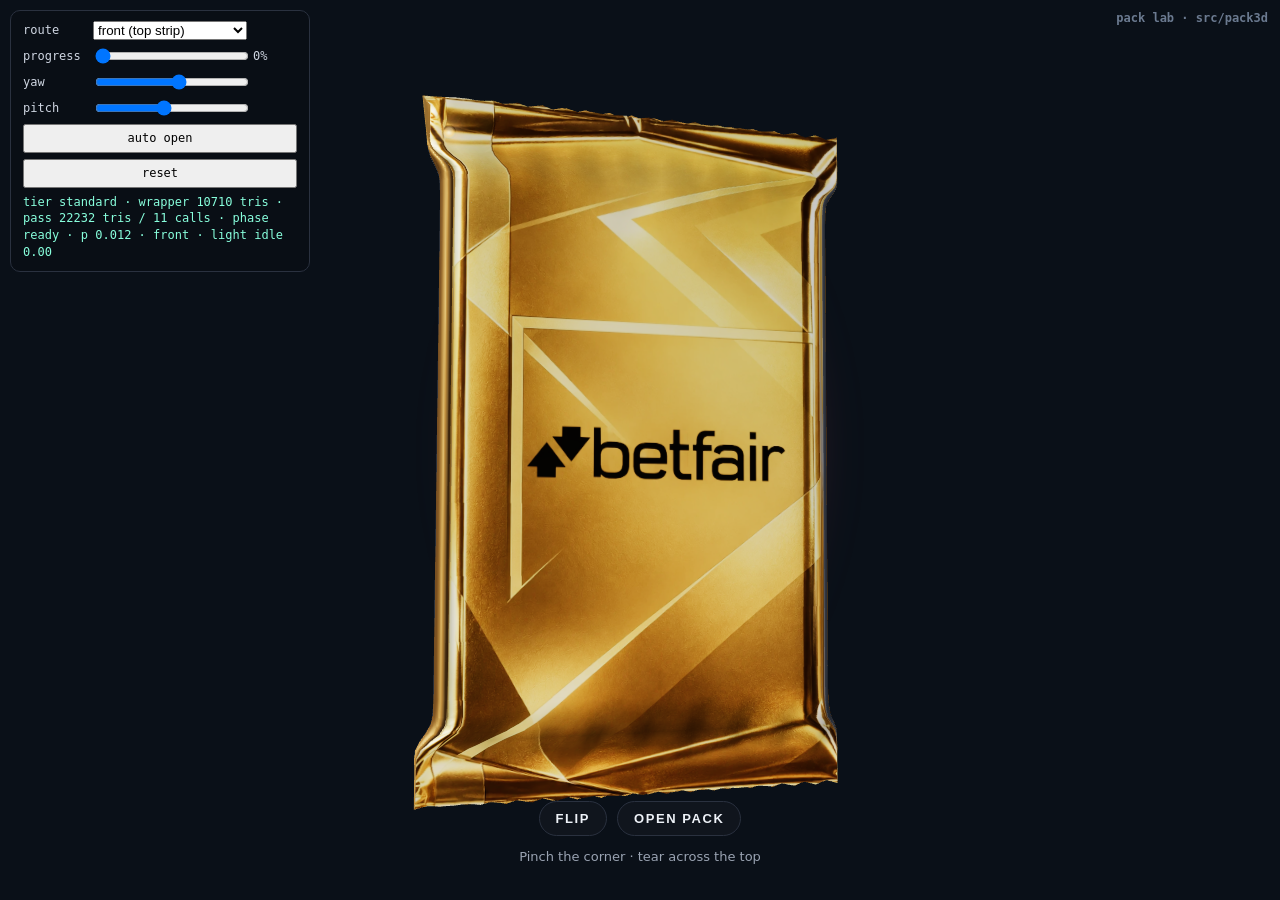
<file: tools/pack-lab.html>
<!DOCTYPE html>
<html lang="en">
  <head>
    <meta charset="UTF-8" />
    <meta name="viewport" content="width=device-width, initial-scale=1" />
    <title>Pack lab — the procedural 3D foil pack</title>
    <!-- The bench for the 3D pack (src/pack3d): the pack alone on the stage, armed, with
         the developer panel (route, progress scrubber, yaw/pitch, auto open). Inspect the
         tear at 0/10/25/50/75/95/100 %, both routes, from any angle.
           ?quality=low|standard|high   pick the tier
           ?pack=svg                    the old SVG pack, for comparison -->
    <link rel="stylesheet" href="../src/base.css" />
    <link rel="stylesheet" href="../src/card.css" />
    <script type="importmap">{ "imports": { "three": "../vendor/three.module.min.js" } }</script>
    <style>
      html, body { height: 100%; overflow: hidden; background: #0a1018; }
      #pack-stage { position: fixed; inset: 0; z-index: 2; display: flex; align-items: center; justify-content: center; touch-action: none; --tell: #ffd49e; --idle-heat: 0; }
      .pack3d-wrap.lit .pack-glow { opacity: 0; transition: opacity .6s ease; }
      .pack3d-wrap { position: absolute; inset: 0; opacity: 0; transition: opacity .4s; }
      .pack3d-wrap.ready { opacity: 1; }
      .pack3d-body { position: absolute; inset: 0; }
      .pack3d-glide { position: absolute; inset: 0; } /* the float's counter-transform layer (view.js startFloat) */
      .pack3d-wrap.settled .pack3d-body { animation: float 5s ease-in-out infinite; }
      @keyframes float { 0%, 100% { transform: translateY(-6px) rotate(-0.4deg); } 50% { transform: translateY(6px) rotate(0.4deg); } }
      .pack3d-canvas { display: block; width: 100%; height: 100%; touch-action: none; cursor: grab; }
      .pack-glow { position: absolute; left: 50%; top: 50%; transform: translate(-50%, -50%); border-radius: 50%; pointer-events: none; z-index: -1;
        opacity: calc(var(--idle-heat, 0) * 0.6); background: radial-gradient(closest-side, color-mix(in srgb, var(--tell, #ffd49e) 80%, #fff) 0%, var(--tell, #ffb877) 34%, transparent 72%); filter: blur(16px); mix-blend-mode: screen; }
      .pack3d-ui { position: absolute; left: 0; right: 0; bottom: 64px; display: flex; justify-content: center; gap: 10px; }
      .pack3d-btn { font: 600 13px/1 var(--display, sans-serif); letter-spacing: .12em; text-transform: uppercase; color: #eef2f8; background: rgba(20,24,33,.72); border: 1px solid #2a313f; border-radius: 999px; padding: 10px 16px; cursor: pointer; }
      .pack3d-cue { position: absolute; left: 0; right: 0; bottom: 34px; margin: 0; text-align: center; font-size: 13px; color: #9aa3b2; pointer-events: none; }
      .pack-fx { position: absolute; inset: 0; width: 100%; height: 100%; pointer-events: none; }
      .pack3d-notch { width: 14px; height: 14px; margin: -7px 0 0 -7px; border-radius: 50%; opacity: .7;
        background: radial-gradient(circle, #fff 0%, rgba(255,222,150,.95) 42%, transparent 72%); box-shadow: 0 0 14px 4px rgba(255,210,150,.65); }
      .pack3d-wrap.tearing .pack3d-notch, .pack3d-wrap.opening .pack3d-notch { opacity: 0; }
      .pack3d-debug { position: fixed; left: 10px; top: 10px; z-index: 20; display: grid; gap: 6px; padding: 10px 12px; background: rgba(10,14,22,.86); border: 1px solid #2a313f; border-radius: 10px; font: 12px/1.4 ui-monospace, monospace; color: #cfd6e2; width: 300px; }
      .pack3d-debug label { display: grid; grid-template-columns: 64px 1fr 44px; align-items: center; gap: 6px; }
      .pack3d-debug input[type=range] { width: 100%; }
      .pack3d-debug button { font: inherit; padding: 4px 8px; }
      .pack3d-stats { margin: 0; white-space: pre-wrap; color: #8fd; }
      .lab-title { position: fixed; right: 12px; top: 10px; font: 600 12px/1.4 ui-monospace, monospace; color: #6b7a90; }
    </style>
  </head>
  <body>
    <div id="pack-stage"></div>
    <div class="lab-title">pack lab · src/pack3d</div>
    <script type="module">
      import { createPackAuto } from "../src/pack3d/index.js";
      const q = new URLSearchParams(location.search);
      if (!q.has("packdebug")) { q.set("packdebug", "1"); history.replaceState(null, "", "?" + q); }
      const pack = await createPackAuto({
        mountEl: document.getElementById("pack-stage"),
        config: { artFront: "../assets/pack-hi.webp", artBack: "../assets/pack-back-hi.webp", cardBack: "../assets/card-back.webp", cardBackNormal: "../assets/card-back-normal.png", printFront: "../assets/pack-print-front.png", printBack: "../assets/pack-print-back.png" },
        onGrab: () => console.log("[lab] grab"),
        onOpen: () => { console.log("[lab] open → reveal"); document.body.classList.add("revealing"); },
      });
      pack.setTell(Number(q.get("tell") || 5));
      pack.setArmed(true);
      pack.present?.();
      window.lab = pack;
    </script>
  </body>
</html>
</file>
<file: src/base.css>
/* base.css — design tokens, layout, and the toolbar/chips/toggles chrome.
 *
 * Tier accent colors (--tier-0 … --tier-9) are the single source of truth for
 * rarity color: the filter chips, gallery glows, and card VFX all read them.
 * The tier ladder (the card editions) is defined in rarity.js; the colors below
 * line up with its TIER_HEX. The palette is an awards night: warm black and
 * dark-charcoal surfaces, ONE gold that runs from bronze shadow through rich
 * gold to a champagne highlight (so it reads as a metal, not a flat colour),
 * a soft amber glow behind the main object, and warm ivory for text. */

:root {
  /* surfaces — warm black → dark brown charcoal */
  --bg: #0d0b08;
  --bg-elev: #211b13;
  --bg-elev-2: #2c251a;
  --line: #3b3022;
  --line-soft: #2a2219;

  /* text — warm ivory */
  --text: #fff6e3;
  --text-dim: #c8b78f;
  --text-faint: #8a7a5a;

  /* brand — the gold material: bronze shadow / rich gold / champagne highlight */
  --bronze: #80521c;
  --accent: #d4a63a;
  --accent-strong: #f7e4aa;
  --amber: #ffb547; /* the glow that pools behind the main object */
  /* polished gold as a surface: highlight on top, a reflective horizon, bronze underneath */
  --gold-material: linear-gradient(180deg, #fbefc9 0%, #f0cf6c 32%, #c89a2e 52%, #e2b84c 70%, #9a701c 100%);

  /* tier accents — the card editions, low → high */
  --tier-0: #d08a56; /* bronze              */
  --tier-1: #c3ccd8; /* silver              */
  --tier-2: #d9ad45; /* gold                */
  --tier-3: #f2c54b; /* rare gold           */
  --tier-4: #e4b64a; /* team of the week    */
  --tier-5: #ff4f6a; /* player of the match */
  --tier-6: #b46bff; /* future stars        */
  --tier-7: #2fd9c4; /* team of the season  */
  --tier-8: #4f7dff; /* team of the year    */
  --tier-9: #f7e4aa; /* legend (champagne)  */

  --radius: 14px;
  --radius-sm: 9px;
  --shadow: 0 10px 30px rgba(0, 0, 0, 0.45);
  --gap: 16px;
}

* {
  box-sizing: border-box;
}

html,
body {
  margin: 0;
  padding: 0;
}

body {
  background:
    radial-gradient(900px 620px at 50% 36%, rgba(255, 181, 71, 0.10), transparent 62%),
    radial-gradient(120% 90% at 50% 102%, rgba(0, 0, 0, 0.45), transparent 60%),
    var(--bg);
  color: var(--text);
  font: 15px/1.5 system-ui, -apple-system, "Segoe UI", Roboto, sans-serif;
  min-height: 100vh;
  -webkit-font-smoothing: antialiased;
  touch-action: manipulation; /* no double-tap-to-zoom (iOS ignores user-scalable); panning/scroll still work */
  /* stop a top-of-page swipe from chaining into the browser's pull-to-refresh
     (which reloads the page); `contain` keeps normal scrolling, just no reload/bounce */
  overscroll-behavior-y: contain;
}

.hidden {
  display: none !important;
}

/* ---- header ------------------------------------------------------------- */

.app-header {
  display: flex;
  align-items: flex-end;
  justify-content: space-between;
  gap: var(--gap);
  flex-wrap: wrap;
  padding: 22px clamp(16px, 4vw, 40px) 14px;
}

.brand {
  display: flex;
  align-items: center;
  gap: 12px;
}

.brand-mark {
  width: 30px;
  height: 30px;
  border-radius: 8px;
  background: linear-gradient(135deg, #f7e4aa, #d4a63a 45%, #80521c);
  box-shadow: 0 0 18px rgba(212, 166, 58, 0.45);
}

.brand-name {
  margin: 0;
  font-size: 22px;
  font-weight: 700;
  letter-spacing: 0.2px;
}

/* ---- master nav (Gallery ↔ Open Pack) --------------------------------- */
.app-nav {
  display: inline-flex;
  gap: 4px;
  padding: 4px;
  border-radius: 999px;
  background: var(--bg-elev);
  border: 1px solid var(--line);
}
/* floating variant for the full-screen pack page */
.app-nav--floating {
  position: fixed;
  top: calc(14px + var(--safe-top));
  left: 50%;
  transform: translateX(-50%);
  z-index: 10;
  backdrop-filter: blur(6px);
}
.nav-link {
  padding: 7px 16px;
  border-radius: 999px;
  font: inherit;
  font-size: 14px;
  font-weight: 600;
  color: var(--text-dim);
  text-decoration: none;
  white-space: nowrap;
  transition: background 0.15s ease, color 0.15s ease;
}
.nav-link:hover {
  color: var(--text);
}
.nav-link.is-active {
  color: var(--text);
  background: color-mix(in srgb, var(--accent) 24%, transparent);
}
/* don't sit over the cards during a reveal */
body.revealing .app-nav--floating {
  opacity: 0;
  pointer-events: none;
  transition: opacity 0.3s ease;
}

.set-picker {
  display: flex;
  align-items: center;
  gap: 10px;
}

.field-label {
  color: var(--text-dim);
  font-size: 12px;
  text-transform: uppercase;
  letter-spacing: 0.08em;
}

.select {
  appearance: none;
  background: var(--bg-elev) url("data:image/svg+xml,%3Csvg xmlns='http://www.w3.org/2000/svg' width='12' height='8' viewBox='0 0 12 8'%3E%3Cpath fill='%239aa3b2' d='M1 1l5 5 5-5'/%3E%3C/svg%3E")
    no-repeat right 12px center;
  color: var(--text);
  border: 1px solid var(--line);
  border-radius: var(--radius-sm);
  padding: 9px 34px 9px 12px;
  font-size: 14px;
  max-width: 280px;
  cursor: pointer;
  transition: border-color 0.15s, box-shadow 0.15s;
}

.select:hover {
  border-color: var(--accent);
}

.select:focus-visible {
  outline: none;
  border-color: var(--accent);
  box-shadow: 0 0 0 3px rgba(212, 166, 58, 0.3);
}

.card-count {
  color: var(--text-dim);
  font-size: 13px;
  font-variant-numeric: tabular-nums;
  white-space: nowrap;
}

/* ---- toolbar ------------------------------------------------------------ */

.toolbar {
  position: sticky;
  top: 0;
  z-index: 20;
  display: flex;
  flex-direction: column;
  padding: 12px clamp(16px, 4vw, 40px);
  background: rgba(13, 11, 8, 0.74);
  backdrop-filter: blur(10px);
  border-bottom: 1px solid var(--line-soft);
}

.toolbar-row {
  display: flex;
  align-items: center;
  justify-content: space-between;
  gap: var(--gap);
  flex-wrap: wrap;
}

/* filters accordion — one button collapses the mode switch + rarity chips */
.filter-toggle {
  appearance: none;
  display: inline-flex;
  align-items: center;
  gap: 8px;
  background: var(--bg-elev);
  border: 1px solid var(--line);
  color: var(--text);
  font: inherit;
  font-size: 13px;
  font-weight: 600;
  padding: 7px 13px;
  border-radius: 999px;
  cursor: pointer;
  transition: border-color 0.15s, color 0.15s;
}

.filter-toggle:hover,
.toolbar.open .filter-toggle {
  border-color: var(--accent);
}

.filter-summary {
  background: var(--bg-elev-2);
  color: var(--text-dim);
  font-size: 11px;
  padding: 2px 8px;
  border-radius: 999px;
}

.toolbar.open .filter-summary {
  display: none; /* the open panel shows the full state */
}

.chevron {
  width: 0;
  height: 0;
  border-left: 4px solid transparent;
  border-right: 4px solid transparent;
  border-top: 5px solid var(--text-dim);
  transition: transform 0.18s ease;
}

.toolbar.open .chevron {
  transform: rotate(180deg);
}

/* the collapsible panel — height animated via the grid-rows 0fr→1fr trick */
.filter-panel {
  display: grid;
  grid-template-rows: 0fr;
  opacity: 0;
  transition: grid-template-rows 0.18s ease, opacity 0.18s ease;
}

.toolbar.open .filter-panel {
  grid-template-rows: 1fr;
  opacity: 1;
}

.filter-panel-inner {
  overflow: hidden; /* clips the body so the panel can collapse to a true 0 */
  min-height: 0;
}

/* padding lives here, inside the clip — padding on .filter-panel-inner itself
   would inflate the collapsed grid track and leak a gap */
.filter-panel-body {
  display: flex;
  flex-direction: column;
  gap: 12px;
  padding-top: 12px;
}

/* mode switch — segmented control */
.switch {
  display: inline-flex;
  background: var(--bg-elev);
  border: 1px solid var(--line);
  border-radius: 999px;
  padding: 3px;
}

.switch-opt {
  appearance: none;
  border: 0;
  background: transparent;
  color: var(--text-dim);
  font: inherit;
  font-size: 13px;
  font-weight: 600;
  padding: 6px 18px;
  border-radius: 999px;
  cursor: pointer;
  transition: color 0.15s, background 0.15s;
}

.switch-opt:hover {
  color: var(--text);
}

.switch-opt.active {
  background: linear-gradient(135deg, var(--accent), var(--accent-strong));
  color: #1a1206;
}

/* display-option toggles */
.view-options {
  display: flex;
  gap: 10px;
}

.toggle {
  appearance: none;
  display: inline-flex;
  align-items: center;
  gap: 9px;
  background: var(--bg-elev);
  border: 1px solid var(--line);
  color: var(--text-dim);
  font: inherit;
  font-size: 13px;
  font-weight: 600;
  padding: 6px 14px 6px 8px;
  border-radius: 999px;
  cursor: pointer;
  transition: color 0.15s, border-color 0.15s;
}

.toggle:hover {
  color: var(--text);
  border-color: var(--accent);
}

.toggle.on {
  color: var(--text);
}

.toggle-track {
  width: 34px;
  height: 20px;
  border-radius: 999px;
  background: var(--line);
  position: relative;
  transition: background 0.18s;
  flex: none;
}

.toggle.on .toggle-track {
  background: linear-gradient(135deg, var(--accent), var(--accent-strong));
}

.toggle-thumb {
  position: absolute;
  top: 2px;
  left: 2px;
  width: 16px;
  height: 16px;
  border-radius: 50%;
  background: #fff6e3;
  transition: transform 0.18s;
}

.toggle.on .toggle-thumb {
  transform: translateX(14px);
}

/* rarity chips */
.chips {
  display: flex;
  flex-wrap: wrap;
  gap: 8px;
}

.chip {
  appearance: none;
  display: inline-flex;
  align-items: center;
  gap: 8px;
  background: var(--bg-elev);
  border: 1px solid var(--line);
  color: var(--text-dim);
  font: inherit;
  font-size: 12.5px;
  font-weight: 600;
  padding: 5px 10px;
  border-radius: 999px;
  cursor: pointer;
  opacity: 0.5;
  transition: opacity 0.15s, border-color 0.15s, color 0.15s, background 0.15s;
}

.chip:hover {
  color: var(--text);
}

.chip.active {
  opacity: 1;
  color: var(--text);
  background: var(--bg-elev-2);
  border-color: var(--line);
}

.chip-dot {
  width: 10px;
  height: 10px;
  border-radius: 50%;
  flex: none;
  box-shadow: 0 0 8px currentColor;
}

.chip-count {
  color: var(--text-faint);
  font-variant-numeric: tabular-nums;
}

.chip.active .chip-count {
  color: var(--text-dim);
}

/* ---- gallery grid ------------------------------------------------------- */

.status-hint {
  text-align: center;
  color: var(--text-dim);
  padding: 60px 16px;
  font-size: 15px;
}

.card-grid {
  display: grid;
  grid-template-columns: repeat(auto-fill, minmax(150px, 1fr));
  gap: clamp(12px, 1.6vw, 22px);
  padding: clamp(16px, 3vw, 36px);
  max-width: 1500px;
  margin: 0 auto;
}

/* ---- toast -------------------------------------------------------------- */

.toast {
  position: fixed;
  left: 50%;
  bottom: 26px;
  transform: translateX(-50%);
  background: var(--bg-elev-2);
  border: 1px solid var(--line);
  color: var(--text);
  padding: 11px 18px;
  border-radius: 999px;
  box-shadow: var(--shadow);
  z-index: 200;
  font-size: 14px;
}

/* ---- lightbox ----------------------------------------------------------- */

.lightbox {
  position: fixed;
  inset: 0;
  z-index: 100;
  display: flex;
  flex-direction: column;
  align-items: center;
  justify-content: center;
  gap: 22px;
  background: rgba(8, 6, 3, 0.86);
  backdrop-filter: blur(8px);
  /* let touch drags drive the card tilt instead of scrolling/panning the page */
  touch-action: none;
}

.lightbox-close {
  position: absolute;
  top: 18px;
  right: 22px;
  width: 42px;
  height: 42px;
  border-radius: 50%;
  border: 1px solid var(--line);
  background: var(--bg-elev);
  color: var(--text);
  font-size: 24px;
  line-height: 1;
  cursor: pointer;
  transition: background 0.15s, transform 0.15s;
}

.lightbox-close:hover {
  background: var(--bg-elev-2);
  transform: scale(1.05);
}

/* Perspective sits on the card's DIRECT parent so the card foreshortens — the
   corner under the pointer balloons toward you while the opposite shrinks. It
   must be the direct parent: an element in between with the default transform-
   style:flat flattens the rotation to an orthographic skew. Smaller = more
   dramatic 3D pop (and more keystone); larger = flatter. */
#lightbox-host {
  perspective: 800px;
  perspective-origin: 50% 50%;
}

.lightbox-caption {
  color: var(--text);
  font-size: 16px;
  text-align: center;
  max-width: 80vw;
}

.lightbox-caption .cap-rarity {
  color: var(--accent);
  font-weight: 600;
}

@media (max-width: 640px) {
  .app-header {
    align-items: flex-start;
  }
  .select {
    max-width: 200px;
  }
}
</file>
<file: src/card.css>
/* card.css — the shared Card component (see card.js).
 *
 * One element, two variants:
 *   .card--grid    flat clickable thumbnail with a meta overlay
 *   .card--detail  flat double-sided card for the lightbox (tilt/glare by JS)
 *
 * Every card carries .tier-N + data-tier (rarity tier) and a .card__vfx layer
 * stamped with data-vfx (the tier's effect id). The holo/foil effects key off
 * those, so a card inherits its look purely from its rarity — no per-card wiring.
 *
 * Interactive lightbox vars set by lightbox.js on the .card element:
 *   --mx/--my     glare focus       (%)
 *   --posx/--posy foil shift        (%)
 *   --hyp         pointer intensity (0–1)  */

:root {
  /* card aspect ratio — a standard trading card is 63mm × 88mm */
  --card-aspect: 63 / 88;
  /* the ONE size for a full (detail) card — used by the gallery lightbox AND the
     pack reveal, so a card is the same size everywhere */
  --card-detail-w: min(64vw, 42vh, 350px);
}

.card {
  --tier-color: var(--tier-0);
  position: relative;
  border-radius: var(--radius);
  overflow: hidden;
  aspect-ratio: var(--card-aspect);
}

/* bind each tier to its accent color so glow/VFX can read one variable */
.card.tier-0 { --tier-color: var(--tier-0); }
.card.tier-1 { --tier-color: var(--tier-1); }
.card.tier-2 { --tier-color: var(--tier-2); }
.card.tier-3 { --tier-color: var(--tier-3); }
.card.tier-4 { --tier-color: var(--tier-4); }
.card.tier-5 { --tier-color: var(--tier-5); }
.card.tier-6 { --tier-color: var(--tier-6); }
.card.tier-7 { --tier-color: var(--tier-7); }
.card.tier-8 { --tier-color: var(--tier-8); }
.card.tier-9 { --tier-color: var(--tier-9); }

.card__art {
  display: block;
  width: 100%;
  height: 100%;
  object-fit: cover;
  border-radius: inherit;
  background: var(--bg-elev);
  /* a touch-and-hold on the card drives the tilt — suppress the browser's
     long-press image callout / drag-ghost / selection that would hijack it.
     pointer-events:none makes the long-press land on the parent <div> instead of
     this <img>, so iOS shows no image context menu (callout:none alone doesn't
     stop the newer iOS menu). All card interaction is handled on parent elements
     (gallery grid, lightbox overlay, reveal slot), never on the image. */
  pointer-events: none;
  -webkit-touch-callout: none;
  -webkit-user-drag: none;
  user-select: none;
  -webkit-user-select: none;
}

/* ---- grid tile ---------------------------------------------------------- */

.card--grid {
  cursor: pointer;
  background: var(--bg-elev);
  box-shadow: 0 2px 10px rgba(0, 0, 0, 0.4);
  transition: transform 0.18s ease, box-shadow 0.18s ease;
  /* a faint rarity ring; brighter tiers glow more */
  outline: 1px solid color-mix(in srgb, var(--tier-color) 35%, transparent);
  outline-offset: -1px;
}

.card--grid:hover {
  transform: translateY(-6px) scale(1.02);
  box-shadow:
    0 14px 34px rgba(0, 0, 0, 0.5),
    0 0 22px color-mix(in srgb, var(--tier-color) 55%, transparent);
  z-index: 2;
}

/* higher tiers get a persistent ambient glow even at rest */
.card--grid.tier-5,
.card--grid.tier-6,
.card--grid.tier-7,
.card--grid.tier-8,
.card--grid.tier-9 {
  box-shadow:
    0 2px 10px rgba(0, 0, 0, 0.4),
    0 0 16px color-mix(in srgb, var(--tier-color) 30%, transparent);
}

.card__meta {
  position: absolute;
  inset: auto 0 0 0;
  display: flex;
  flex-direction: column;
  gap: 2px;
  padding: 22px 10px 9px;
  background: linear-gradient(to top, rgba(10, 8, 5, 0.92), transparent);
  pointer-events: none;
}

.card__name {
  font-size: 13px;
  font-weight: 600;
  color: #fff6e3;
  white-space: nowrap;
  overflow: hidden;
  text-overflow: ellipsis;
}

.card__rarity {
  font-size: 11px;
  font-weight: 600;
  color: var(--tier-color);
  text-shadow: 0 0 8px color-mix(in srgb, var(--tier-color) 60%, transparent);
}

/* ---- detail (lightbox) card -------------------------------------------- */

.card--detail {
  /* Mobile-first, and kept well under the viewport on purpose: press-and-hold
     grows the card (and the strong perspective balloons its near corner), so the
     resting size needs room to grow into without clipping or hitting the
     caption. Smaller resting also makes the hold-to-grow read as more dramatic. */
  --w: var(--card-detail-w);
  width: var(--w);
  height: auto;
  aspect-ratio: var(--card-aspect);
  transform-style: preserve-3d;
  will-change: transform;
  /* radius scales with the card's own width so corners stay proportional from
     phone up to the 380px desktop cap (~21px) */
  border-radius: calc(var(--w) * 0.055);
  overflow: visible; /* preserve-3d needs it — overflow:hidden would flatten the flip */
  box-shadow: 0 40px 80px rgba(0, 0, 0, 0.6);
}

/* flat front face — holds art + holo so mix-blend works against the art */
.card__face {
  position: absolute;
  inset: 0;
  border-radius: inherit;
  overflow: hidden;
  backface-visibility: hidden;
  transform-style: flat;
  /* Isolate the blend group: the holo/foil layers below use color-dodge/overlay,
     which must blend ONLY against the card art inside this face — never against
     whatever sits behind the card (the dark stage). An explicit isolation context
     pins that down; without it, Android compositors can blend against the wrong
     backdrop and render the foil as garbage. */
  isolation: isolate;
}

.card__face .card__art {
  border-radius: inherit;
}

/* ---- shaped player cards (data-frame) ------------------------------------
 * A painted player card is its FRAME's silhouette with nothing around it
 * (cardart.js bakes it with alpha). So the face is masked to that silhouette —
 * the holo / glare / sparkle / gleam layers stop at the frame's edge instead of
 * lighting a rectangle — and the rectangular box-shadow gives way to
 * .card__shade: a pre-blurred silhouette (assets/frames/shade-*.png, padded 10%
 * per side, hence inset:-10%) tinted dark and dropped a touch, so the shadow has
 * the frame's shape. .card__glow is the same silhouette in the tier colour — the
 * rarity glow the reveal fades in (index.html). Both are STATIC masked fills:
 * no animated filter, nothing re-rastered as the card tilts. */
.card[data-frame] {
  border-radius: 0;
  background: none;
  outline: none;
}
.card[data-frame="gold"] { --frame-mask: url("../assets/frames/mask-gold.png"); --frame-shade: url("../assets/frames/shade-gold.png"); --frame-field: url("../assets/frames/field-gold.png"); }
.card[data-frame="icon"] { --frame-mask: url("../assets/frames/mask-icon.png"); --frame-shade: url("../assets/frames/shade-icon.png"); --frame-field: url("../assets/frames/field-icon.png"); }
.card--detail[data-frame] { box-shadow: none; }
.card[data-frame] .card__art { background: none; }
.card[data-frame] .card__face,
.card--grid[data-frame] {
  -webkit-mask: var(--frame-mask) center / 100% 100% no-repeat;
  mask: var(--frame-mask) center / 100% 100% no-repeat;
}
.card__shade,
.card__glow {
  position: absolute;
  inset: -10%;
  pointer-events: none;
  -webkit-mask: var(--frame-shade) center / 100% 100% no-repeat;
  mask: var(--frame-shade) center / 100% 100% no-repeat;
}
.card__shade {
  background: rgba(0, 0, 0, 0.6);
  transform: translateY(4%);
}
.card__glow {
  background: var(--tier-color);
  opacity: 0;
  transform: scale(1.05);
  transition: opacity 0.35s ease;
}

/* ---- the film inside the frame (reveal.js cinema()) ----------------------
 * A staged card's clip plays INSIDE its frame: .card__cinema is a layer over the
 * card's face and its print, masked to the frame's FIELD (the inside of the rim —
 * the same field cardart.js clips the player to), so the rim stays the card's
 * while the inside dips to black, the clip plays in it, and the black lifts. The
 * clip sits on the field's box (--field-t/-l/-h/-w, from the field's alpha) and
 * covers it; the mask trims it to the field's shape. */
.card__cinema {
  position: absolute;
  inset: 0;
  background: #000;
  opacity: 0;
  pointer-events: none;
  -webkit-mask: var(--frame-field) center / 100% 100% no-repeat;
  mask: var(--frame-field) center / 100% 100% no-repeat;
  will-change: opacity;
}
.card__cinema .cinema__video {
  position: absolute;
  inset: auto;
  top: var(--field-t); left: var(--field-l); height: var(--field-h); width: var(--field-w);
}
.card[data-frame="gold"] .card__cinema { --field-t: 1.7%; --field-l: 6.08%; --field-h: 96.59%; --field-w: 87.83%; }
.card[data-frame="icon"] .card__cinema { --field-t: 3.41%; --field-l: 10.05%; --field-h: 91.67%; --field-w: 79.89%; }

/* card back — the gold frame dimmed, with the brand lockup (assets/card-back.webp,
   rendered by tools/art/packart.js drawCardBack), shown when the card is turned to
   its back (the front face hides via backface-visibility). It's SHAPED like the
   front (alpha outside the frame), drawn to the card's box. Path is relative to
   this file. */
.card__back {
  position: absolute;
  inset: 0;
  border-radius: inherit;
  backface-visibility: hidden;
  overflow: hidden;
  background: url("../assets/card-back.webp") center / 100% 100% no-repeat;
}

/* thin paper edge — flat matte color, deliberately no holo/glare/reflection
   (positioned in z by card.js to fill the 1px gap between front and back) */
.card__edge {
  position: absolute;
  inset: 0;
  border-radius: inherit;
  background: #d7d4cc;
}

/* ---- glare (detail) ----------------------------------------------------- */

.card__glare {
  position: absolute;
  inset: 0;
  border-radius: inherit;
  pointer-events: none;
  background: radial-gradient(
    circle at var(--mx, 50%) var(--my, 50%),
    rgba(255, 255, 255, 0.55),
    rgba(255, 255, 255, 0.08) 38%,
    transparent 60%
  );
  mix-blend-mode: overlay;
  opacity: calc(0.25 + var(--hyp, 0) * 0.55);
}

/* a tight specular hotspot that tracks the pointer */
.card__sparkle {
  position: absolute;
  inset: 0;
  border-radius: inherit;
  pointer-events: none;
  background: radial-gradient(
    circle at var(--mx, 50%) var(--my, 50%),
    rgba(255, 255, 255, 0.9),
    transparent 14%
  );
  mix-blend-mode: color-dodge;
  opacity: calc(var(--hyp, 0) * 0.5);
}

/* ---- the player's material (detail) -------------------------------------
 * The frame is METAL — the glare / sparkle / foil above light it warm, broad
 * and tinted. The player photo is a different stock: a matte print, so it must
 * not catch the metal's light. .card__player lays the card art again over all
 * of those layers, through the player's silhouette (cardart.js bakes it as
 * card.playerMask) — which blanks the metal's reflections on the player. The
 * photo carries no light of its own: the sweeping streak that used to ride the
 * pointer across the face read as a smear, so the print stays flat and the
 * cut-out's soft edge and chest fade hand over to the metal gradually. */
.card__player {
  position: absolute;
  inset: 0;
  pointer-events: none;
  background: var(--player-art) center / 100% 100% no-repeat;
  -webkit-mask: var(--player-mask) center / 100% 100% no-repeat;
  mask: var(--player-mask) center / 100% 100% no-repeat;
}

/* ======================================================================== *
 *  HOLO / FOIL VFX — one definition per tier, keyed on data-vfx.
 *  Gated behind body.holo-on so the Holo toggle can switch it off.
 * ======================================================================== */

.card__vfx {
  position: absolute;
  inset: 0;
  border-radius: inherit;
  pointer-events: none;
  opacity: 0;
  background-blend-mode: color-dodge;
  mix-blend-mode: color-dodge;
  transition: opacity 0.2s;
}

body:not(.holo-on) .card__vfx {
  display: none;
}

/* --- grid: a quiet static sheen so rarity reads at a glance ------------- */

body.holo-on .card--grid .card__vfx {
  background: linear-gradient(
    115deg,
    transparent 30%,
    color-mix(in srgb, var(--tier-color) 50%, transparent) 48%,
    rgba(255, 255, 255, 0.55) 50%,
    color-mix(in srgb, var(--tier-color) 50%, transparent) 52%,
    transparent 70%
  );
  background-size: 250% 250%;
  mix-blend-mode: soft-light;
  opacity: 0;
}

/* Bronze/Silver/Gold stay matte; Rare Gold and up get the sheen on hover */
body.holo-on .card--grid.tier-3:hover .card__vfx,
body.holo-on .card--grid.tier-4:hover .card__vfx,
body.holo-on .card--grid.tier-5:hover .card__vfx,
body.holo-on .card--grid.tier-6:hover .card__vfx,
body.holo-on .card--grid.tier-7:hover .card__vfx,
body.holo-on .card--grid.tier-8:hover .card__vfx,
body.holo-on .card--grid.tier-9:hover .card__vfx {
  opacity: 0.85;
  animation: sheen 0.9s ease;
}

@keyframes sheen {
  from { background-position: 0% 0%; }
  to { background-position: 100% 100%; }
}

/* --- detail: interactive foil driven by --posx/--posy/--hyp ------------- */

/* base foil layer shared by all foiled editions in the lightbox / reveal */
body.holo-on .card--detail .card__vfx {
  opacity: calc(var(--hyp, 0) * 0.9);
}

/* Bronze + Silver are matte metal: no foil */
body.holo-on .card--detail .card__vfx[data-vfx="bronze"],
body.holo-on .card--detail .card__vfx[data-vfx="silver"] {
  background: none;
  opacity: 0;
}

/* Gold — a soft white shimmer across the metal */
body.holo-on .card--detail .card__vfx[data-vfx="gold"] {
  background: linear-gradient(
    115deg,
    transparent,
    rgba(255, 255, 255, 0.4),
    transparent
  );
  background-size: 200% 200%;
  background-position: var(--posx, 50%) var(--posy, 50%);
  opacity: calc(var(--hyp, 0) * 0.5);
}

/* Rare Gold, Team of the Week, Player of the Match — single-hue foil bands
   in the edition's own colour */
body.holo-on .card--detail .card__vfx[data-vfx="raregold"],
body.holo-on .card--detail .card__vfx[data-vfx="totw"],
body.holo-on .card--detail .card__vfx[data-vfx="potm"] {
  background:
    repeating-linear-gradient(
      115deg,
      transparent 0,
      color-mix(in srgb, var(--tier-color) 70%, transparent) 6%,
      rgba(255, 255, 255, 0.6) 9%,
      transparent 14%
    );
  background-size: 220% 220%;
  background-position: var(--posx, 50%) var(--posy, 50%);
}

/* Future Stars — a two-tone neon sweep (violet ↔ mint) */
body.holo-on .card--detail .card__vfx[data-vfx="future"] {
  background:
    repeating-linear-gradient(
      110deg,
      #b46bff 0%,
      #7dffd2 14%,
      #ffffff 20%,
      #6c3cff 30%,
      #b46bff 40%
    );
  background-size: 300% 300%;
  background-position: var(--posx, 50%) var(--posy, 50%);
  opacity: calc(0.1 + var(--hyp, 0) * 0.55);
}

/* Team of the Season — a cool aqua-to-white prism */
body.holo-on .card--detail .card__vfx[data-vfx="tots"] {
  background:
    repeating-linear-gradient(
      110deg,
      #2fd9c4 0%,
      #9ff7ec 12%,
      #ffffff 18%,
      #4fb3ff 30%,
      #2fd9c4 42%
    );
  background-size: 300% 300%;
  background-position: var(--posx, 50%) var(--posy, 50%);
  opacity: calc(0.1 + var(--hyp, 0) * 0.55);
}

/* Moving GLITTER DUST — a field of tiny specular points laid OVER the foil band
   (Rare Gold and up). It parallaxes with --posx/--posy at its own rate and
   twinkles on a short loop, so the surface sparkles like real foil instead of a
   flat gradient. Opacity rides --hyp via the parent .card__vfx, so it only
   sparkles as you tilt. Animates opacity ONLY (compositor-cheap). */
body.holo-on .card--detail .card__vfx[data-vfx="raregold"]::after,
body.holo-on .card--detail .card__vfx[data-vfx="totw"]::after,
body.holo-on .card--detail .card__vfx[data-vfx="potm"]::after,
body.holo-on .card--detail .card__vfx[data-vfx="future"]::after,
body.holo-on .card--detail .card__vfx[data-vfx="tots"]::after,
body.holo-on .card--detail .card__vfx[data-vfx="toty"]::after,
body.holo-on .card--detail .card__vfx[data-vfx="legend"]::after {
  content: "";
  position: absolute;
  inset: 0;
  border-radius: inherit;
  background-image:
    radial-gradient(circle, rgba(255, 255, 255, 0.95) 0, rgba(255, 255, 255, 0) 45%),
    radial-gradient(circle, rgba(255, 255, 255, 0.7) 0, rgba(255, 255, 255, 0) 42%);
  background-size: 6px 6px, 11px 11px;
  background-position:
    var(--posx, 50%) var(--posy, 50%),
    calc(var(--posx, 50%) * -0.7) calc(var(--posy, 50%) * 0.6);
  mix-blend-mode: color-dodge;
  pointer-events: none;
  animation: glitter 1.5s ease-in-out infinite;
}
@keyframes glitter {
  0%, 100% { opacity: 0.55; }
  50% { opacity: 0.2; }
}
@media (prefers-reduced-motion: reduce) {
  body.holo-on .card--detail .card__vfx::after { animation: none; opacity: 0.7; }
}

/* Team of the Year + Legend — the premium foil: a denser prism in the edition's
   own palette (royal blue + gold / ivory + gold) over fine engraved hatching */
body.holo-on .card--detail .card__vfx[data-vfx="toty"],
body.holo-on .card--detail .card__vfx[data-vfx="legend"] {
  background:
    repeating-linear-gradient(
      110deg,
      var(--foil-a) 0%,
      var(--foil-b) 9%,
      #ffffff 15%,
      var(--foil-c) 24%,
      var(--foil-b) 33%,
      var(--foil-a) 42%
    ),
    repeating-linear-gradient(
      -70deg,
      rgba(255, 255, 255, 0.18) 0 2px,
      transparent 2px 5px
    );
  background-size: 280% 280%, 100% 100%;
  background-position: var(--posx, 50%) var(--posy, 50%), 0 0;
  background-blend-mode: color-dodge, overlay;
  /* a painted card is flatter than a scan, so the prism must sit lighter on it */
  opacity: calc(0.12 + var(--hyp, 0) * 0.5);
}
body.holo-on .card--detail .card__vfx[data-vfx="toty"] {
  --foil-a: #4f7dff;
  --foil-b: #d4a63a;
  --foil-c: #8fb0ff;
}
body.holo-on .card--detail .card__vfx[data-vfx="legend"] {
  --foil-a: #f7e4aa;
  --foil-b: #e8bf5a;
  --foil-c: #fff8e6;
}
</file>
